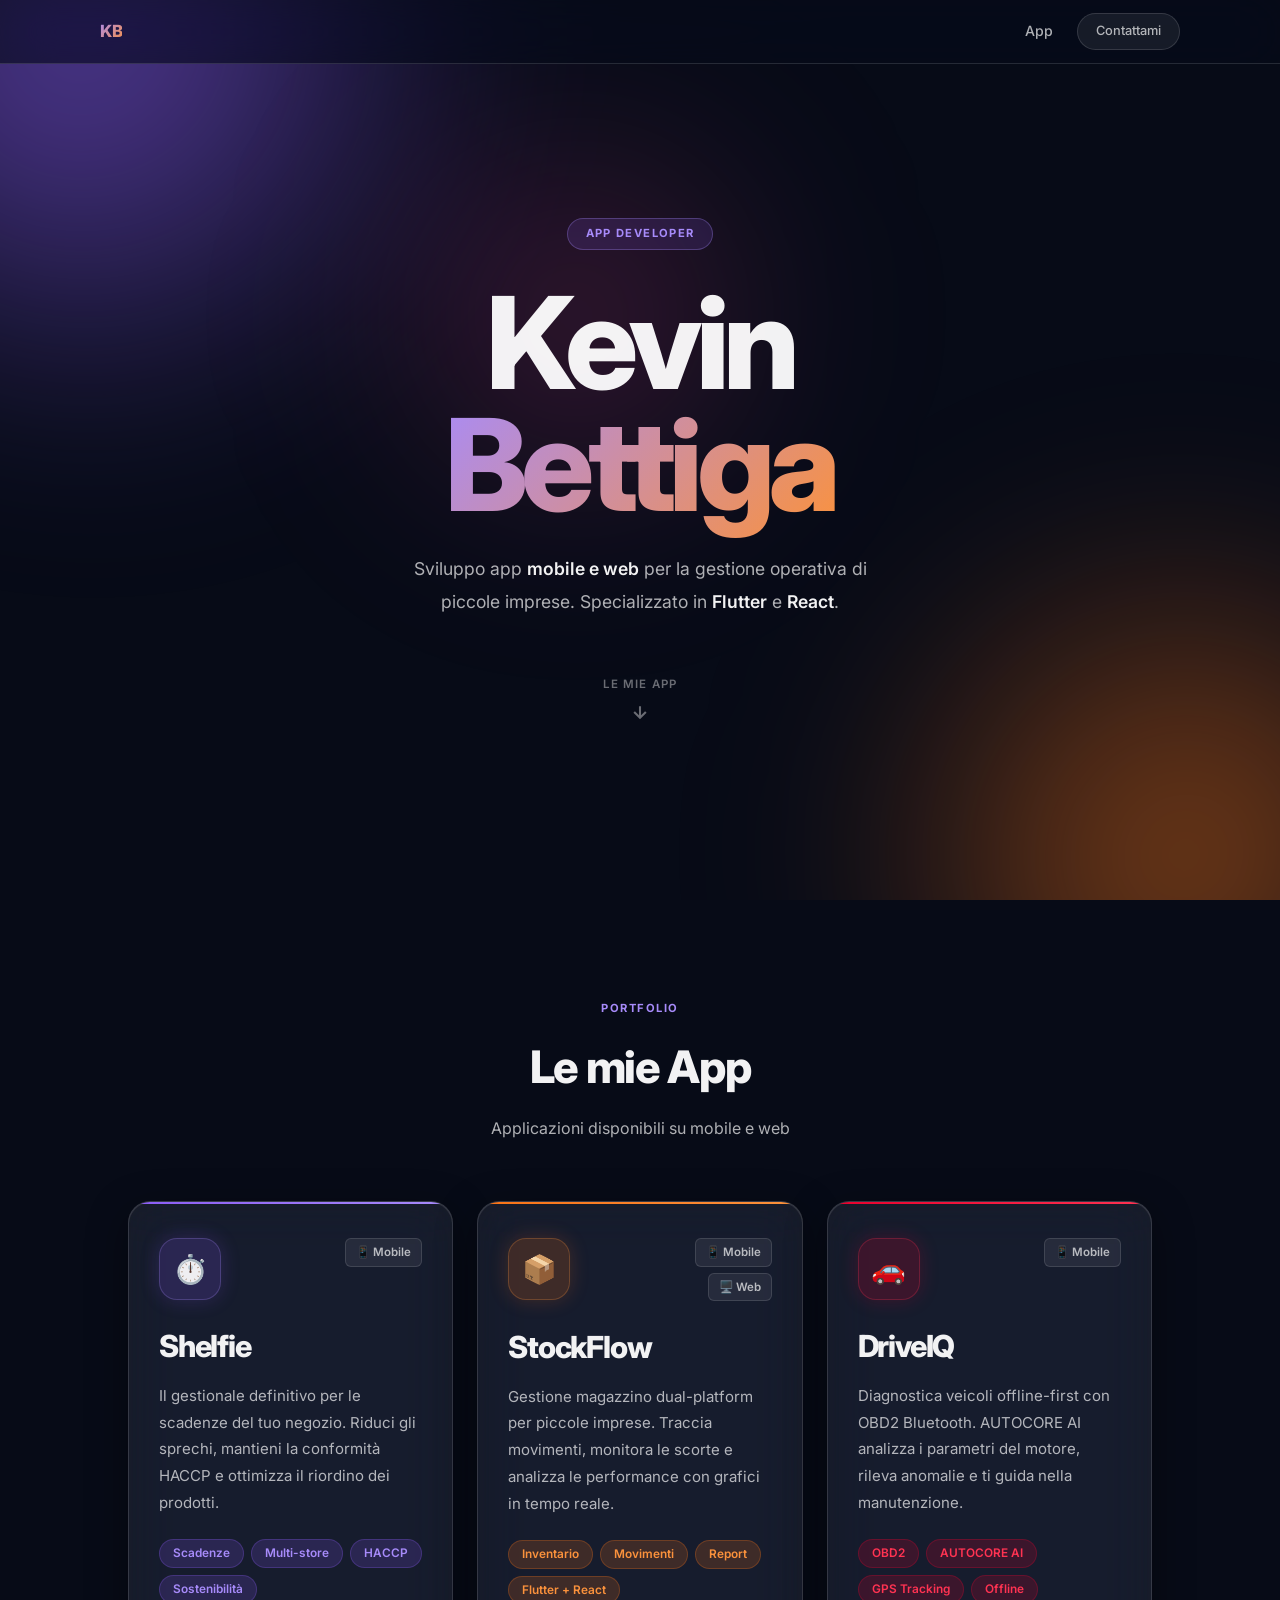
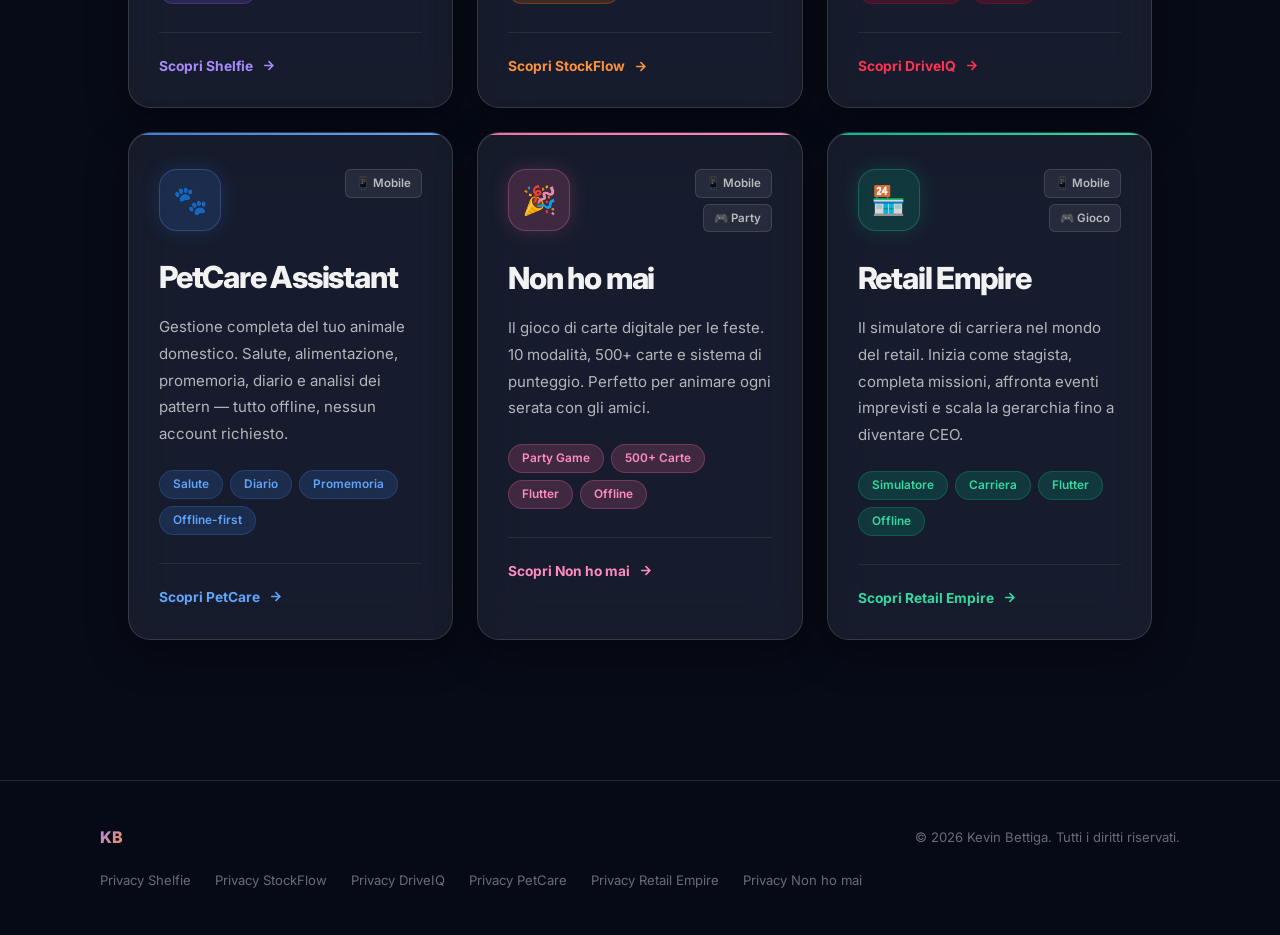
<file: index.html>
<!DOCTYPE html>
<html lang="it">
<head>
    <meta charset="UTF-8">
    <meta name="viewport" content="width=device-width, initial-scale=1.0">
    <title>Kevin Bettiga — App Developer</title>
    <meta name="description" content="Portfolio di Kevin Bettiga, sviluppatore di app mobile e web. Shelfie, StockFlow e DriveIQ.">
    <link rel="preconnect" href="https://fonts.googleapis.com">
    <link rel="stylesheet" href="style.css">
    <link href="https://fonts.googleapis.com/css2?family=Inter:wght@300;400;500;600;700;800&display=swap" rel="stylesheet">
</head>
<body>

    <!-- Fixed background canvas -->
    <div class="bg-canvas" aria-hidden="true">
        <div class="blob blob-1"></div>
        <div class="blob blob-2"></div>
        <div class="blob blob-3"></div>
    </div>

    <!-- Nav -->
    <nav class="nav">
        <div class="nav__inner">
            <span class="nav__logo grad-duo">KB</span>
            <div class="nav__links">
                <a href="#apps">App</a>
                <a href="mailto:kevinbettiga99x@gmail.com" class="nav__pill">Contattami</a>
            </div>
        </div>
    </nav>

    <!-- Hero -->
    <section class="hero">
        <div class="hero__content">
            <div class="hero__badge">App Developer</div>
            <h1 class="hero__title">Kevin<br><span class="grad-duo">Bettiga</span></h1>
            <p class="hero__sub">Sviluppo app <strong>mobile e web</strong> per la gestione operativa di piccole imprese. Specializzato in <strong>Flutter</strong> e <strong>React</strong>.</p>
            <a href="#apps" class="hero__arrow">
                Le mie app
                <svg width="20" height="20" viewBox="0 0 24 24" fill="none" stroke="currentColor" stroke-width="2.5"><path d="M12 5v14M5 12l7 7 7-7"/></svg>
            </a>
        </div>
    </section>

    <!-- Apps -->
    <section id="apps" class="apps-section">
        <div class="container">
            <p class="eyebrow">Portfolio</p>
            <h2 class="section-title">Le mie App</h2>
            <p class="section-sub">Applicazioni disponibili su mobile e web</p>

            <div class="apps-grid">

                <a href="shelfie.html" class="app-card app-card--shelfie fade-up d1">
                    <div class="app-card__bar"></div>
                    <div class="app-card__body">
                        <div class="app-card__head">
                            <div class="app-icon app-icon--purple">⏱️</div>
                            <div class="app-platforms">
                                <span class="platform-pill">📱 Mobile</span>
                            </div>
                        </div>
                        <h3 class="app-card__name">Shelfie</h3>
                        <p class="app-card__desc">Il gestionale definitivo per le scadenze del tuo negozio. Riduci gli sprechi, mantieni la conformità HACCP e ottimizza il riordino dei prodotti.</p>
                        <div class="app-tags">
                            <span class="tag tag--purple">Scadenze</span>
                            <span class="tag tag--purple">Multi-store</span>
                            <span class="tag tag--purple">HACCP</span>
                            <span class="tag tag--purple">Sostenibilità</span>
                        </div>
                        <div class="app-card__cta">
                            Scopri Shelfie
                            <svg width="15" height="15" viewBox="0 0 24 24" fill="none" stroke="currentColor" stroke-width="2.5"><path d="M5 12h14M12 5l7 7-7 7"/></svg>
                        </div>
                    </div>
                </a>

                <a href="stockflow.html" class="app-card app-card--stockflow fade-up d2">
                    <div class="app-card__bar"></div>
                    <div class="app-card__body">
                        <div class="app-card__head">
                            <div class="app-icon app-icon--orange">📦</div>
                            <div class="app-platforms">
                                <span class="platform-pill">📱 Mobile</span>
                                <span class="platform-pill">🖥️ Web</span>
                            </div>
                        </div>
                        <h3 class="app-card__name">StockFlow</h3>
                        <p class="app-card__desc">Gestione magazzino dual-platform per piccole imprese. Traccia movimenti, monitora le scorte e analizza le performance con grafici in tempo reale.</p>
                        <div class="app-tags">
                            <span class="tag tag--orange">Inventario</span>
                            <span class="tag tag--orange">Movimenti</span>
                            <span class="tag tag--orange">Report</span>
                            <span class="tag tag--orange">Flutter + React</span>
                        </div>
                        <div class="app-card__cta">
                            Scopri StockFlow
                            <svg width="15" height="15" viewBox="0 0 24 24" fill="none" stroke="currentColor" stroke-width="2.5"><path d="M5 12h14M12 5l7 7-7 7"/></svg>
                        </div>
                    </div>
                </a>

                <a href="driveiq.html" class="app-card app-card--driveiq fade-up d3">
                    <div class="app-card__bar"></div>
                    <div class="app-card__body">
                        <div class="app-card__head">
                            <div class="app-icon app-icon--red">🚗</div>
                            <div class="app-platforms">
                                <span class="platform-pill">📱 Mobile</span>
                            </div>
                        </div>
                        <h3 class="app-card__name">DriveIQ</h3>
                        <p class="app-card__desc">Diagnostica veicoli offline-first con OBD2 Bluetooth. AUTOCORE AI analizza i parametri del motore, rileva anomalie e ti guida nella manutenzione.</p>
                        <div class="app-tags">
                            <span class="tag tag--red">OBD2</span>
                            <span class="tag tag--red">AUTOCORE AI</span>
                            <span class="tag tag--red">GPS Tracking</span>
                            <span class="tag tag--red">Offline</span>
                        </div>
                        <div class="app-card__cta">
                            Scopri DriveIQ
                            <svg width="15" height="15" viewBox="0 0 24 24" fill="none" stroke="currentColor" stroke-width="2.5"><path d="M5 12h14M12 5l7 7-7 7"/></svg>
                        </div>
                    </div>
                </a>

                <a href="petcare.html" class="app-card app-card--petcare fade-up d4">
                    <div class="app-card__bar"></div>
                    <div class="app-card__body">
                        <div class="app-card__head">
                            <div class="app-icon app-icon--blue">🐾</div>
                            <div class="app-platforms">
                                <span class="platform-pill">📱 Mobile</span>
                            </div>
                        </div>
                        <h3 class="app-card__name">PetCare Assistant</h3>
                        <p class="app-card__desc">Gestione completa del tuo animale domestico. Salute, alimentazione, promemoria, diario e analisi dei pattern — tutto offline, nessun account richiesto.</p>
                        <div class="app-tags">
                            <span class="tag tag--blue">Salute</span>
                            <span class="tag tag--blue">Diario</span>
                            <span class="tag tag--blue">Promemoria</span>
                            <span class="tag tag--blue">Offline-first</span>
                        </div>
                        <div class="app-card__cta">
                            Scopri PetCare
                            <svg width="15" height="15" viewBox="0 0 24 24" fill="none" stroke="currentColor" stroke-width="2.5"><path d="M5 12h14M12 5l7 7-7 7"/></svg>
                        </div>
                    </div>
                </a>

                <a href="nonhomai.html" class="app-card app-card--nonhomai fade-up d5">
                    <div class="app-card__bar"></div>
                    <div class="app-card__body">
                        <div class="app-card__head">
                            <div class="app-icon app-icon--pink">🎉</div>
                            <div class="app-platforms">
                                <span class="platform-pill">📱 Mobile</span>
                                <span class="platform-pill">🎮 Party</span>
                            </div>
                        </div>
                        <h3 class="app-card__name">Non ho mai</h3>
                        <p class="app-card__desc">Il gioco di carte digitale per le feste. 10 modalità, 500+ carte e sistema di punteggio. Perfetto per animare ogni serata con gli amici.</p>
                        <div class="app-tags">
                            <span class="tag tag--pink">Party Game</span>
                            <span class="tag tag--pink">500+ Carte</span>
                            <span class="tag tag--pink">Flutter</span>
                            <span class="tag tag--pink">Offline</span>
                        </div>
                        <div class="app-card__cta">
                            Scopri Non ho mai
                            <svg width="15" height="15" viewBox="0 0 24 24" fill="none" stroke="currentColor" stroke-width="2.5"><path d="M5 12h14M12 5l7 7-7 7"/></svg>
                        </div>
                    </div>
                </a>

                <a href="retail-empire.html" class="app-card app-card--retail fade-up d6">
                    <div class="app-card__bar"></div>
                    <div class="app-card__body">
                        <div class="app-card__head">
                            <div class="app-icon app-icon--green">🏪</div>
                            <div class="app-platforms">
                                <span class="platform-pill">📱 Mobile</span>
                                <span class="platform-pill">🎮 Gioco</span>
                            </div>
                        </div>
                        <h3 class="app-card__name">Retail Empire</h3>
                        <p class="app-card__desc">Il simulatore di carriera nel mondo del retail. Inizia come stagista, completa missioni, affronta eventi imprevisti e scala la gerarchia fino a diventare CEO.</p>
                        <div class="app-tags">
                            <span class="tag tag--green">Simulatore</span>
                            <span class="tag tag--green">Carriera</span>
                            <span class="tag tag--green">Flutter</span>
                            <span class="tag tag--green">Offline</span>
                        </div>
                        <div class="app-card__cta">
                            Scopri Retail Empire
                            <svg width="15" height="15" viewBox="0 0 24 24" fill="none" stroke="currentColor" stroke-width="2.5"><path d="M5 12h14M12 5l7 7-7 7"/></svg>
                        </div>
                    </div>
                </a>

            </div>
        </div>
    </section>

    <!-- Footer -->
    <footer class="footer">
        <div class="footer__inner">
            <span class="footer__logo grad-duo">KB</span>
            <p class="footer__copy">&copy; 2026 Kevin Bettiga. Tutti i diritti riservati.</p>
            <div class="footer__links">
                <a href="privacy-shelfie.html">Privacy Shelfie</a>
                <a href="privacy-stockflow.html">Privacy StockFlow</a>
                <a href="privacy-driveiq.html">Privacy DriveIQ</a>
                <a href="privacy-petcare.html">Privacy PetCare</a>
                <a href="privacy-retail-empire.html">Privacy Retail Empire</a>
                <a href="privacy-nonhomai.html">Privacy Non ho mai</a>

            </div>
        </div>
    </footer>

    <script>
        const io = new IntersectionObserver(entries => {
            entries.forEach(e => { if (e.isIntersecting) { e.target.classList.add('visible'); io.unobserve(e.target); } });
        }, { threshold: 0.12 });
        document.querySelectorAll('.fade-up').forEach(el => io.observe(el));
    </script>
</body>
</html>
</file>
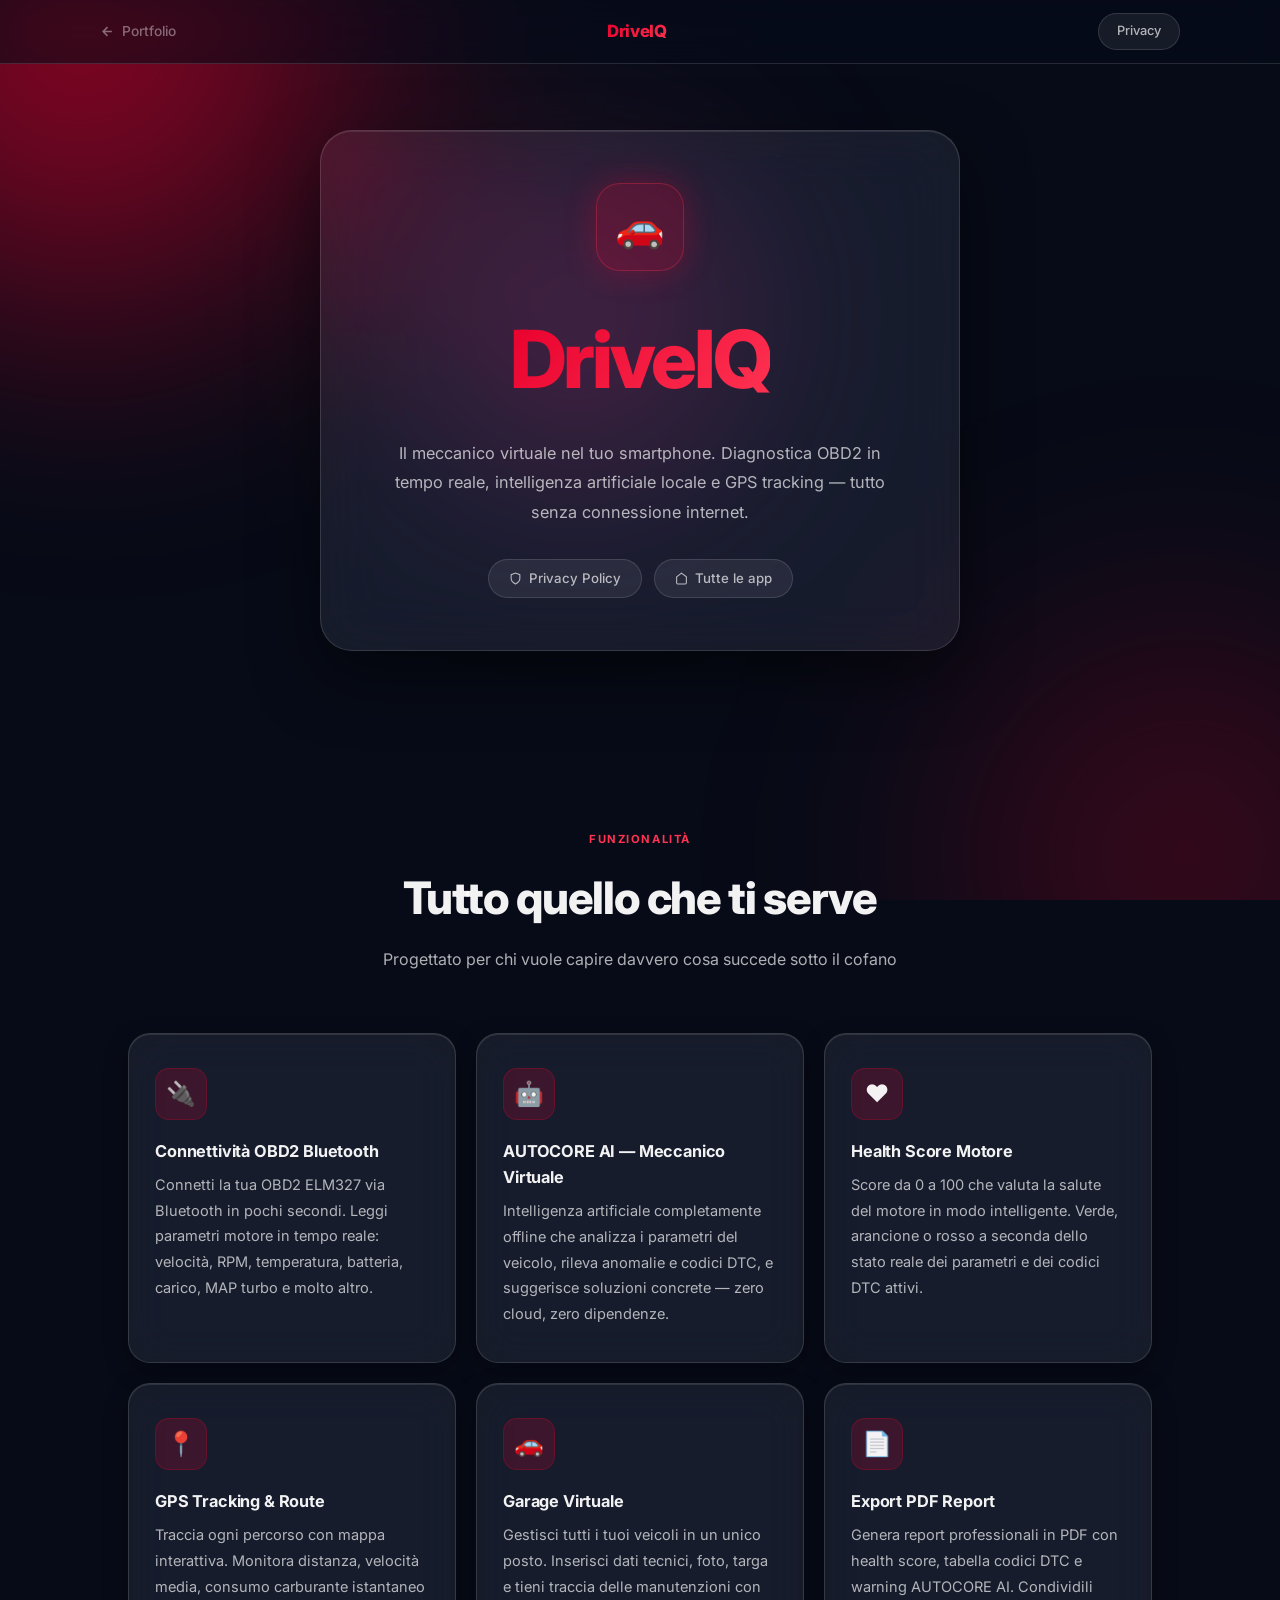
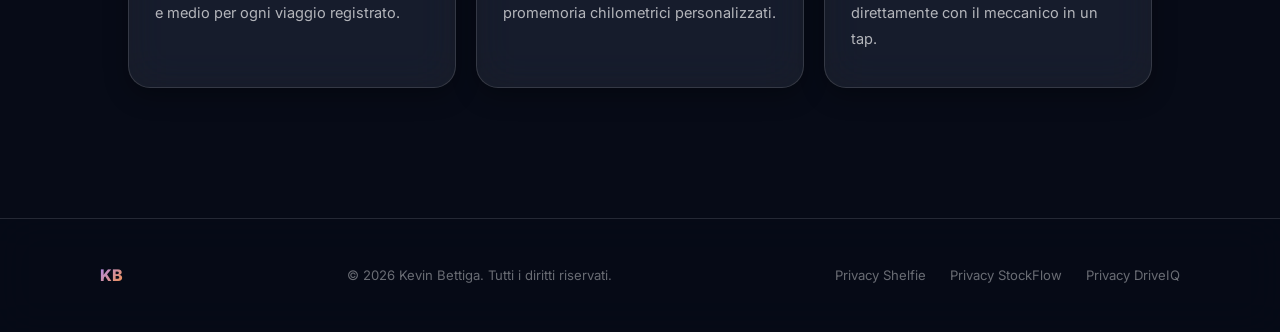
<file: driveiq.html>
<!DOCTYPE html>
<html lang="it">
<head>
    <meta charset="UTF-8">
    <meta name="viewport" content="width=device-width, initial-scale=1.0">
    <title>DriveIQ — Diagnostica veicoli offline-first con OBD2</title>
    <meta name="description" content="DriveIQ è l'app per la diagnostica del tuo veicolo. OBD2 Bluetooth, AUTOCORE AI, GPS tracking e gestione garage, tutto offline.">
    <link rel="preconnect" href="https://fonts.googleapis.com">
    <link rel="stylesheet" href="style.css">
    <link href="https://fonts.googleapis.com/css2?family=Inter:wght@300;400;500;600;700;800&display=swap" rel="stylesheet">
</head>
<body>

    <div class="bg-canvas" aria-hidden="true">
        <div class="blob blob-1 r-strong"></div>
        <div class="blob blob-2 r-soft"></div>
        <div class="blob blob-3"></div>
    </div>

    <nav class="nav">
        <div class="nav__inner">
            <a href="index.html" class="nav__back">
                <svg width="15" height="15" viewBox="0 0 24 24" fill="none" stroke="currentColor" stroke-width="2.5"><path d="M19 12H5M12 5l-7 7 7 7"/></svg>
                Portfolio
            </a>
            <span class="nav__logo grad-red">DriveIQ</span>
            <div class="nav__links">
                <a href="privacy-driveiq.html" class="nav__pill">Privacy</a>
            </div>
        </div>
    </nav>

    <header class="app-hero">
        <div class="app-hero__panel">
            <div class="app-hero__icon app-hero__icon--red">🚗</div>
            <h1 class="app-hero__title"><span class="grad-red">DriveIQ</span></h1>
            <p class="app-hero__sub">Il meccanico virtuale nel tuo smartphone. Diagnostica OBD2 in tempo reale, intelligenza artificiale locale e GPS tracking — tutto senza connessione internet.</p>
            <div class="app-hero__actions">
                <a href="privacy-driveiq.html" class="app-hero__pill">
                    <svg width="13" height="13" viewBox="0 0 24 24" fill="none" stroke="currentColor" stroke-width="2"><path d="M12 22s8-4 8-10V5l-8-3-8 3v7c0 6 8 10 8 10z"/></svg>
                    Privacy Policy
                </a>
                <a href="index.html" class="app-hero__pill">
                    <svg width="13" height="13" viewBox="0 0 24 24" fill="none" stroke="currentColor" stroke-width="2"><path d="M3 9l9-7 9 7v11a2 2 0 0 1-2 2H5a2 2 0 0 1-2-2z"/></svg>
                    Tutte le app
                </a>
            </div>
        </div>
    </header>

    <section class="features-section">
        <div class="container">
            <p class="eyebrow eyebrow--red">Funzionalità</p>
            <h2 class="section-title">Tutto quello che ti serve</h2>
            <p class="section-sub">Progettato per chi vuole capire davvero cosa succede sotto il cofano</p>

            <div class="features-grid">
                <div class="feature-card feature-card--red fade-up d1">
                    <div class="feature-icon">🔌</div>
                    <h3>Connettività OBD2 Bluetooth</h3>
                    <p>Connetti la tua OBD2 ELM327 via Bluetooth in pochi secondi. Leggi parametri motore in tempo reale: velocità, RPM, temperatura, batteria, carico, MAP turbo e molto altro.</p>
                </div>
                <div class="feature-card feature-card--red fade-up d2">
                    <div class="feature-icon">🤖</div>
                    <h3>AUTOCORE AI — Meccanico Virtuale</h3>
                    <p>Intelligenza artificiale completamente offline che analizza i parametri del veicolo, rileva anomalie e codici DTC, e suggerisce soluzioni concrete — zero cloud, zero dipendenze.</p>
                </div>
                <div class="feature-card feature-card--red fade-up d3">
                    <div class="feature-icon">❤️</div>
                    <h3>Health Score Motore</h3>
                    <p>Score da 0 a 100 che valuta la salute del motore in modo intelligente. Verde, arancione o rosso a seconda dello stato reale dei parametri e dei codici DTC attivi.</p>
                </div>
                <div class="feature-card feature-card--red fade-up d4">
                    <div class="feature-icon">📍</div>
                    <h3>GPS Tracking & Route</h3>
                    <p>Traccia ogni percorso con mappa interattiva. Monitora distanza, velocità media, consumo carburante istantaneo e medio per ogni viaggio registrato.</p>
                </div>
                <div class="feature-card feature-card--red fade-up d5">
                    <div class="feature-icon">🚗</div>
                    <h3>Garage Virtuale</h3>
                    <p>Gestisci tutti i tuoi veicoli in un unico posto. Inserisci dati tecnici, foto, targa e tieni traccia delle manutenzioni con promemoria chilometrici personalizzati.</p>
                </div>
                <div class="feature-card feature-card--red fade-up d6">
                    <div class="feature-icon">📄</div>
                    <h3>Export PDF Report</h3>
                    <p>Genera report professionali in PDF con health score, tabella codici DTC e warning AUTOCORE AI. Condividili direttamente con il meccanico in un tap.</p>
                </div>
            </div>
        </div>
    </section>

    <footer class="footer">
        <div class="footer__inner">
            <span class="footer__logo grad-duo">KB</span>
            <p class="footer__copy">&copy; 2026 Kevin Bettiga. Tutti i diritti riservati.</p>
            <div class="footer__links">
                <a href="privacy-shelfie.html">Privacy Shelfie</a>
                <a href="privacy-stockflow.html">Privacy StockFlow</a>
                <a href="privacy-driveiq.html">Privacy DriveIQ</a>
            </div>
        </div>
    </footer>

    <script>
        const io = new IntersectionObserver(entries => {
            entries.forEach(e => { if (e.isIntersecting) { e.target.classList.add('visible'); io.unobserve(e.target); } });
        }, { threshold: 0.12 });
        document.querySelectorAll('.fade-up').forEach(el => io.observe(el));
    </script>
</body>
</html>
</file>
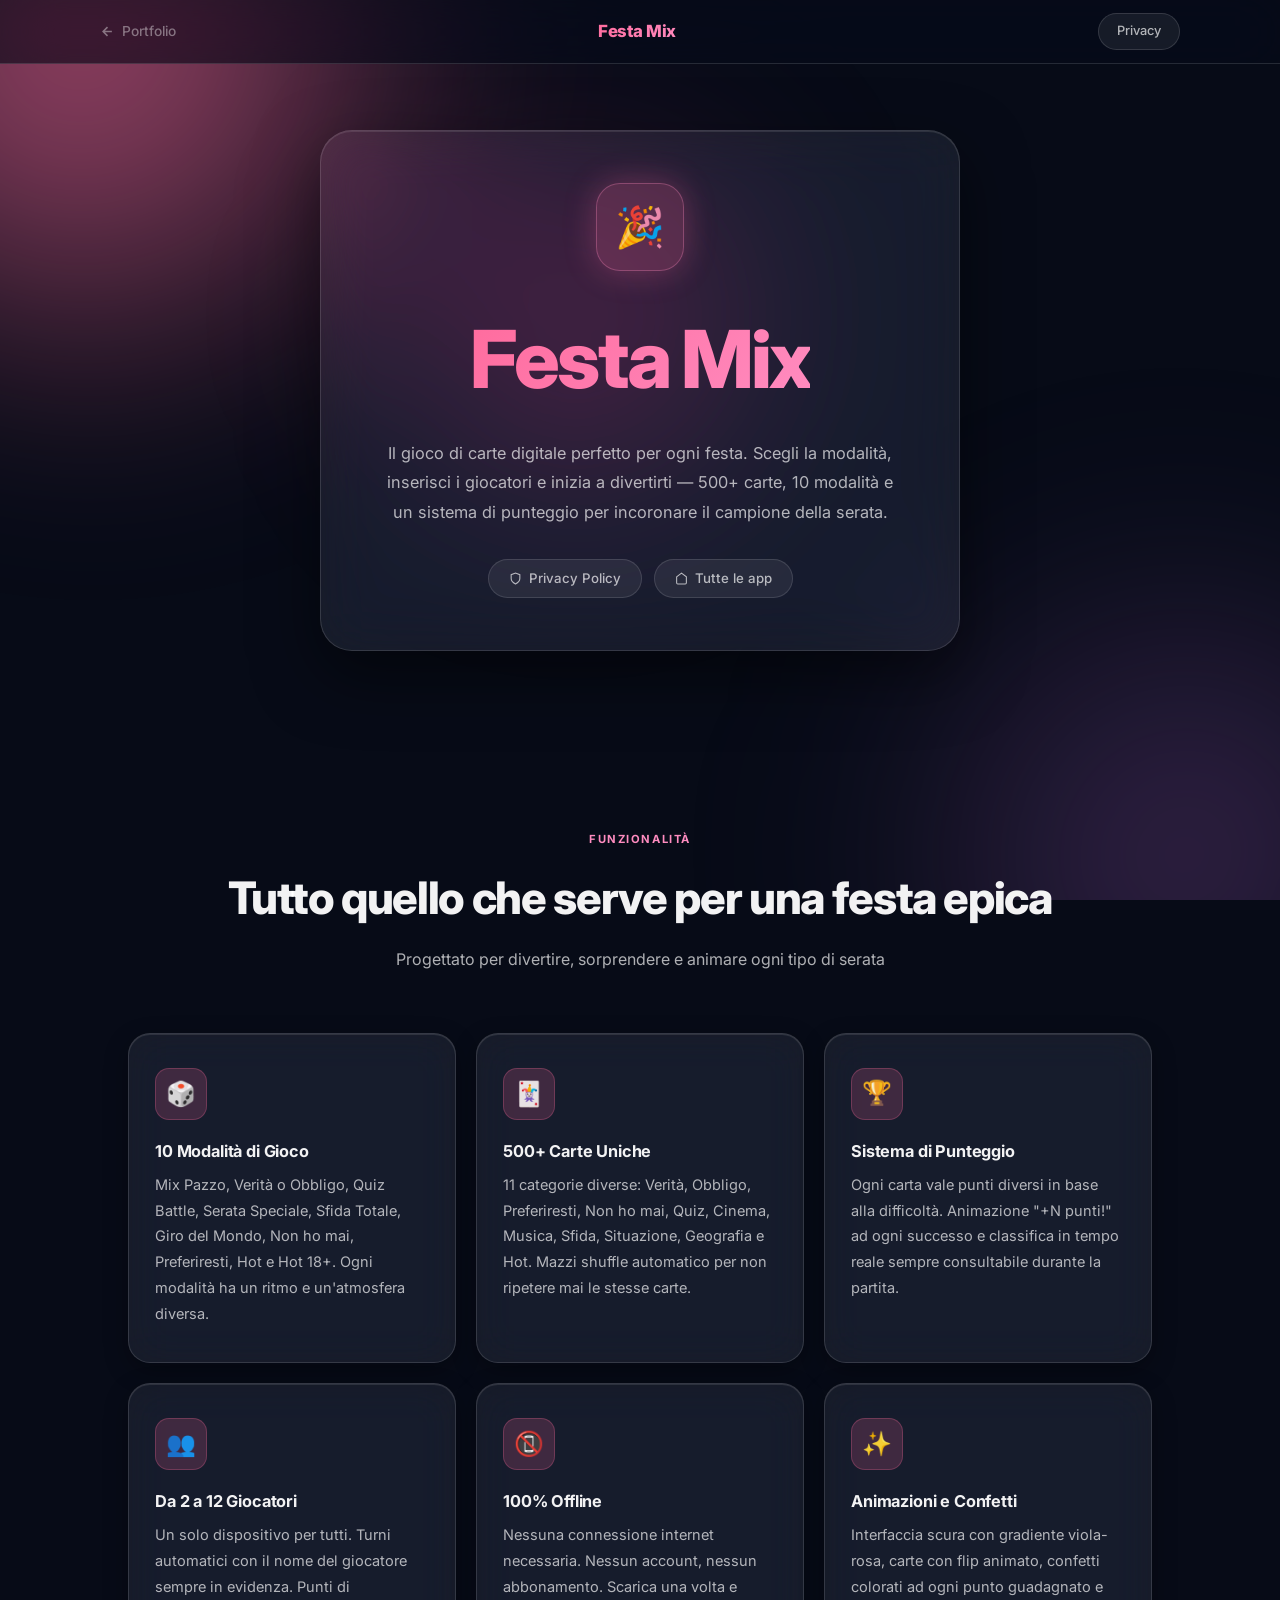
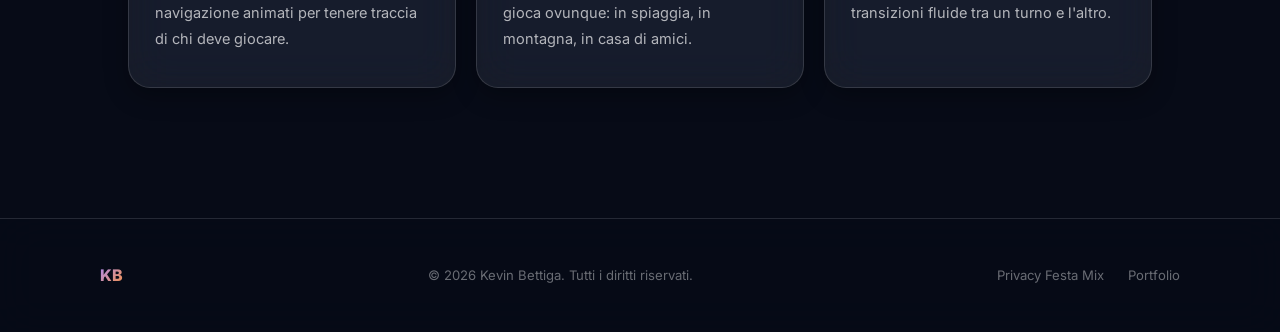
<file: festamix.html>
<!DOCTYPE html>
<html lang="it">
<head>
    <meta charset="UTF-8">
    <meta name="viewport" content="width=device-width, initial-scale=1.0">
    <title>Festa Mix — Il gioco di carte per le feste</title>
    <meta name="description" content="Festa Mix è il gioco di carte digitale per le feste. 10 modalità di gioco, 500+ carte, sistema di punteggio. Verità, obbligo, quiz e molto altro.">
    <link rel="preconnect" href="https://fonts.googleapis.com">
    <link rel="stylesheet" href="style.css">
    <link href="https://fonts.googleapis.com/css2?family=Inter:wght@300;400;500;600;700;800&display=swap" rel="stylesheet">
</head>
<body>

    <div class="bg-canvas" aria-hidden="true">
        <div class="blob blob-1 pk-strong"></div>
        <div class="blob blob-2 pk-soft"></div>
        <div class="blob blob-3"></div>
    </div>

    <nav class="nav">
        <div class="nav__inner">
            <a href="index.html" class="nav__back">
                <svg width="15" height="15" viewBox="0 0 24 24" fill="none" stroke="currentColor" stroke-width="2.5"><path d="M19 12H5M12 5l-7 7 7 7"/></svg>
                Portfolio
            </a>
            <span class="nav__logo grad-pink">Festa Mix</span>
            <div class="nav__links">
                <a href="privacy-festamix.html" class="nav__pill">Privacy</a>
            </div>
        </div>
    </nav>

    <header class="app-hero">
        <div class="app-hero__panel">
            <div class="app-hero__icon app-hero__icon--pink">🎉</div>
            <h1 class="app-hero__title"><span class="grad-pink">Festa Mix</span></h1>
            <p class="app-hero__sub">Il gioco di carte digitale perfetto per ogni festa. Scegli la modalità, inserisci i giocatori e inizia a divertirti — 500+ carte, 10 modalità e un sistema di punteggio per incoronare il campione della serata.</p>
            <div class="app-hero__actions">
                <a href="privacy-festamix.html" class="app-hero__pill">
                    <svg width="13" height="13" viewBox="0 0 24 24" fill="none" stroke="currentColor" stroke-width="2"><path d="M12 22s8-4 8-10V5l-8-3-8 3v7c0 6 8 10 8 10z"/></svg>
                    Privacy Policy
                </a>
                <a href="index.html" class="app-hero__pill">
                    <svg width="13" height="13" viewBox="0 0 24 24" fill="none" stroke="currentColor" stroke-width="2"><path d="M3 9l9-7 9 7v11a2 2 0 0 1-2 2H5a2 2 0 0 1-2-2z"/></svg>
                    Tutte le app
                </a>
            </div>
        </div>
    </header>

    <section class="features-section">
        <div class="container">
            <p class="eyebrow eyebrow--pink">Funzionalità</p>
            <h2 class="section-title">Tutto quello che serve per una festa epica</h2>
            <p class="section-sub">Progettato per divertire, sorprendere e animare ogni tipo di serata</p>

            <div class="features-grid">
                <div class="feature-card feature-card--pink fade-up d1">
                    <div class="feature-icon">🎲</div>
                    <h3>10 Modalità di Gioco</h3>
                    <p>Mix Pazzo, Verità o Obbligo, Quiz Battle, Serata Speciale, Sfida Totale, Giro del Mondo, Non ho mai, Preferiresti, Hot e Hot 18+. Ogni modalità ha un ritmo e un'atmosfera diversa.</p>
                </div>
                <div class="feature-card feature-card--pink fade-up d2">
                    <div class="feature-icon">🃏</div>
                    <h3>500+ Carte Uniche</h3>
                    <p>11 categorie diverse: Verità, Obbligo, Preferiresti, Non ho mai, Quiz, Cinema, Musica, Sfida, Situazione, Geografia e Hot. Mazzi shuffle automatico per non ripetere mai le stesse carte.</p>
                </div>
                <div class="feature-card feature-card--pink fade-up d3">
                    <div class="feature-icon">🏆</div>
                    <h3>Sistema di Punteggio</h3>
                    <p>Ogni carta vale punti diversi in base alla difficoltà. Animazione "+N punti!" ad ogni successo e classifica in tempo reale sempre consultabile durante la partita.</p>
                </div>
                <div class="feature-card feature-card--pink fade-up d4">
                    <div class="feature-icon">👥</div>
                    <h3>Da 2 a 12 Giocatori</h3>
                    <p>Un solo dispositivo per tutti. Turni automatici con il nome del giocatore sempre in evidenza. Punti di navigazione animati per tenere traccia di chi deve giocare.</p>
                </div>
                <div class="feature-card feature-card--pink fade-up d5">
                    <div class="feature-icon">📵</div>
                    <h3>100% Offline</h3>
                    <p>Nessuna connessione internet necessaria. Nessun account, nessun abbonamento. Scarica una volta e gioca ovunque: in spiaggia, in montagna, in casa di amici.</p>
                </div>
                <div class="feature-card feature-card--pink fade-up d6">
                    <div class="feature-icon">✨</div>
                    <h3>Animazioni e Confetti</h3>
                    <p>Interfaccia scura con gradiente viola-rosa, carte con flip animato, confetti colorati ad ogni punto guadagnato e transizioni fluide tra un turno e l'altro.</p>
                </div>
            </div>
        </div>
    </section>

    <footer class="footer">
        <div class="footer__inner">
            <span class="footer__logo grad-duo">KB</span>
            <p class="footer__copy">&copy; 2026 Kevin Bettiga. Tutti i diritti riservati.</p>
            <div class="footer__links">
                <a href="privacy-festamix.html">Privacy Festa Mix</a>
                <a href="index.html">Portfolio</a>
            </div>
        </div>
    </footer>

    <script>
        const io = new IntersectionObserver(entries => {
            entries.forEach(e => { if (e.isIntersecting) { e.target.classList.add('visible'); io.unobserve(e.target); } });
        }, { threshold: 0.12 });
        document.querySelectorAll('.fade-up').forEach(el => io.observe(el));
    </script>
</body>
</html>
</file>
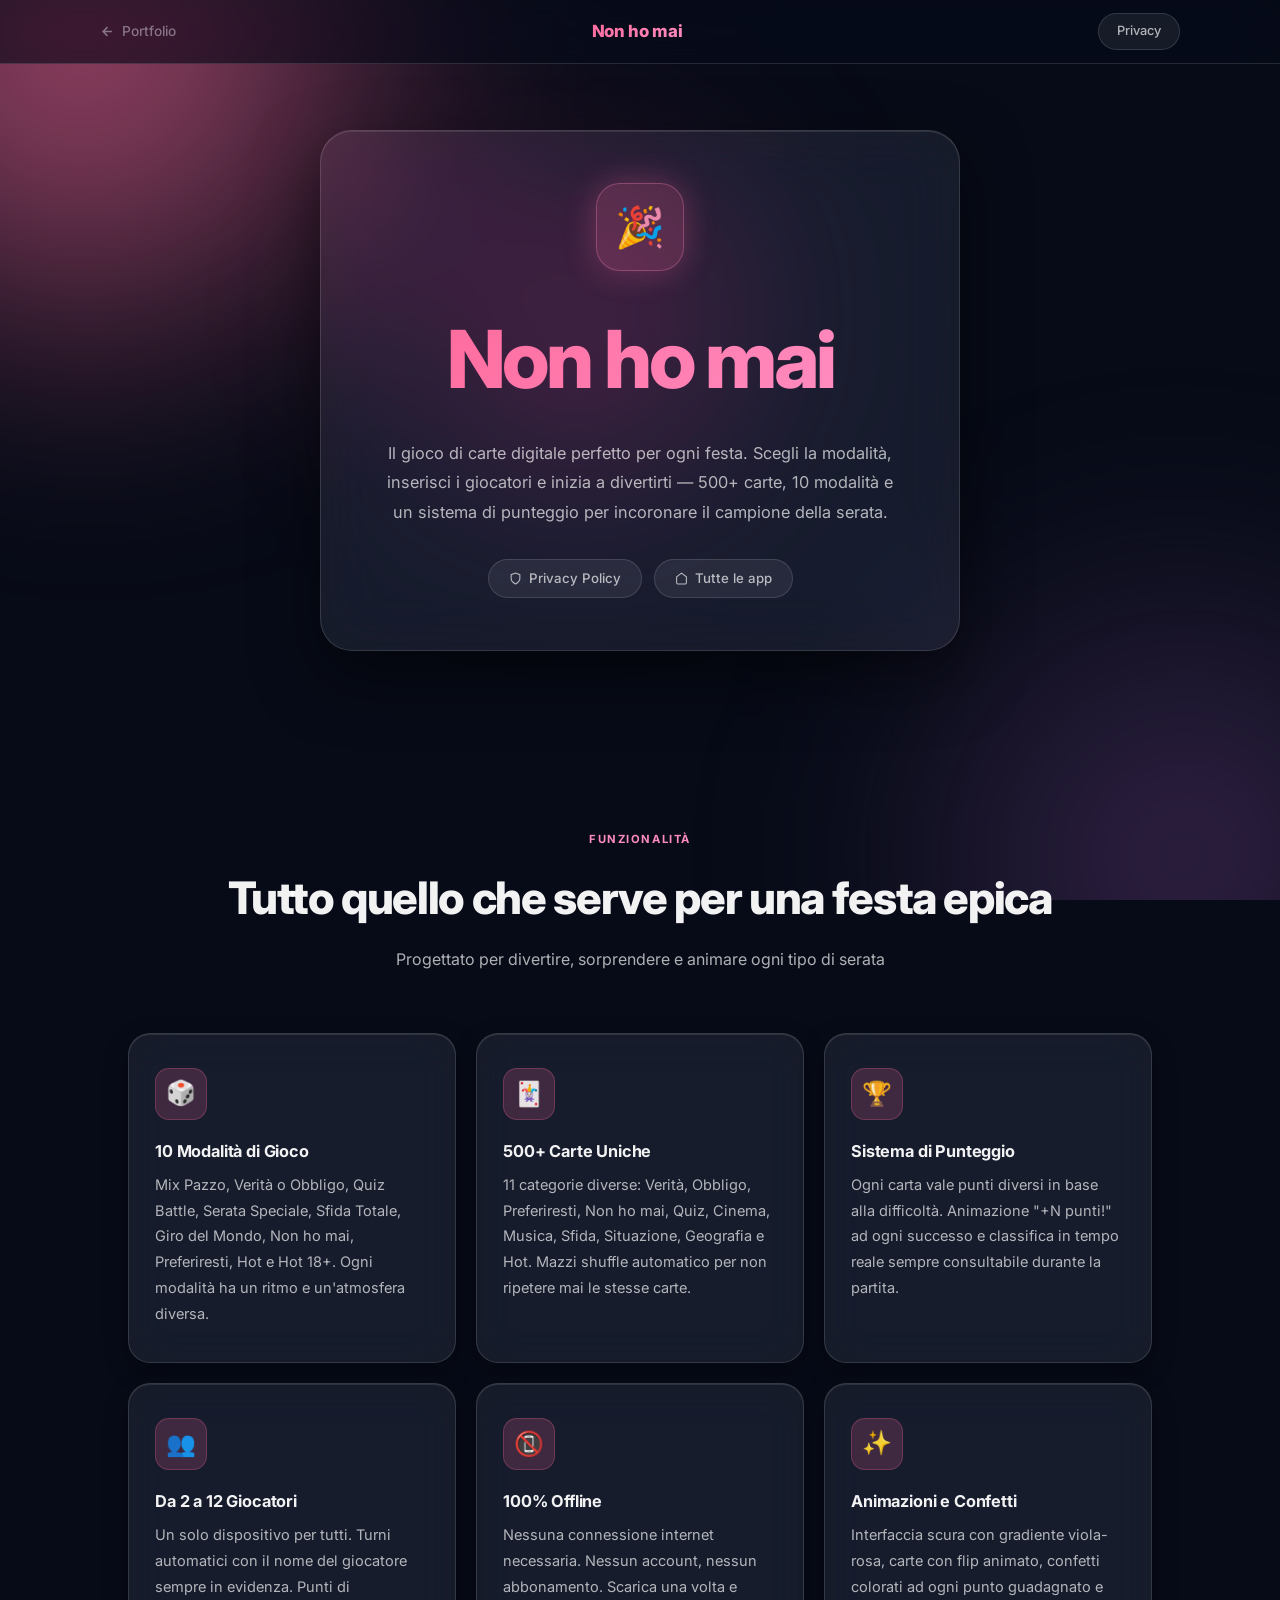
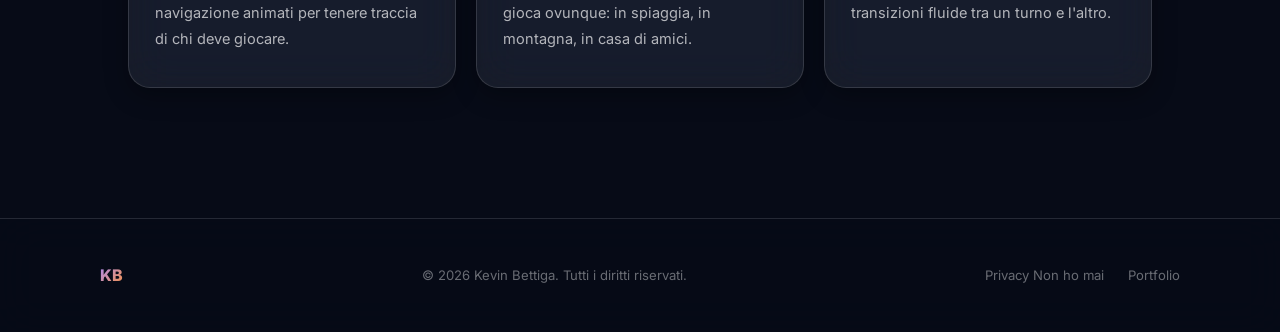
<file: nonhomai.html>
<!DOCTYPE html>
<html lang="it">
<head>
    <meta charset="UTF-8">
    <meta name="viewport" content="width=device-width, initial-scale=1.0">
    <title>Non ho mai — Il gioco di carte per le feste</title>
    <meta name="description" content="Non ho mai è il gioco di carte digitale per le feste. 10 modalità di gioco, 500+ carte, sistema di punteggio. Verità, obbligo, quiz e molto altro.">
    <link rel="preconnect" href="https://fonts.googleapis.com">
    <link rel="stylesheet" href="style.css">
    <link href="https://fonts.googleapis.com/css2?family=Inter:wght@300;400;500;600;700;800&display=swap" rel="stylesheet">
</head>
<body>

    <div class="bg-canvas" aria-hidden="true">
        <div class="blob blob-1 pk-strong"></div>
        <div class="blob blob-2 pk-soft"></div>
        <div class="blob blob-3"></div>
    </div>

    <nav class="nav">
        <div class="nav__inner">
            <a href="index.html" class="nav__back">
                <svg width="15" height="15" viewBox="0 0 24 24" fill="none" stroke="currentColor" stroke-width="2.5"><path d="M19 12H5M12 5l-7 7 7 7"/></svg>
                Portfolio
            </a>
            <span class="nav__logo grad-pink">Non ho mai</span>
            <div class="nav__links">
                <a href="privacy-nonhomai.html" class="nav__pill">Privacy</a>
            </div>
        </div>
    </nav>

    <header class="app-hero">
        <div class="app-hero__panel">
            <div class="app-hero__icon app-hero__icon--pink">🎉</div>
            <h1 class="app-hero__title"><span class="grad-pink">Non ho mai</span></h1>
            <p class="app-hero__sub">Il gioco di carte digitale perfetto per ogni festa. Scegli la modalità, inserisci i giocatori e inizia a divertirti — 500+ carte, 10 modalità e un sistema di punteggio per incoronare il campione della serata.</p>
            <div class="app-hero__actions">
                <a href="privacy-nonhomai.html" class="app-hero__pill">
                    <svg width="13" height="13" viewBox="0 0 24 24" fill="none" stroke="currentColor" stroke-width="2"><path d="M12 22s8-4 8-10V5l-8-3-8 3v7c0 6 8 10 8 10z"/></svg>
                    Privacy Policy
                </a>
                <a href="index.html" class="app-hero__pill">
                    <svg width="13" height="13" viewBox="0 0 24 24" fill="none" stroke="currentColor" stroke-width="2"><path d="M3 9l9-7 9 7v11a2 2 0 0 1-2 2H5a2 2 0 0 1-2-2z"/></svg>
                    Tutte le app
                </a>
            </div>
        </div>
    </header>

    <section class="features-section">
        <div class="container">
            <p class="eyebrow eyebrow--pink">Funzionalità</p>
            <h2 class="section-title">Tutto quello che serve per una festa epica</h2>
            <p class="section-sub">Progettato per divertire, sorprendere e animare ogni tipo di serata</p>

            <div class="features-grid">
                <div class="feature-card feature-card--pink fade-up d1">
                    <div class="feature-icon">🎲</div>
                    <h3>10 Modalità di Gioco</h3>
                    <p>Mix Pazzo, Verità o Obbligo, Quiz Battle, Serata Speciale, Sfida Totale, Giro del Mondo, Non ho mai, Preferiresti, Hot e Hot 18+. Ogni modalità ha un ritmo e un'atmosfera diversa.</p>
                </div>
                <div class="feature-card feature-card--pink fade-up d2">
                    <div class="feature-icon">🃏</div>
                    <h3>500+ Carte Uniche</h3>
                    <p>11 categorie diverse: Verità, Obbligo, Preferiresti, Non ho mai, Quiz, Cinema, Musica, Sfida, Situazione, Geografia e Hot. Mazzi shuffle automatico per non ripetere mai le stesse carte.</p>
                </div>
                <div class="feature-card feature-card--pink fade-up d3">
                    <div class="feature-icon">🏆</div>
                    <h3>Sistema di Punteggio</h3>
                    <p>Ogni carta vale punti diversi in base alla difficoltà. Animazione "+N punti!" ad ogni successo e classifica in tempo reale sempre consultabile durante la partita.</p>
                </div>
                <div class="feature-card feature-card--pink fade-up d4">
                    <div class="feature-icon">👥</div>
                    <h3>Da 2 a 12 Giocatori</h3>
                    <p>Un solo dispositivo per tutti. Turni automatici con il nome del giocatore sempre in evidenza. Punti di navigazione animati per tenere traccia di chi deve giocare.</p>
                </div>
                <div class="feature-card feature-card--pink fade-up d5">
                    <div class="feature-icon">📵</div>
                    <h3>100% Offline</h3>
                    <p>Nessuna connessione internet necessaria. Nessun account, nessun abbonamento. Scarica una volta e gioca ovunque: in spiaggia, in montagna, in casa di amici.</p>
                </div>
                <div class="feature-card feature-card--pink fade-up d6">
                    <div class="feature-icon">✨</div>
                    <h3>Animazioni e Confetti</h3>
                    <p>Interfaccia scura con gradiente viola-rosa, carte con flip animato, confetti colorati ad ogni punto guadagnato e transizioni fluide tra un turno e l'altro.</p>
                </div>
            </div>
        </div>
    </section>

    <footer class="footer">
        <div class="footer__inner">
            <span class="footer__logo grad-duo">KB</span>
            <p class="footer__copy">&copy; 2026 Kevin Bettiga. Tutti i diritti riservati.</p>
            <div class="footer__links">
                <a href="privacy-nonhomai.html">Privacy Non ho mai</a>
                <a href="index.html">Portfolio</a>
            </div>
        </div>
    </footer>

    <script>
        const io = new IntersectionObserver(entries => {
            entries.forEach(e => { if (e.isIntersecting) { e.target.classList.add('visible'); io.unobserve(e.target); } });
        }, { threshold: 0.12 });
        document.querySelectorAll('.fade-up').forEach(el => io.observe(el));
    </script>
</body>
</html>
</file>
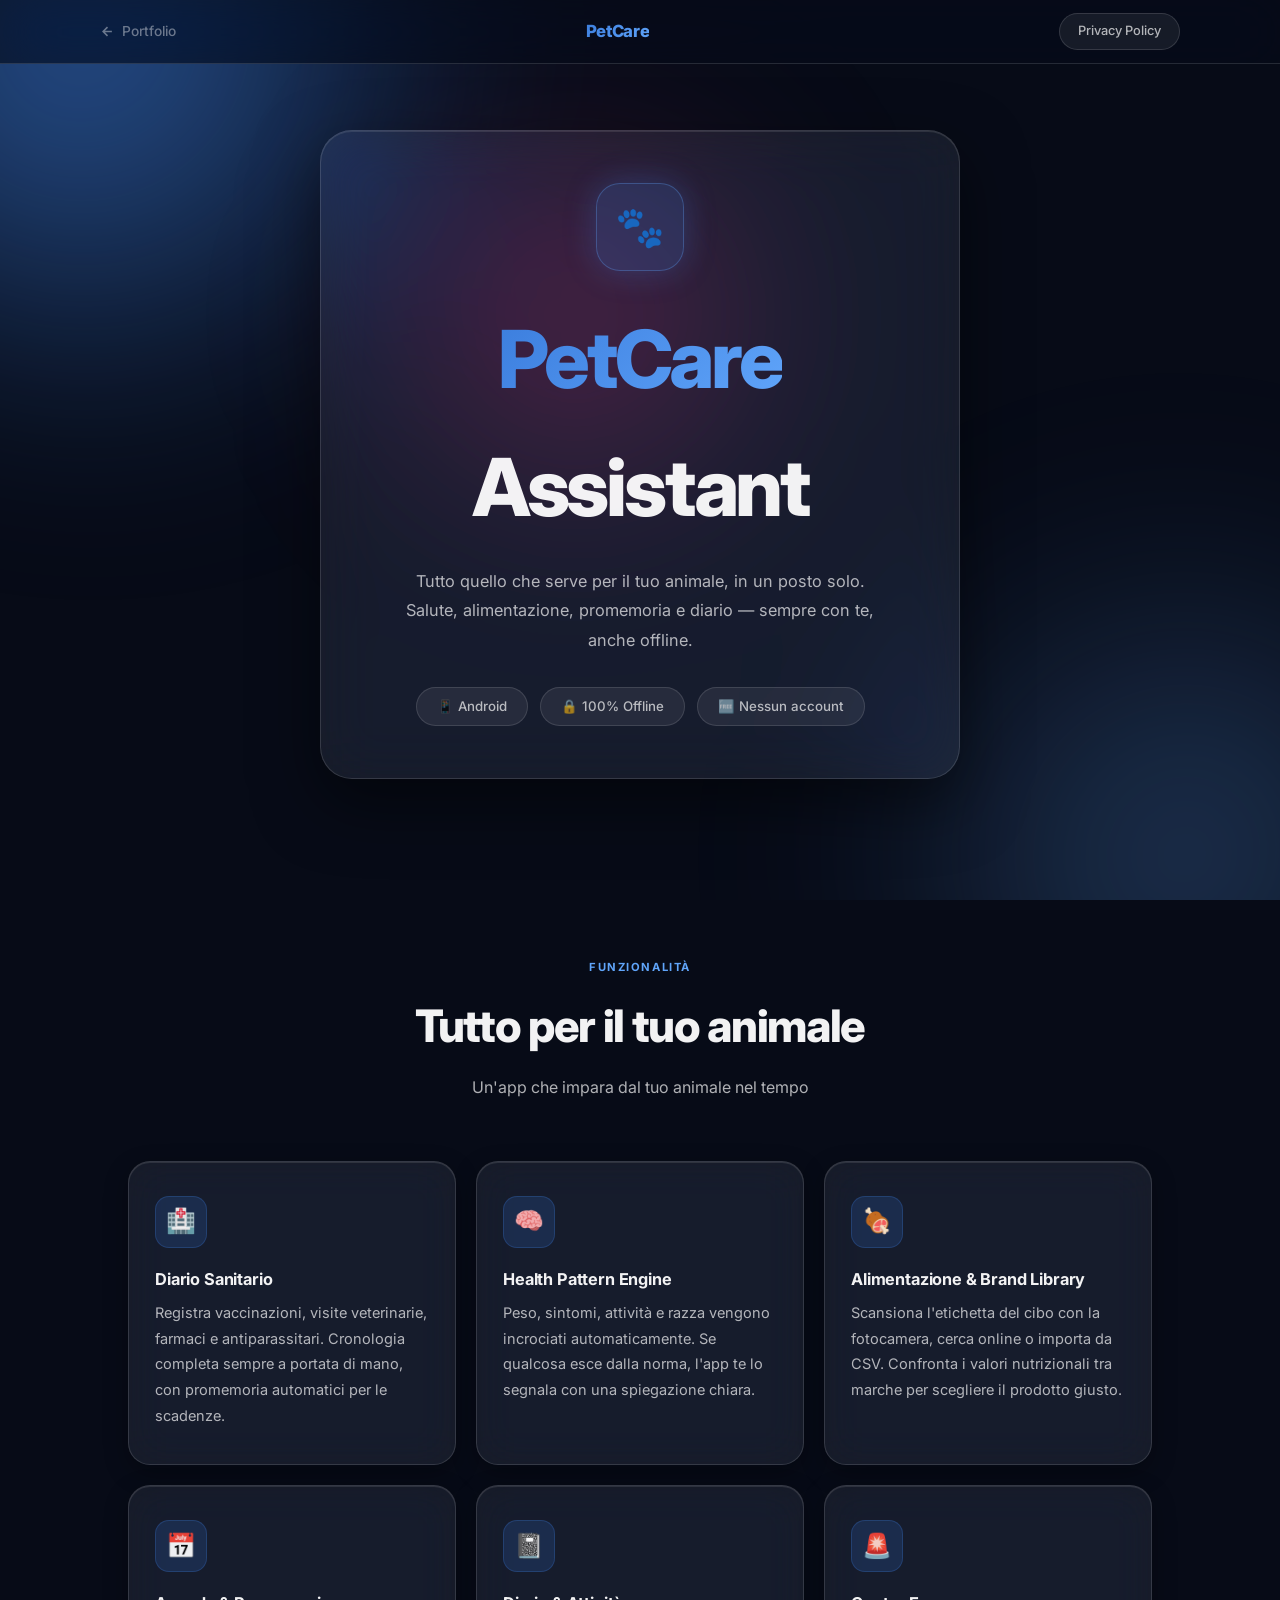
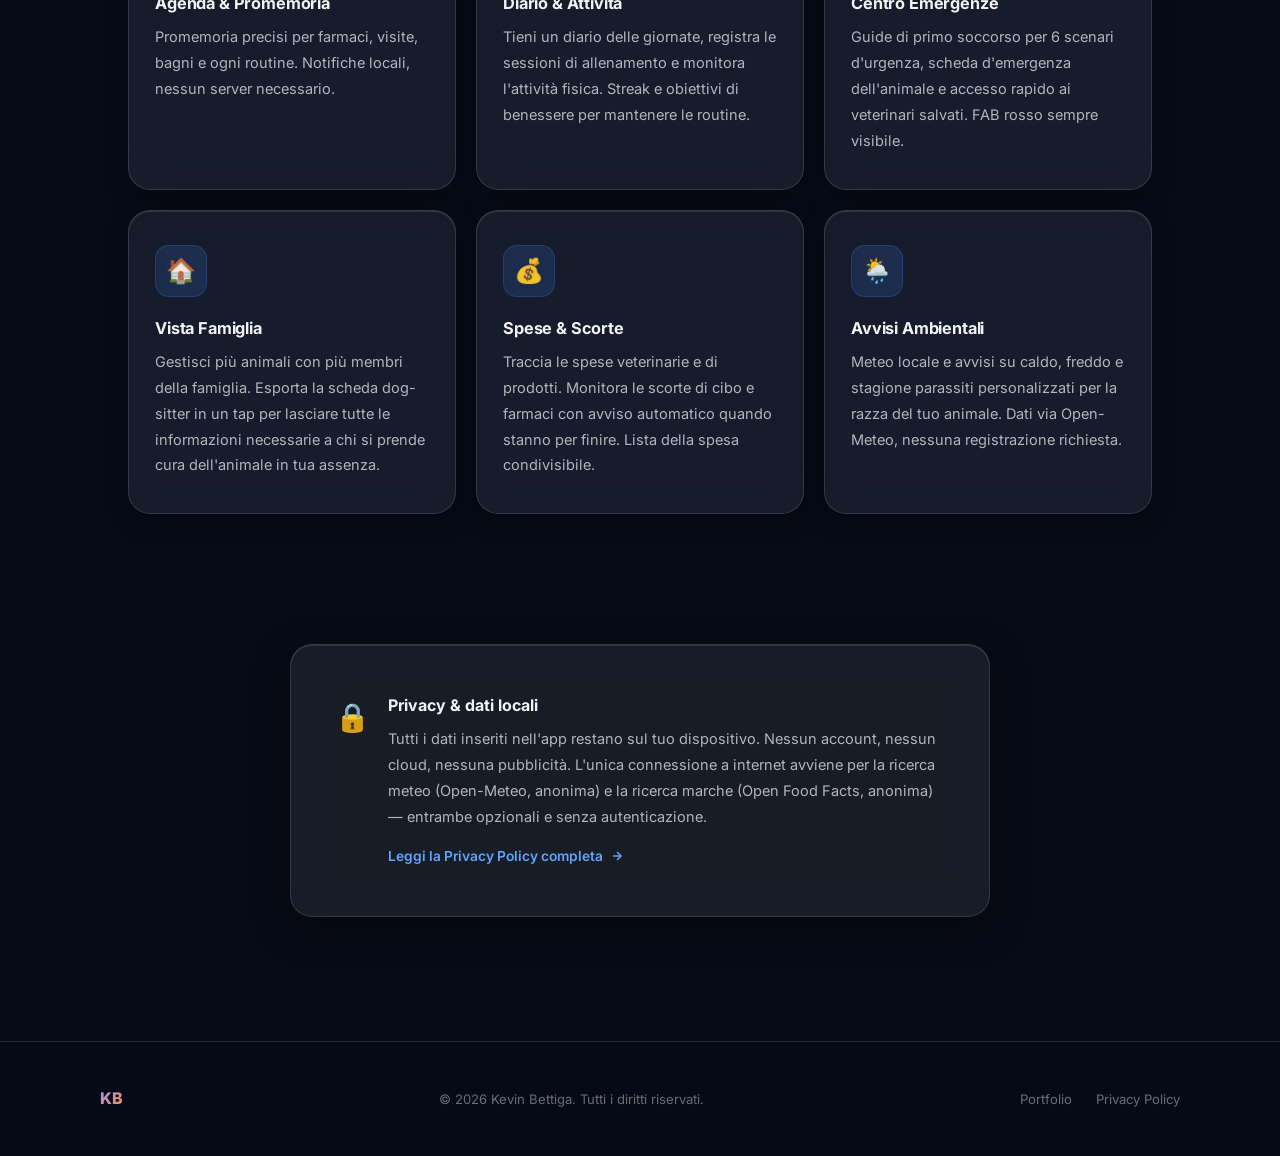
<file: petcare.html>
<!DOCTYPE html>
<html lang="it">
<head>
    <meta charset="UTF-8">
    <meta name="viewport" content="width=device-width, initial-scale=1.0">
    <title>PetCare Assistant — App per la cura del tuo animale</title>
    <meta name="description" content="PetCare Assistant: gestione completa di salute, alimentazione, promemoria e diario del tuo animale domestico. Offline-first, nessun account.">
    <link rel="preconnect" href="https://fonts.googleapis.com">
    <link rel="stylesheet" href="style.css">
    <link href="https://fonts.googleapis.com/css2?family=Inter:wght@300;400;500;600;700;800&display=swap" rel="stylesheet">
</head>
<body>

    <div class="bg-canvas" aria-hidden="true">
        <div class="blob blob-1 b-strong"></div>
        <div class="blob blob-2 b-soft"></div>
        <div class="blob blob-3"></div>
    </div>

    <nav class="nav">
        <div class="nav__inner">
            <a href="index.html" class="nav__back">
                <svg width="15" height="15" viewBox="0 0 24 24" fill="none" stroke="currentColor" stroke-width="2.5"><path d="M19 12H5M12 5l-7 7 7 7"/></svg>
                Portfolio
            </a>
            <span class="nav__logo grad-blue">PetCare</span>
            <div class="nav__links">
                <a href="privacy-petcare.html" class="nav__pill">Privacy Policy</a>
            </div>
        </div>
    </nav>

    <!-- Hero -->
    <section class="app-hero">
        <div class="app-hero__panel">
            <div class="app-hero__icon app-hero__icon--blue">🐾</div>
            <h1 class="app-hero__title"><span class="grad-blue">PetCare</span><br>Assistant</h1>
            <p class="app-hero__sub">Tutto quello che serve per il tuo animale, in un posto solo.<br>Salute, alimentazione, promemoria e diario — sempre con te, anche offline.</p>
            <div class="app-hero__actions">
                <span class="app-hero__pill">📱 Android</span>
                <span class="app-hero__pill">🔒 100% Offline</span>
                <span class="app-hero__pill">🆓 Nessun account</span>
            </div>
        </div>
    </section>

    <!-- Features -->
    <section class="features-section">
        <div class="container">
            <p class="eyebrow eyebrow--blue">Funzionalità</p>
            <h2 class="section-title">Tutto per il tuo animale</h2>
            <p class="section-sub">Un'app che impara dal tuo animale nel tempo</p>

            <div class="features-grid">

                <div class="feature-card feature-card--blue fade-up d1">
                    <div class="feature-icon">🏥</div>
                    <h3>Diario Sanitario</h3>
                    <p>Registra vaccinazioni, visite veterinarie, farmaci e antiparassitari. Cronologia completa sempre a portata di mano, con promemoria automatici per le scadenze.</p>
                </div>

                <div class="feature-card feature-card--blue fade-up d2">
                    <div class="feature-icon">🧠</div>
                    <h3>Health Pattern Engine</h3>
                    <p>Peso, sintomi, attività e razza vengono incrociati automaticamente. Se qualcosa esce dalla norma, l'app te lo segnala con una spiegazione chiara.</p>
                </div>

                <div class="feature-card feature-card--blue fade-up d3">
                    <div class="feature-icon">🍖</div>
                    <h3>Alimentazione & Brand Library</h3>
                    <p>Scansiona l'etichetta del cibo con la fotocamera, cerca online o importa da CSV. Confronta i valori nutrizionali tra marche per scegliere il prodotto giusto.</p>
                </div>

                <div class="feature-card feature-card--blue fade-up d4">
                    <div class="feature-icon">📅</div>
                    <h3>Agenda & Promemoria</h3>
                    <p>Promemoria precisi per farmaci, visite, bagni e ogni routine. Notifiche locali, nessun server necessario.</p>
                </div>

                <div class="feature-card feature-card--blue fade-up d5">
                    <div class="feature-icon">📓</div>
                    <h3>Diario & Attività</h3>
                    <p>Tieni un diario delle giornate, registra le sessioni di allenamento e monitora l'attività fisica. Streak e obiettivi di benessere per mantenere le routine.</p>
                </div>

                <div class="feature-card feature-card--blue fade-up d6">
                    <div class="feature-icon">🚨</div>
                    <h3>Centro Emergenze</h3>
                    <p>Guide di primo soccorso per 6 scenari d'urgenza, scheda d'emergenza dell'animale e accesso rapido ai veterinari salvati. FAB rosso sempre visibile.</p>
                </div>

                <div class="feature-card feature-card--blue fade-up d1">
                    <div class="feature-icon">🏠</div>
                    <h3>Vista Famiglia</h3>
                    <p>Gestisci più animali con più membri della famiglia. Esporta la scheda dog-sitter in un tap per lasciare tutte le informazioni necessarie a chi si prende cura dell'animale in tua assenza.</p>
                </div>

                <div class="feature-card feature-card--blue fade-up d2">
                    <div class="feature-icon">💰</div>
                    <h3>Spese & Scorte</h3>
                    <p>Traccia le spese veterinarie e di prodotti. Monitora le scorte di cibo e farmaci con avviso automatico quando stanno per finire. Lista della spesa condivisibile.</p>
                </div>

                <div class="feature-card feature-card--blue fade-up d3">
                    <div class="feature-icon">🌦️</div>
                    <h3>Avvisi Ambientali</h3>
                    <p>Meteo locale e avvisi su caldo, freddo e stagione parassiti personalizzati per la razza del tuo animale. Dati via Open-Meteo, nessuna registrazione richiesta.</p>
                </div>

            </div>
        </div>
    </section>

    <!-- Privacy strip -->
    <section style="position:relative;z-index:1;padding:0 28px 100px;">
        <div style="max-width:700px;margin:0 auto;">
            <div class="privacy-glass" style="display:flex;align-items:flex-start;gap:18px;">
                <div style="font-size:28px;flex-shrink:0;margin-top:2px;">🔒</div>
                <div>
                    <h3 style="font-size:1rem;font-weight:700;color:var(--t1);margin-bottom:8px;">Privacy & dati locali</h3>
                    <p style="color:var(--t2);font-size:.91rem;line-height:1.78;">
                        Tutti i dati inseriti nell'app restano sul tuo dispositivo. Nessun account, nessun cloud, nessuna pubblicità.
                        L'unica connessione a internet avviene per la ricerca meteo (Open-Meteo, anonima) e la ricerca marche (Open Food Facts, anonima) — entrambe opzionali e senza autenticazione.
                    </p>
                    <a href="privacy-petcare.html" style="display:inline-flex;align-items:center;gap:7px;margin-top:14px;color:var(--blue-2);font-size:.86rem;font-weight:600;transition:opacity .2s;" onmouseover="this.style.opacity='.7'" onmouseout="this.style.opacity='1'">
                        Leggi la Privacy Policy completa
                        <svg width="14" height="14" viewBox="0 0 24 24" fill="none" stroke="currentColor" stroke-width="2.5"><path d="M5 12h14M12 5l7 7-7 7"/></svg>
                    </a>
                </div>
            </div>
        </div>
    </section>

    <footer class="footer">
        <div class="footer__inner">
            <span class="footer__logo grad-duo">KB</span>
            <p class="footer__copy">&copy; 2026 Kevin Bettiga. Tutti i diritti riservati.</p>
            <div class="footer__links">
                <a href="index.html">Portfolio</a>
                <a href="privacy-petcare.html">Privacy Policy</a>
            </div>
        </div>
    </footer>

    <script>
        const io = new IntersectionObserver(entries => {
            entries.forEach(e => { if (e.isIntersecting) { e.target.classList.add('visible'); io.unobserve(e.target); } });
        }, { threshold: 0.10 });
        document.querySelectorAll('.fade-up').forEach(el => io.observe(el));
    </script>
</body>
</html>
</file>
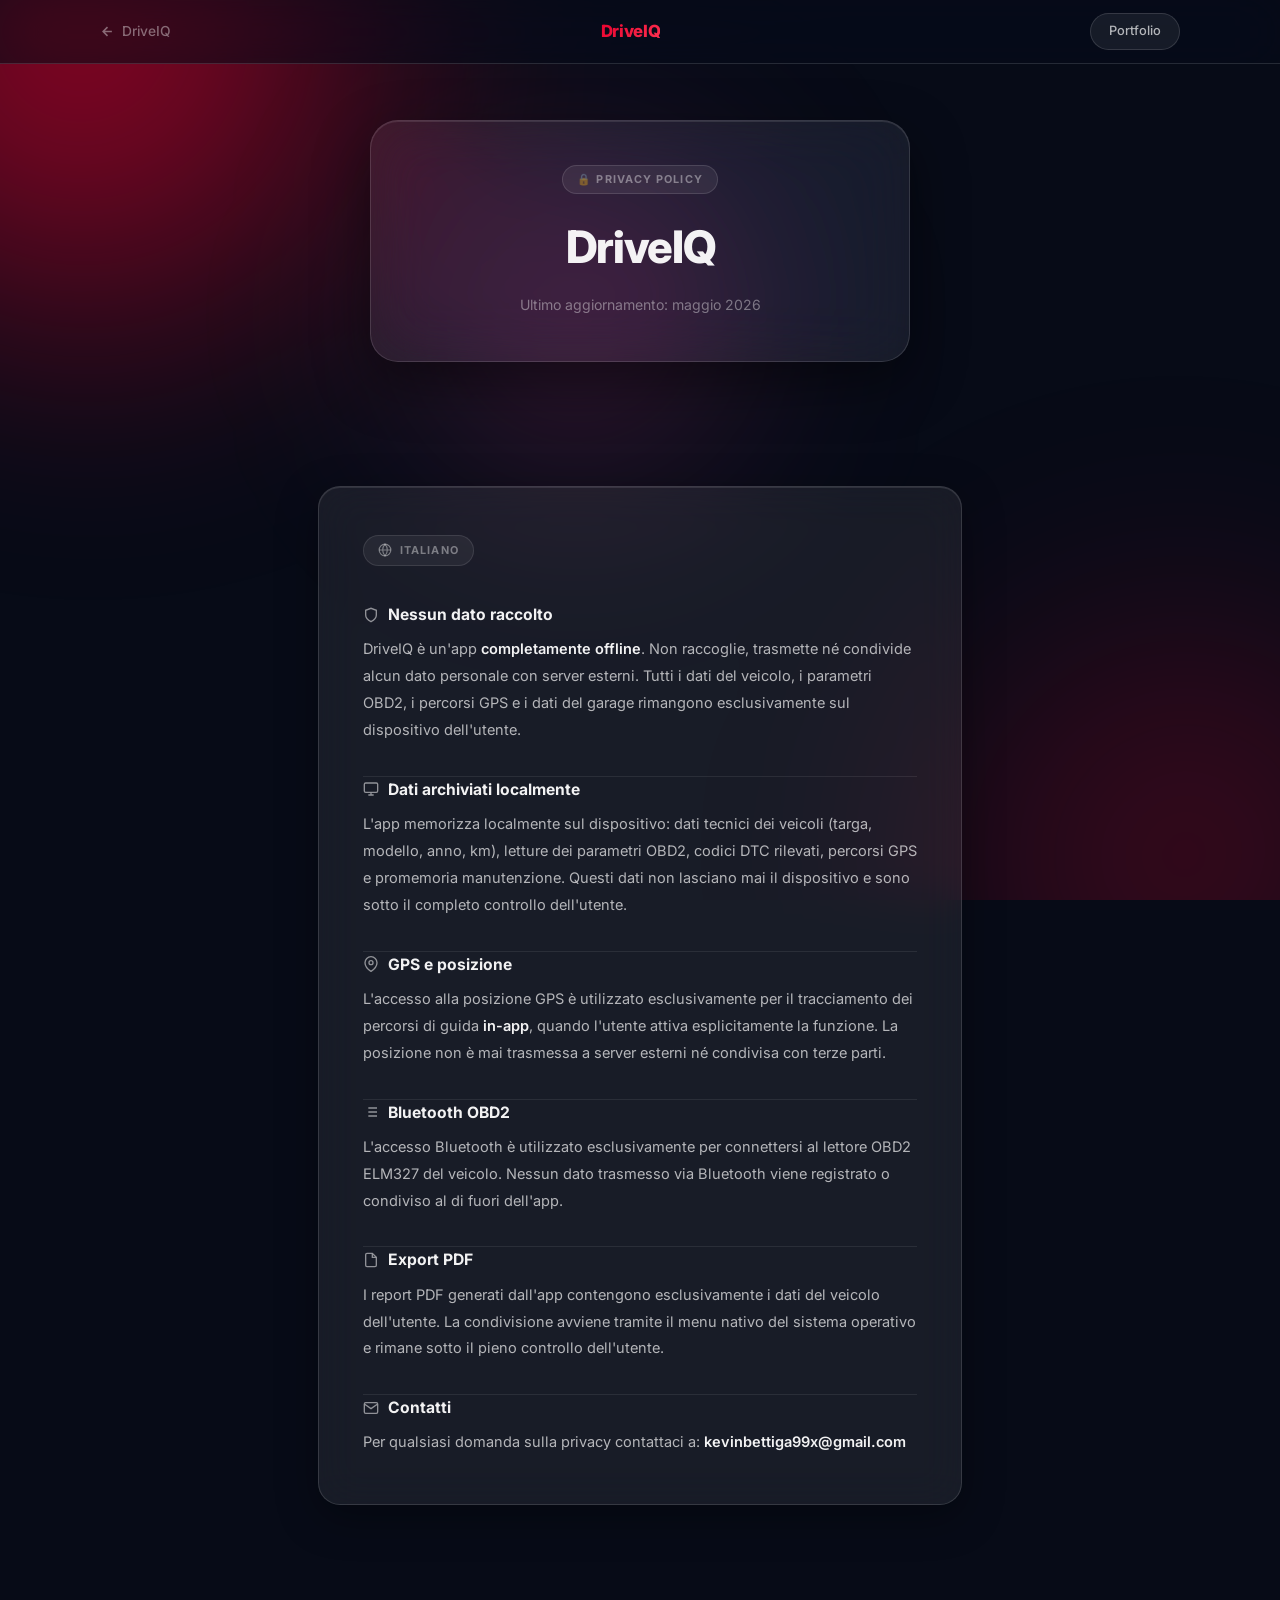
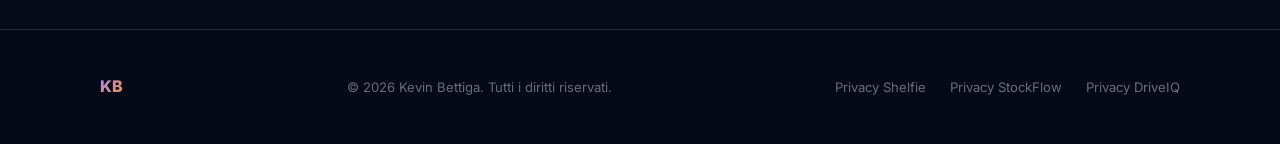
<file: privacy-driveiq.html>
<!DOCTYPE html>
<html lang="it">
<head>
    <meta charset="UTF-8">
    <meta name="viewport" content="width=device-width, initial-scale=1.0">
    <title>Privacy Policy — DriveIQ</title>
    <meta name="description" content="Privacy Policy di DriveIQ. L'app non raccoglie dati personali e funziona completamente offline.">
    <link rel="preconnect" href="https://fonts.googleapis.com">
    <link rel="stylesheet" href="style.css">
    <link href="https://fonts.googleapis.com/css2?family=Inter:wght@300;400;500;600;700;800&display=swap" rel="stylesheet">
</head>
<body>

    <div class="bg-canvas" aria-hidden="true">
        <div class="blob blob-1 r-strong"></div>
        <div class="blob blob-2 r-soft"></div>
        <div class="blob blob-3"></div>
    </div>

    <nav class="nav">
        <div class="nav__inner">
            <a href="driveiq.html" class="nav__back">
                <svg width="15" height="15" viewBox="0 0 24 24" fill="none" stroke="currentColor" stroke-width="2.5"><path d="M19 12H5M12 5l-7 7 7 7"/></svg>
                DriveIQ
            </a>
            <span class="nav__logo grad-red">DriveIQ</span>
            <div class="nav__links">
                <a href="index.html" class="nav__pill">Portfolio</a>
            </div>
        </div>
    </nav>

    <header class="privacy-hero">
        <div class="privacy-hero__panel">
            <span class="privacy-hero__label">🔒 Privacy Policy</span>
            <h1 class="privacy-hero__title">DriveIQ</h1>
            <p class="privacy-hero__sub">Ultimo aggiornamento: maggio 2026</p>
        </div>
    </header>

    <div class="privacy-body">
        <div class="privacy-glass">
            <span class="lang-heading">
                <svg width="14" height="14" viewBox="0 0 24 24" fill="none" stroke="currentColor" stroke-width="2"><circle cx="12" cy="12" r="10"/><path d="M2 12h20M12 2a15.3 15.3 0 0 1 4 10 15.3 15.3 0 0 1-4 10 15.3 15.3 0 0 1-4-10 15.3 15.3 0 0 1 4-10z"/></svg>
                Italiano
            </span>

            <div class="privacy-section">
                <h2>
                    <svg width="16" height="16" viewBox="0 0 24 24" fill="none" stroke="currentColor" stroke-width="2"><path d="M12 22s8-4 8-10V5l-8-3-8 3v7c0 6 8 10 8 10z"/></svg>
                    Nessun dato raccolto
                </h2>
                <p>DriveIQ è un'app <strong>completamente offline</strong>. Non raccoglie, trasmette né condivide alcun dato personale con server esterni. Tutti i dati del veicolo, i parametri OBD2, i percorsi GPS e i dati del garage rimangono esclusivamente sul dispositivo dell'utente.</p>
            </div>

            <hr class="divider">

            <div class="privacy-section">
                <h2>
                    <svg width="16" height="16" viewBox="0 0 24 24" fill="none" stroke="currentColor" stroke-width="2"><rect x="2" y="3" width="20" height="14" rx="2"/><path d="M8 21h8M12 17v4"/></svg>
                    Dati archiviati localmente
                </h2>
                <p>L'app memorizza localmente sul dispositivo: dati tecnici dei veicoli (targa, modello, anno, km), letture dei parametri OBD2, codici DTC rilevati, percorsi GPS e promemoria manutenzione. Questi dati non lasciano mai il dispositivo e sono sotto il completo controllo dell'utente.</p>
            </div>

            <hr class="divider">

            <div class="privacy-section">
                <h2>
                    <svg width="16" height="16" viewBox="0 0 24 24" fill="none" stroke="currentColor" stroke-width="2"><path d="M21 10c0 7-9 13-9 13s-9-6-9-13a9 9 0 0 1 18 0z"/><circle cx="12" cy="10" r="3"/></svg>
                    GPS e posizione
                </h2>
                <p>L'accesso alla posizione GPS è utilizzato esclusivamente per il tracciamento dei percorsi di guida <strong>in-app</strong>, quando l'utente attiva esplicitamente la funzione. La posizione non è mai trasmessa a server esterni né condivisa con terze parti.</p>
            </div>

            <hr class="divider">

            <div class="privacy-section">
                <h2>
                    <svg width="16" height="16" viewBox="0 0 24 24" fill="none" stroke="currentColor" stroke-width="2"><path d="M8 6h13M8 12h13M8 18h13M3 6h.01M3 12h.01M3 18h.01"/></svg>
                    Bluetooth OBD2
                </h2>
                <p>L'accesso Bluetooth è utilizzato esclusivamente per connettersi al lettore OBD2 ELM327 del veicolo. Nessun dato trasmesso via Bluetooth viene registrato o condiviso al di fuori dell'app.</p>
            </div>

            <hr class="divider">

            <div class="privacy-section">
                <h2>
                    <svg width="16" height="16" viewBox="0 0 24 24" fill="none" stroke="currentColor" stroke-width="2"><path d="M14 2H6a2 2 0 0 0-2 2v16a2 2 0 0 0 2 2h12a2 2 0 0 0 2-2V8z"/><polyline points="14 2 14 8 20 8"/></svg>
                    Export PDF
                </h2>
                <p>I report PDF generati dall'app contengono esclusivamente i dati del veicolo dell'utente. La condivisione avviene tramite il menu nativo del sistema operativo e rimane sotto il pieno controllo dell'utente.</p>
            </div>

            <hr class="divider">

            <div class="privacy-section">
                <h2>
                    <svg width="16" height="16" viewBox="0 0 24 24" fill="none" stroke="currentColor" stroke-width="2"><path d="M4 4h16c1.1 0 2 .9 2 2v12c0 1.1-.9 2-2 2H4c-1.1 0-2-.9-2-2V6c0-1.1.9-2 2-2z"/><polyline points="22,6 12,13 2,6"/></svg>
                    Contatti
                </h2>
                <p>Per qualsiasi domanda sulla privacy contattaci a: <strong>kevinbettiga99x@gmail.com</strong></p>
            </div>
        </div>
    </div>

    <footer class="footer">
        <div class="footer__inner">
            <span class="footer__logo grad-duo">KB</span>
            <p class="footer__copy">&copy; 2026 Kevin Bettiga. Tutti i diritti riservati.</p>
            <div class="footer__links">
                <a href="privacy-shelfie.html">Privacy Shelfie</a>
                <a href="privacy-stockflow.html">Privacy StockFlow</a>
                <a href="privacy-driveiq.html">Privacy DriveIQ</a>
            </div>
        </div>
    </footer>

</body>
</html>
</file>
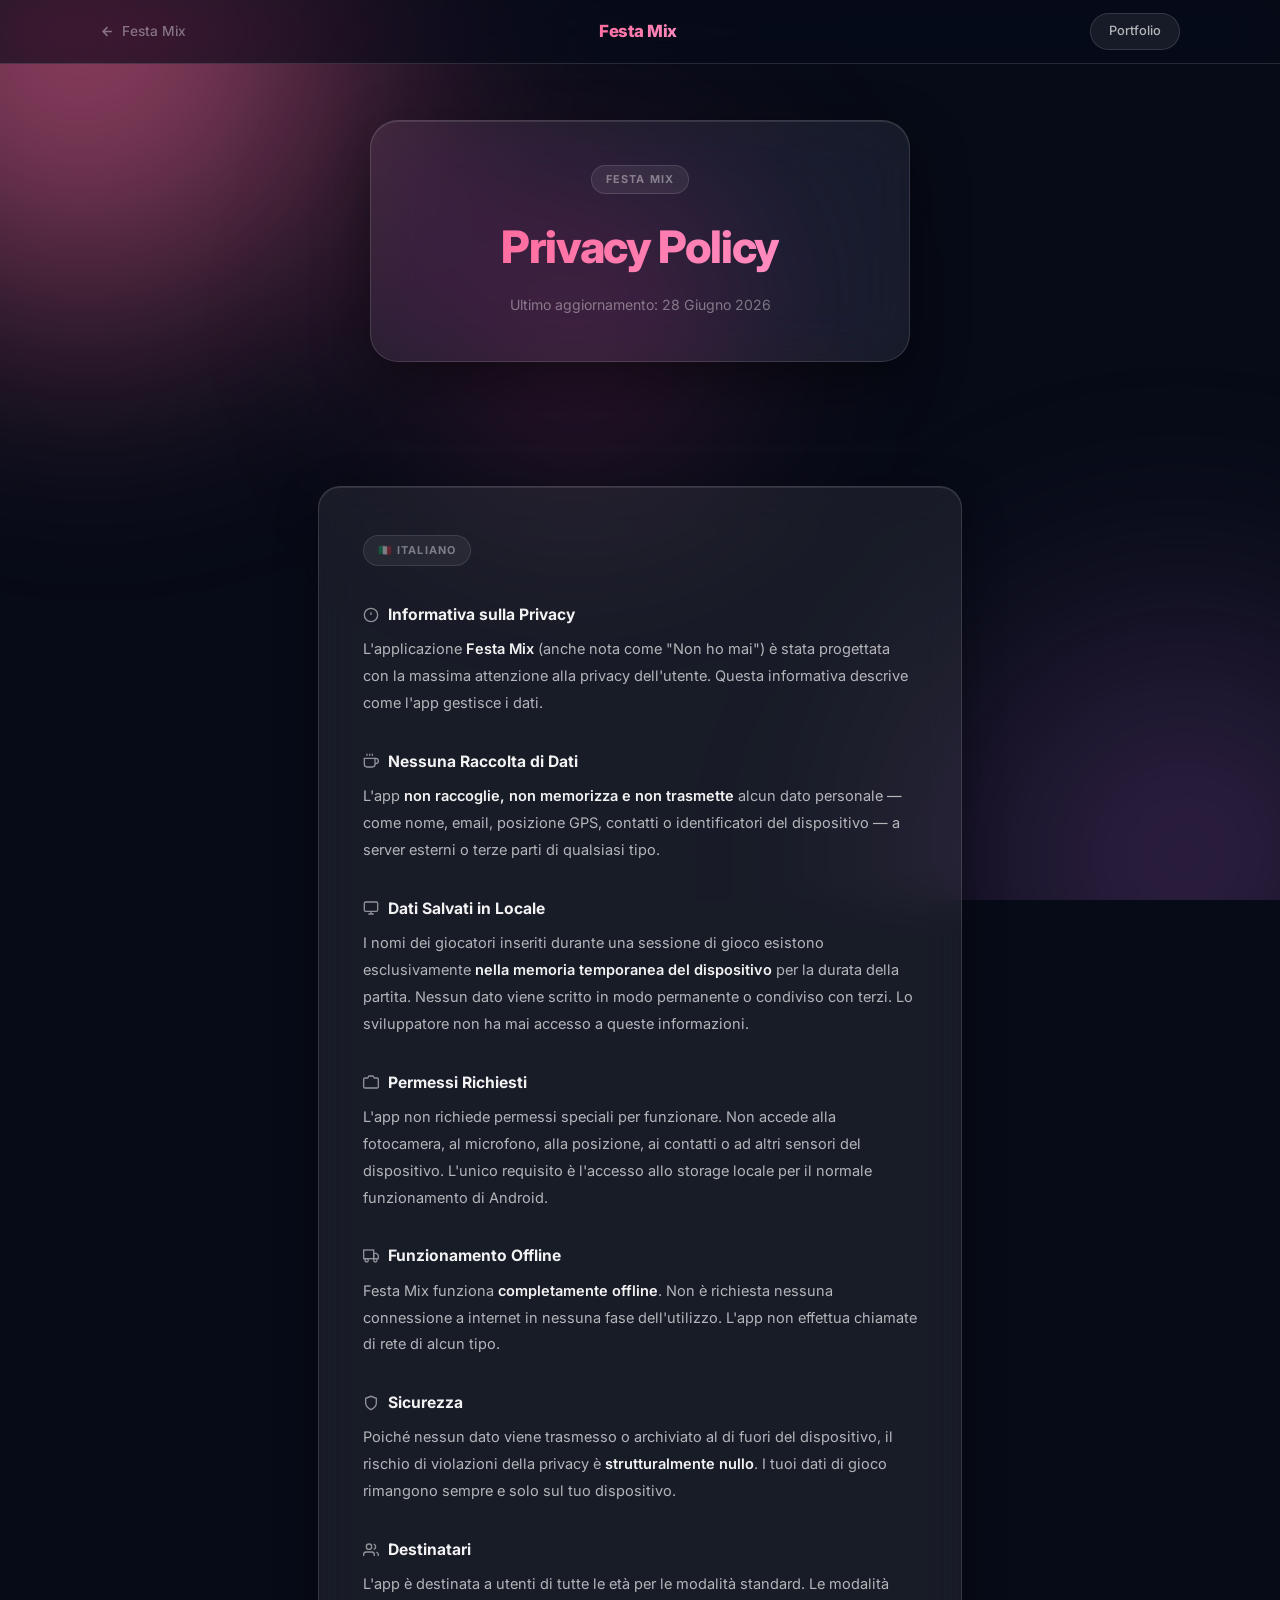
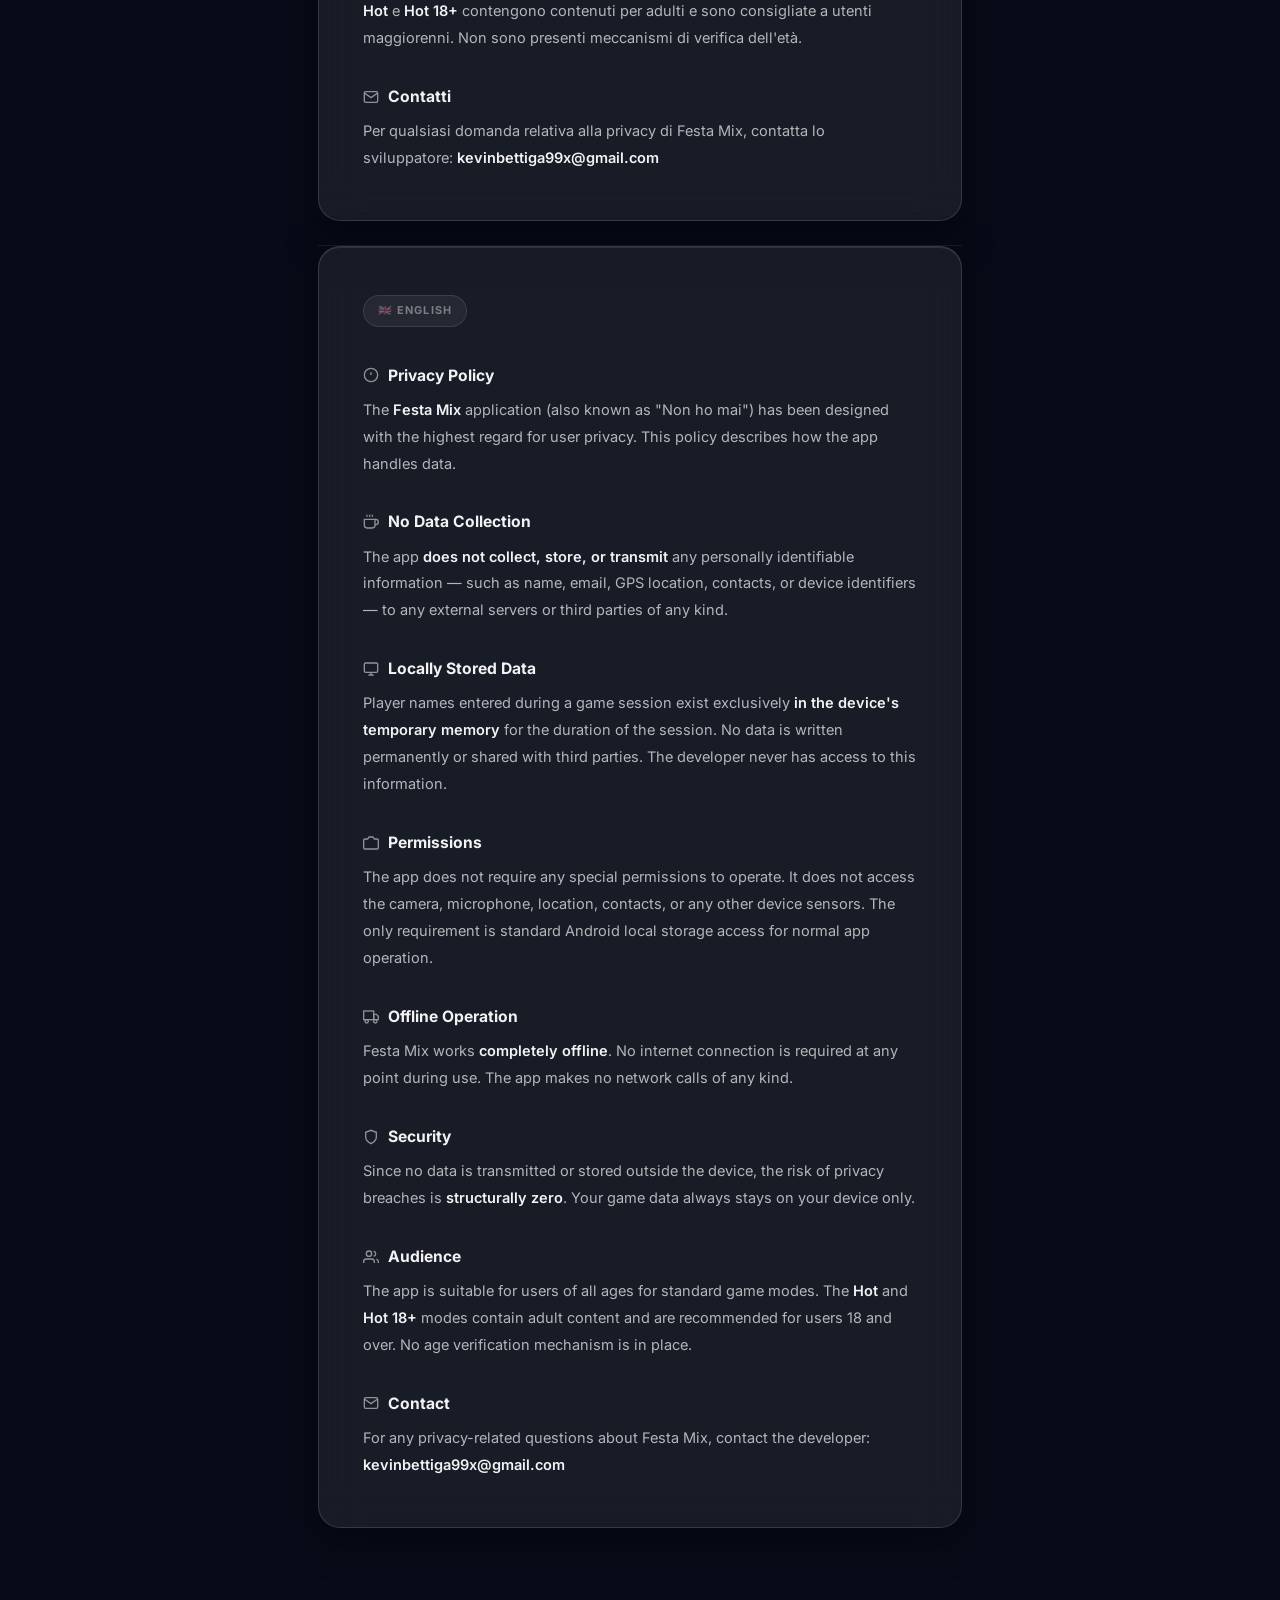
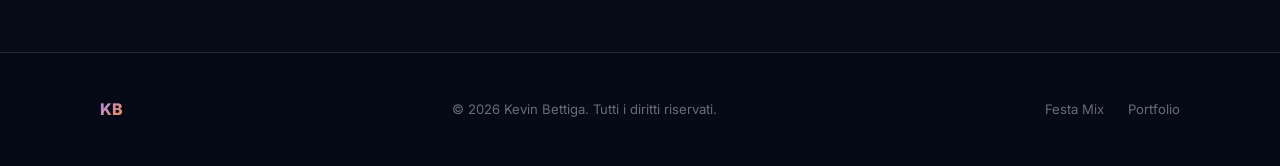
<file: privacy-festamix.html>
<!DOCTYPE html>
<html lang="it">
<head>
    <meta charset="UTF-8">
    <meta name="viewport" content="width=device-width, initial-scale=1.0">
    <title>Privacy Policy — Festa Mix</title>
    <meta name="description" content="Privacy Policy dell'app Festa Mix. Nessun dato raccolto, nessun server esterno, tutto offline.">
    <link rel="preconnect" href="https://fonts.googleapis.com">
    <link rel="stylesheet" href="style.css">
    <link href="https://fonts.googleapis.com/css2?family=Inter:wght@300;400;500;600;700;800&display=swap" rel="stylesheet">
</head>
<body>

    <div class="bg-canvas" aria-hidden="true">
        <div class="blob blob-1 pk-strong"></div>
        <div class="blob blob-2 pk-soft"></div>
        <div class="blob blob-3"></div>
    </div>

    <nav class="nav">
        <div class="nav__inner">
            <a href="festamix.html" class="nav__back">
                <svg width="15" height="15" viewBox="0 0 24 24" fill="none" stroke="currentColor" stroke-width="2.5"><path d="M19 12H5M12 5l-7 7 7 7"/></svg>
                Festa Mix
            </a>
            <span class="nav__logo grad-pink">Festa Mix</span>
            <div class="nav__links">
                <a href="index.html" class="nav__pill">Portfolio</a>
            </div>
        </div>
    </nav>

    <header class="privacy-hero">
        <div class="privacy-hero__panel">
            <div class="privacy-hero__label">Festa Mix</div>
            <h1 class="privacy-hero__title"><span class="grad-pink">Privacy Policy</span></h1>
            <p class="privacy-hero__sub">Ultimo aggiornamento: 28 Giugno 2026</p>
        </div>
    </header>

    <div class="privacy-body">

        <!-- ITALIANO -->
        <div class="privacy-glass">
            <div class="lang-heading">&#127470;&#127481; Italiano</div>

            <div class="privacy-section">
                <h2>
                    <svg width="16" height="16" viewBox="0 0 24 24" fill="none" stroke="currentColor" stroke-width="2"><circle cx="12" cy="12" r="10"/><line x1="12" y1="8" x2="12" y2="12"/><line x1="12" y1="16" x2="12.01" y2="16"/></svg>
                    Informativa sulla Privacy
                </h2>
                <p>L'applicazione <strong>Festa Mix</strong> (anche nota come "Non ho mai") è stata progettata con la massima attenzione alla privacy dell'utente. Questa informativa descrive come l'app gestisce i dati.</p>
            </div>

            <div class="privacy-section">
                <h2>
                    <svg width="16" height="16" viewBox="0 0 24 24" fill="none" stroke="currentColor" stroke-width="2"><path d="M18 8h1a4 4 0 0 1 0 8h-1"/><path d="M2 8h16v9a4 4 0 0 1-4 4H6a4 4 0 0 1-4-4V8z"/><line x1="6" y1="1" x2="6" y2="4"/><line x1="10" y1="1" x2="10" y2="4"/><line x1="14" y1="1" x2="14" y2="4"/></svg>
                    Nessuna Raccolta di Dati
                </h2>
                <p>L'app <strong>non raccoglie, non memorizza e non trasmette</strong> alcun dato personale — come nome, email, posizione GPS, contatti o identificatori del dispositivo — a server esterni o terze parti di qualsiasi tipo.</p>
            </div>

            <div class="privacy-section">
                <h2>
                    <svg width="16" height="16" viewBox="0 0 24 24" fill="none" stroke="currentColor" stroke-width="2"><rect x="2" y="3" width="20" height="14" rx="2"/><path d="M8 21h8M12 17v4"/></svg>
                    Dati Salvati in Locale
                </h2>
                <p>I nomi dei giocatori inseriti durante una sessione di gioco esistono esclusivamente <strong>nella memoria temporanea del dispositivo</strong> per la durata della partita. Nessun dato viene scritto in modo permanente o condiviso con terzi. Lo sviluppatore non ha mai accesso a queste informazioni.</p>
            </div>

            <div class="privacy-section">
                <h2>
                    <svg width="16" height="16" viewBox="0 0 24 24" fill="none" stroke="currentColor" stroke-width="2"><path d="M23 19a2 2 0 0 1-2 2H3a2 2 0 0 1-2-2V8a2 2 0 0 1 2-2h4l2-3h6l2 3h4a2 2 0 0 1 2 2z"/></svg>
                    Permessi Richiesti
                </h2>
                <p>L'app non richiede permessi speciali per funzionare. Non accede alla fotocamera, al microfono, alla posizione, ai contatti o ad altri sensori del dispositivo. L'unico requisito è l'accesso allo storage locale per il normale funzionamento di Android.</p>
            </div>

            <div class="privacy-section">
                <h2>
                    <svg width="16" height="16" viewBox="0 0 24 24" fill="none" stroke="currentColor" stroke-width="2"><rect x="1" y="3" width="15" height="13"/><polygon points="16 8 20 8 23 11 23 16 16 16 16 8"/><circle cx="5.5" cy="18.5" r="2.5"/><circle cx="18.5" cy="18.5" r="2.5"/></svg>
                    Funzionamento Offline
                </h2>
                <p>Festa Mix funziona <strong>completamente offline</strong>. Non è richiesta nessuna connessione a internet in nessuna fase dell'utilizzo. L'app non effettua chiamate di rete di alcun tipo.</p>
            </div>

            <div class="privacy-section">
                <h2>
                    <svg width="16" height="16" viewBox="0 0 24 24" fill="none" stroke="currentColor" stroke-width="2"><path d="M12 22s8-4 8-10V5l-8-3-8 3v7c0 6 8 10 8 10z"/></svg>
                    Sicurezza
                </h2>
                <p>Poiché nessun dato viene trasmesso o archiviato al di fuori del dispositivo, il rischio di violazioni della privacy è <strong>strutturalmente nullo</strong>. I tuoi dati di gioco rimangono sempre e solo sul tuo dispositivo.</p>
            </div>

            <div class="privacy-section">
                <h2>
                    <svg width="16" height="16" viewBox="0 0 24 24" fill="none" stroke="currentColor" stroke-width="2"><path d="M17 21v-2a4 4 0 0 0-4-4H5a4 4 0 0 0-4 4v2"/><circle cx="9" cy="7" r="4"/><path d="M23 21v-2a4 4 0 0 0-3-3.87"/><path d="M16 3.13a4 4 0 0 1 0 7.75"/></svg>
                    Destinatari
                </h2>
                <p>L'app è destinata a utenti di tutte le età per le modalità standard. Le modalità <strong>Hot</strong> e <strong>Hot 18+</strong> contengono contenuti per adulti e sono consigliate a utenti maggiorenni. Non sono presenti meccanismi di verifica dell'età.</p>
            </div>

            <div class="privacy-section">
                <h2>
                    <svg width="16" height="16" viewBox="0 0 24 24" fill="none" stroke="currentColor" stroke-width="2"><path d="M4 4h16c1.1 0 2 .9 2 2v12c0 1.1-.9 2-2 2H4c-1.1 0-2-.9-2-2V6c0-1.1.9-2 2-2z"/><polyline points="22,6 12,13 2,6"/></svg>
                    Contatti
                </h2>
                <p>Per qualsiasi domanda relativa alla privacy di Festa Mix, contatta lo sviluppatore: <strong>kevinbettiga99x@gmail.com</strong></p>
            </div>
        </div>

        <hr class="divider">

        <!-- ENGLISH -->
        <div class="privacy-glass">
            <div class="lang-heading">&#127468;&#127463; English</div>

            <div class="privacy-section">
                <h2>
                    <svg width="16" height="16" viewBox="0 0 24 24" fill="none" stroke="currentColor" stroke-width="2"><circle cx="12" cy="12" r="10"/><line x1="12" y1="8" x2="12" y2="12"/><line x1="12" y1="16" x2="12.01" y2="16"/></svg>
                    Privacy Policy
                </h2>
                <p>The <strong>Festa Mix</strong> application (also known as "Non ho mai") has been designed with the highest regard for user privacy. This policy describes how the app handles data.</p>
            </div>

            <div class="privacy-section">
                <h2>
                    <svg width="16" height="16" viewBox="0 0 24 24" fill="none" stroke="currentColor" stroke-width="2"><path d="M18 8h1a4 4 0 0 1 0 8h-1"/><path d="M2 8h16v9a4 4 0 0 1-4 4H6a4 4 0 0 1-4-4V8z"/><line x1="6" y1="1" x2="6" y2="4"/><line x1="10" y1="1" x2="10" y2="4"/><line x1="14" y1="1" x2="14" y2="4"/></svg>
                    No Data Collection
                </h2>
                <p>The app <strong>does not collect, store, or transmit</strong> any personally identifiable information — such as name, email, GPS location, contacts, or device identifiers — to any external servers or third parties of any kind.</p>
            </div>

            <div class="privacy-section">
                <h2>
                    <svg width="16" height="16" viewBox="0 0 24 24" fill="none" stroke="currentColor" stroke-width="2"><rect x="2" y="3" width="20" height="14" rx="2"/><path d="M8 21h8M12 17v4"/></svg>
                    Locally Stored Data
                </h2>
                <p>Player names entered during a game session exist exclusively <strong>in the device's temporary memory</strong> for the duration of the session. No data is written permanently or shared with third parties. The developer never has access to this information.</p>
            </div>

            <div class="privacy-section">
                <h2>
                    <svg width="16" height="16" viewBox="0 0 24 24" fill="none" stroke="currentColor" stroke-width="2"><path d="M23 19a2 2 0 0 1-2 2H3a2 2 0 0 1-2-2V8a2 2 0 0 1 2-2h4l2-3h6l2 3h4a2 2 0 0 1 2 2z"/></svg>
                    Permissions
                </h2>
                <p>The app does not require any special permissions to operate. It does not access the camera, microphone, location, contacts, or any other device sensors. The only requirement is standard Android local storage access for normal app operation.</p>
            </div>

            <div class="privacy-section">
                <h2>
                    <svg width="16" height="16" viewBox="0 0 24 24" fill="none" stroke="currentColor" stroke-width="2"><rect x="1" y="3" width="15" height="13"/><polygon points="16 8 20 8 23 11 23 16 16 16 16 8"/><circle cx="5.5" cy="18.5" r="2.5"/><circle cx="18.5" cy="18.5" r="2.5"/></svg>
                    Offline Operation
                </h2>
                <p>Festa Mix works <strong>completely offline</strong>. No internet connection is required at any point during use. The app makes no network calls of any kind.</p>
            </div>

            <div class="privacy-section">
                <h2>
                    <svg width="16" height="16" viewBox="0 0 24 24" fill="none" stroke="currentColor" stroke-width="2"><path d="M12 22s8-4 8-10V5l-8-3-8 3v7c0 6 8 10 8 10z"/></svg>
                    Security
                </h2>
                <p>Since no data is transmitted or stored outside the device, the risk of privacy breaches is <strong>structurally zero</strong>. Your game data always stays on your device only.</p>
            </div>

            <div class="privacy-section">
                <h2>
                    <svg width="16" height="16" viewBox="0 0 24 24" fill="none" stroke="currentColor" stroke-width="2"><path d="M17 21v-2a4 4 0 0 0-4-4H5a4 4 0 0 0-4 4v2"/><circle cx="9" cy="7" r="4"/><path d="M23 21v-2a4 4 0 0 0-3-3.87"/><path d="M16 3.13a4 4 0 0 1 0 7.75"/></svg>
                    Audience
                </h2>
                <p>The app is suitable for users of all ages for standard game modes. The <strong>Hot</strong> and <strong>Hot 18+</strong> modes contain adult content and are recommended for users 18 and over. No age verification mechanism is in place.</p>
            </div>

            <div class="privacy-section">
                <h2>
                    <svg width="16" height="16" viewBox="0 0 24 24" fill="none" stroke="currentColor" stroke-width="2"><path d="M4 4h16c1.1 0 2 .9 2 2v12c0 1.1-.9 2-2 2H4c-1.1 0-2-.9-2-2V6c0-1.1.9-2 2-2z"/><polyline points="22,6 12,13 2,6"/></svg>
                    Contact
                </h2>
                <p>For any privacy-related questions about Festa Mix, contact the developer: <strong>kevinbettiga99x@gmail.com</strong></p>
            </div>
        </div>

    </div>

    <footer class="footer">
        <div class="footer__inner">
            <span class="footer__logo grad-duo">KB</span>
            <p class="footer__copy">&copy; 2026 Kevin Bettiga. Tutti i diritti riservati.</p>
            <div class="footer__links">
                <a href="festamix.html">Festa Mix</a>
                <a href="index.html">Portfolio</a>
            </div>
        </div>
    </footer>

</body>
</html>
</file>
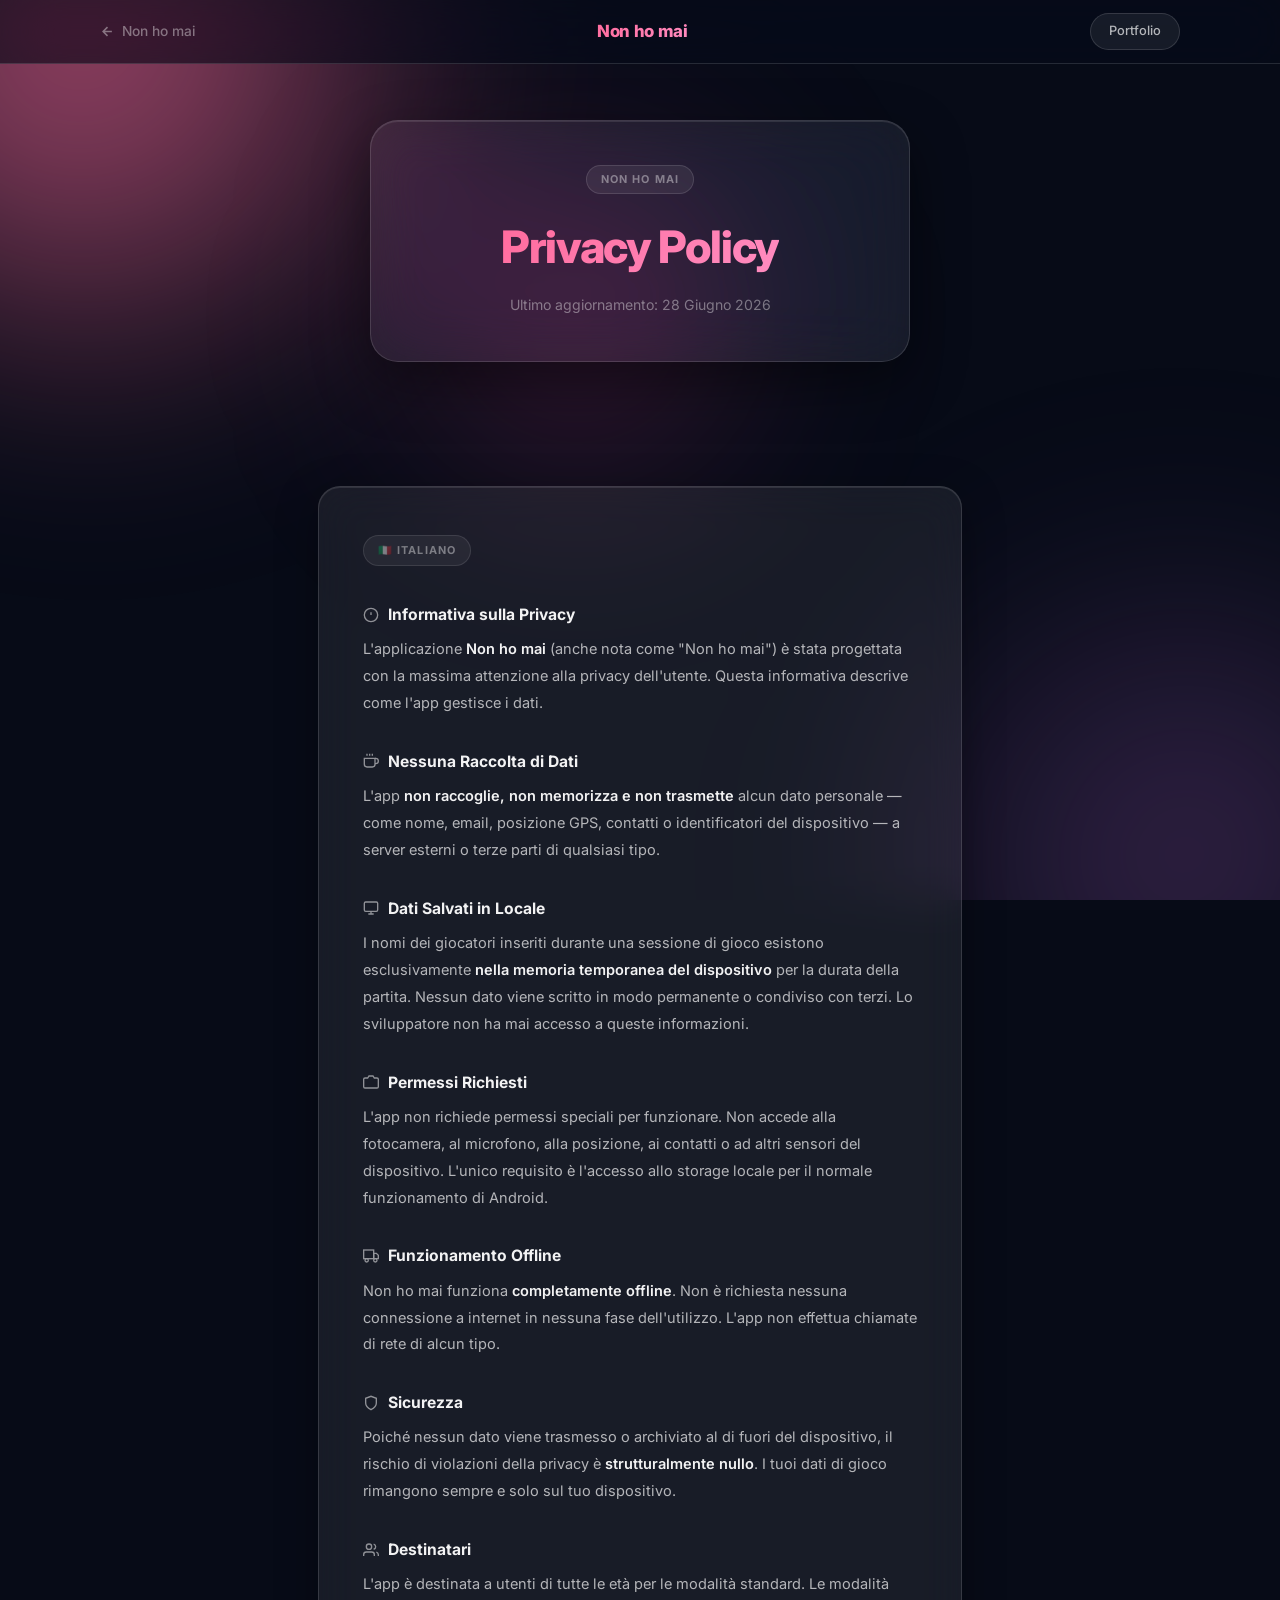
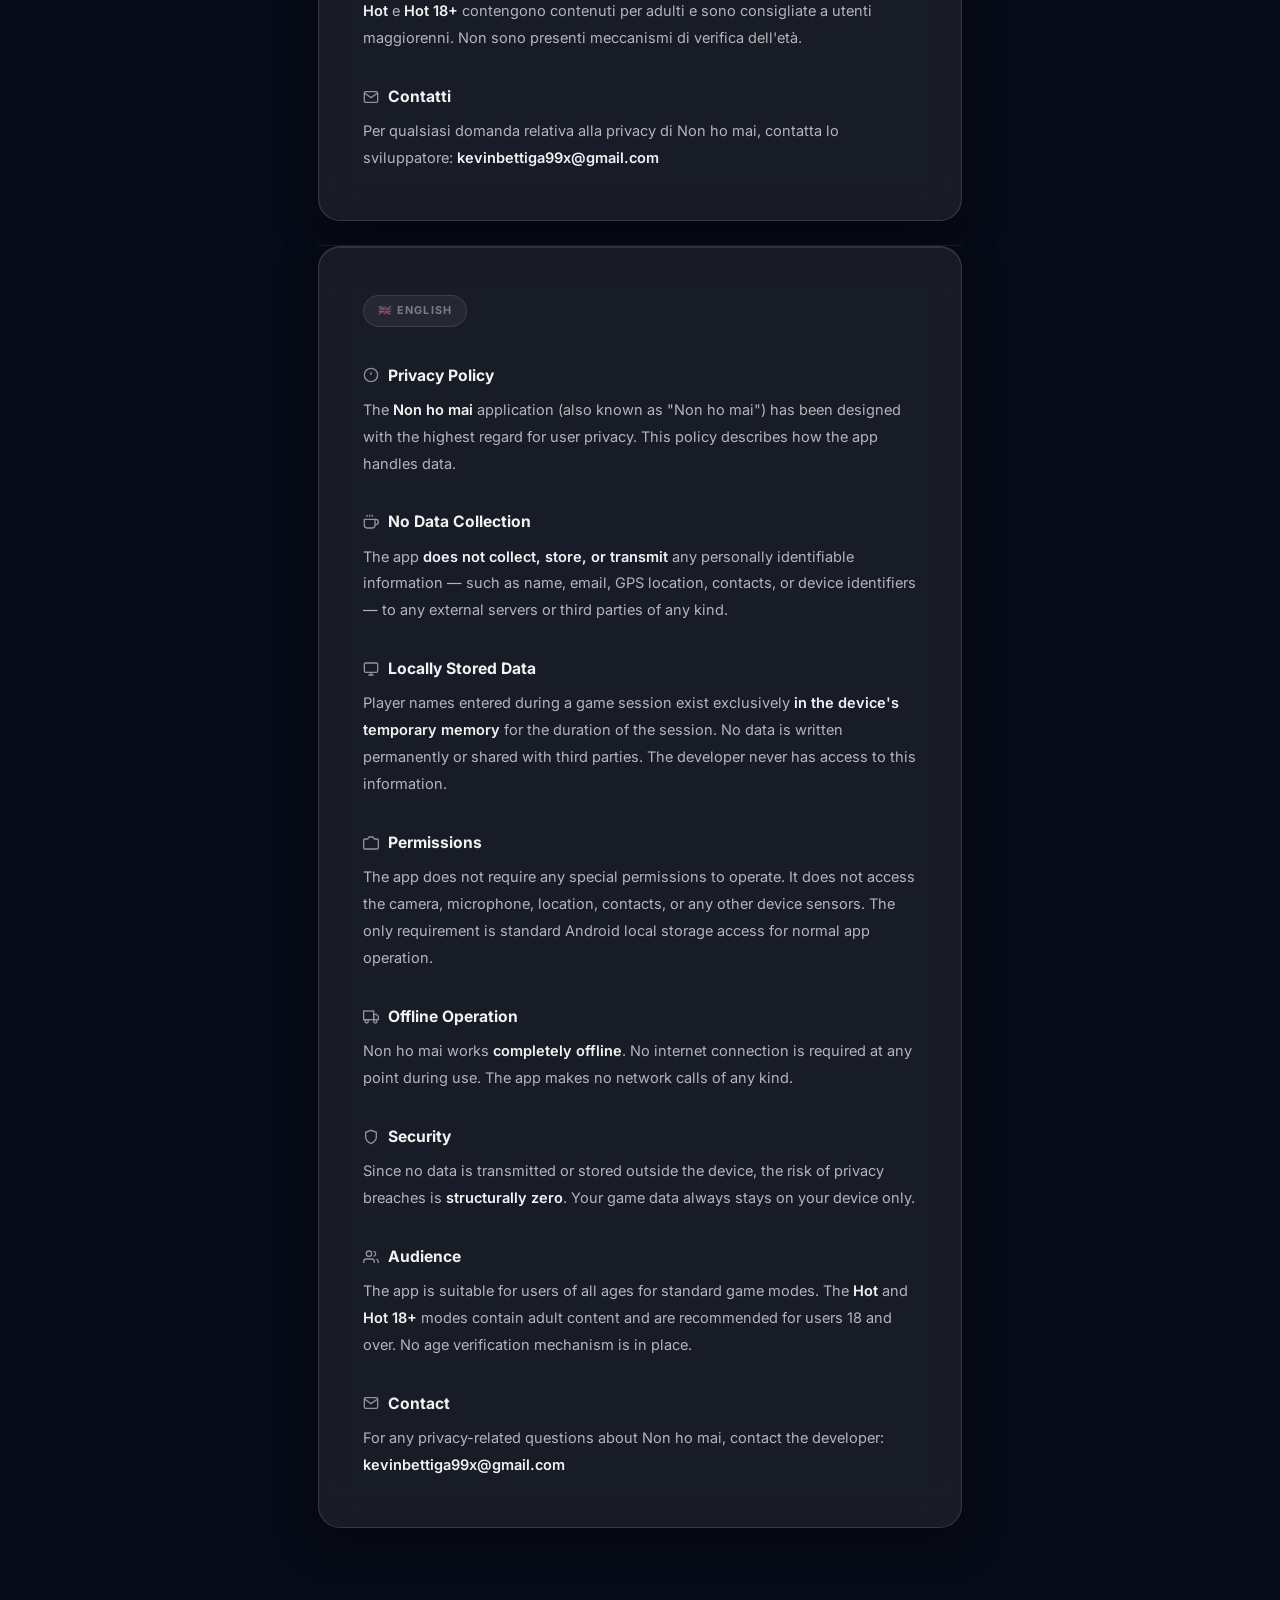
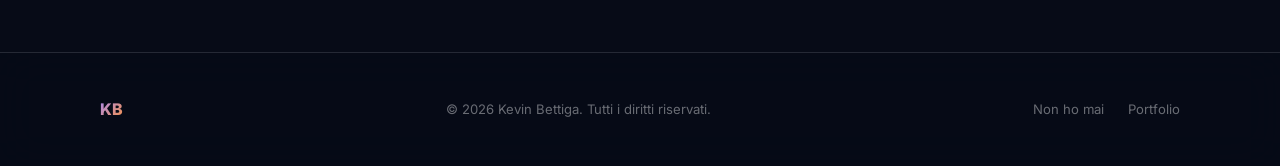
<file: privacy-nonhomai.html>
<!DOCTYPE html>
<html lang="it">
<head>
    <meta charset="UTF-8">
    <meta name="viewport" content="width=device-width, initial-scale=1.0">
    <title>Privacy Policy — Non ho mai</title>
    <meta name="description" content="Privacy Policy dell'app Non ho mai. Nessun dato raccolto, nessun server esterno, tutto offline.">
    <link rel="preconnect" href="https://fonts.googleapis.com">
    <link rel="stylesheet" href="style.css">
    <link href="https://fonts.googleapis.com/css2?family=Inter:wght@300;400;500;600;700;800&display=swap" rel="stylesheet">
</head>
<body>

    <div class="bg-canvas" aria-hidden="true">
        <div class="blob blob-1 pk-strong"></div>
        <div class="blob blob-2 pk-soft"></div>
        <div class="blob blob-3"></div>
    </div>

    <nav class="nav">
        <div class="nav__inner">
            <a href="nonhomai.html" class="nav__back">
                <svg width="15" height="15" viewBox="0 0 24 24" fill="none" stroke="currentColor" stroke-width="2.5"><path d="M19 12H5M12 5l-7 7 7 7"/></svg>
                Non ho mai
            </a>
            <span class="nav__logo grad-pink">Non ho mai</span>
            <div class="nav__links">
                <a href="index.html" class="nav__pill">Portfolio</a>
            </div>
        </div>
    </nav>

    <header class="privacy-hero">
        <div class="privacy-hero__panel">
            <div class="privacy-hero__label">Non ho mai</div>
            <h1 class="privacy-hero__title"><span class="grad-pink">Privacy Policy</span></h1>
            <p class="privacy-hero__sub">Ultimo aggiornamento: 28 Giugno 2026</p>
        </div>
    </header>

    <div class="privacy-body">

        <!-- ITALIANO -->
        <div class="privacy-glass">
            <div class="lang-heading">&#127470;&#127481; Italiano</div>

            <div class="privacy-section">
                <h2>
                    <svg width="16" height="16" viewBox="0 0 24 24" fill="none" stroke="currentColor" stroke-width="2"><circle cx="12" cy="12" r="10"/><line x1="12" y1="8" x2="12" y2="12"/><line x1="12" y1="16" x2="12.01" y2="16"/></svg>
                    Informativa sulla Privacy
                </h2>
                <p>L'applicazione <strong>Non ho mai</strong> (anche nota come "Non ho mai") è stata progettata con la massima attenzione alla privacy dell'utente. Questa informativa descrive come l'app gestisce i dati.</p>
            </div>

            <div class="privacy-section">
                <h2>
                    <svg width="16" height="16" viewBox="0 0 24 24" fill="none" stroke="currentColor" stroke-width="2"><path d="M18 8h1a4 4 0 0 1 0 8h-1"/><path d="M2 8h16v9a4 4 0 0 1-4 4H6a4 4 0 0 1-4-4V8z"/><line x1="6" y1="1" x2="6" y2="4"/><line x1="10" y1="1" x2="10" y2="4"/><line x1="14" y1="1" x2="14" y2="4"/></svg>
                    Nessuna Raccolta di Dati
                </h2>
                <p>L'app <strong>non raccoglie, non memorizza e non trasmette</strong> alcun dato personale — come nome, email, posizione GPS, contatti o identificatori del dispositivo — a server esterni o terze parti di qualsiasi tipo.</p>
            </div>

            <div class="privacy-section">
                <h2>
                    <svg width="16" height="16" viewBox="0 0 24 24" fill="none" stroke="currentColor" stroke-width="2"><rect x="2" y="3" width="20" height="14" rx="2"/><path d="M8 21h8M12 17v4"/></svg>
                    Dati Salvati in Locale
                </h2>
                <p>I nomi dei giocatori inseriti durante una sessione di gioco esistono esclusivamente <strong>nella memoria temporanea del dispositivo</strong> per la durata della partita. Nessun dato viene scritto in modo permanente o condiviso con terzi. Lo sviluppatore non ha mai accesso a queste informazioni.</p>
            </div>

            <div class="privacy-section">
                <h2>
                    <svg width="16" height="16" viewBox="0 0 24 24" fill="none" stroke="currentColor" stroke-width="2"><path d="M23 19a2 2 0 0 1-2 2H3a2 2 0 0 1-2-2V8a2 2 0 0 1 2-2h4l2-3h6l2 3h4a2 2 0 0 1 2 2z"/></svg>
                    Permessi Richiesti
                </h2>
                <p>L'app non richiede permessi speciali per funzionare. Non accede alla fotocamera, al microfono, alla posizione, ai contatti o ad altri sensori del dispositivo. L'unico requisito è l'accesso allo storage locale per il normale funzionamento di Android.</p>
            </div>

            <div class="privacy-section">
                <h2>
                    <svg width="16" height="16" viewBox="0 0 24 24" fill="none" stroke="currentColor" stroke-width="2"><rect x="1" y="3" width="15" height="13"/><polygon points="16 8 20 8 23 11 23 16 16 16 16 8"/><circle cx="5.5" cy="18.5" r="2.5"/><circle cx="18.5" cy="18.5" r="2.5"/></svg>
                    Funzionamento Offline
                </h2>
                <p>Non ho mai funziona <strong>completamente offline</strong>. Non è richiesta nessuna connessione a internet in nessuna fase dell'utilizzo. L'app non effettua chiamate di rete di alcun tipo.</p>
            </div>

            <div class="privacy-section">
                <h2>
                    <svg width="16" height="16" viewBox="0 0 24 24" fill="none" stroke="currentColor" stroke-width="2"><path d="M12 22s8-4 8-10V5l-8-3-8 3v7c0 6 8 10 8 10z"/></svg>
                    Sicurezza
                </h2>
                <p>Poiché nessun dato viene trasmesso o archiviato al di fuori del dispositivo, il rischio di violazioni della privacy è <strong>strutturalmente nullo</strong>. I tuoi dati di gioco rimangono sempre e solo sul tuo dispositivo.</p>
            </div>

            <div class="privacy-section">
                <h2>
                    <svg width="16" height="16" viewBox="0 0 24 24" fill="none" stroke="currentColor" stroke-width="2"><path d="M17 21v-2a4 4 0 0 0-4-4H5a4 4 0 0 0-4 4v2"/><circle cx="9" cy="7" r="4"/><path d="M23 21v-2a4 4 0 0 0-3-3.87"/><path d="M16 3.13a4 4 0 0 1 0 7.75"/></svg>
                    Destinatari
                </h2>
                <p>L'app è destinata a utenti di tutte le età per le modalità standard. Le modalità <strong>Hot</strong> e <strong>Hot 18+</strong> contengono contenuti per adulti e sono consigliate a utenti maggiorenni. Non sono presenti meccanismi di verifica dell'età.</p>
            </div>

            <div class="privacy-section">
                <h2>
                    <svg width="16" height="16" viewBox="0 0 24 24" fill="none" stroke="currentColor" stroke-width="2"><path d="M4 4h16c1.1 0 2 .9 2 2v12c0 1.1-.9 2-2 2H4c-1.1 0-2-.9-2-2V6c0-1.1.9-2 2-2z"/><polyline points="22,6 12,13 2,6"/></svg>
                    Contatti
                </h2>
                <p>Per qualsiasi domanda relativa alla privacy di Non ho mai, contatta lo sviluppatore: <strong>kevinbettiga99x@gmail.com</strong></p>
            </div>
        </div>

        <hr class="divider">

        <!-- ENGLISH -->
        <div class="privacy-glass">
            <div class="lang-heading">&#127468;&#127463; English</div>

            <div class="privacy-section">
                <h2>
                    <svg width="16" height="16" viewBox="0 0 24 24" fill="none" stroke="currentColor" stroke-width="2"><circle cx="12" cy="12" r="10"/><line x1="12" y1="8" x2="12" y2="12"/><line x1="12" y1="16" x2="12.01" y2="16"/></svg>
                    Privacy Policy
                </h2>
                <p>The <strong>Non ho mai</strong> application (also known as "Non ho mai") has been designed with the highest regard for user privacy. This policy describes how the app handles data.</p>
            </div>

            <div class="privacy-section">
                <h2>
                    <svg width="16" height="16" viewBox="0 0 24 24" fill="none" stroke="currentColor" stroke-width="2"><path d="M18 8h1a4 4 0 0 1 0 8h-1"/><path d="M2 8h16v9a4 4 0 0 1-4 4H6a4 4 0 0 1-4-4V8z"/><line x1="6" y1="1" x2="6" y2="4"/><line x1="10" y1="1" x2="10" y2="4"/><line x1="14" y1="1" x2="14" y2="4"/></svg>
                    No Data Collection
                </h2>
                <p>The app <strong>does not collect, store, or transmit</strong> any personally identifiable information — such as name, email, GPS location, contacts, or device identifiers — to any external servers or third parties of any kind.</p>
            </div>

            <div class="privacy-section">
                <h2>
                    <svg width="16" height="16" viewBox="0 0 24 24" fill="none" stroke="currentColor" stroke-width="2"><rect x="2" y="3" width="20" height="14" rx="2"/><path d="M8 21h8M12 17v4"/></svg>
                    Locally Stored Data
                </h2>
                <p>Player names entered during a game session exist exclusively <strong>in the device's temporary memory</strong> for the duration of the session. No data is written permanently or shared with third parties. The developer never has access to this information.</p>
            </div>

            <div class="privacy-section">
                <h2>
                    <svg width="16" height="16" viewBox="0 0 24 24" fill="none" stroke="currentColor" stroke-width="2"><path d="M23 19a2 2 0 0 1-2 2H3a2 2 0 0 1-2-2V8a2 2 0 0 1 2-2h4l2-3h6l2 3h4a2 2 0 0 1 2 2z"/></svg>
                    Permissions
                </h2>
                <p>The app does not require any special permissions to operate. It does not access the camera, microphone, location, contacts, or any other device sensors. The only requirement is standard Android local storage access for normal app operation.</p>
            </div>

            <div class="privacy-section">
                <h2>
                    <svg width="16" height="16" viewBox="0 0 24 24" fill="none" stroke="currentColor" stroke-width="2"><rect x="1" y="3" width="15" height="13"/><polygon points="16 8 20 8 23 11 23 16 16 16 16 8"/><circle cx="5.5" cy="18.5" r="2.5"/><circle cx="18.5" cy="18.5" r="2.5"/></svg>
                    Offline Operation
                </h2>
                <p>Non ho mai works <strong>completely offline</strong>. No internet connection is required at any point during use. The app makes no network calls of any kind.</p>
            </div>

            <div class="privacy-section">
                <h2>
                    <svg width="16" height="16" viewBox="0 0 24 24" fill="none" stroke="currentColor" stroke-width="2"><path d="M12 22s8-4 8-10V5l-8-3-8 3v7c0 6 8 10 8 10z"/></svg>
                    Security
                </h2>
                <p>Since no data is transmitted or stored outside the device, the risk of privacy breaches is <strong>structurally zero</strong>. Your game data always stays on your device only.</p>
            </div>

            <div class="privacy-section">
                <h2>
                    <svg width="16" height="16" viewBox="0 0 24 24" fill="none" stroke="currentColor" stroke-width="2"><path d="M17 21v-2a4 4 0 0 0-4-4H5a4 4 0 0 0-4 4v2"/><circle cx="9" cy="7" r="4"/><path d="M23 21v-2a4 4 0 0 0-3-3.87"/><path d="M16 3.13a4 4 0 0 1 0 7.75"/></svg>
                    Audience
                </h2>
                <p>The app is suitable for users of all ages for standard game modes. The <strong>Hot</strong> and <strong>Hot 18+</strong> modes contain adult content and are recommended for users 18 and over. No age verification mechanism is in place.</p>
            </div>

            <div class="privacy-section">
                <h2>
                    <svg width="16" height="16" viewBox="0 0 24 24" fill="none" stroke="currentColor" stroke-width="2"><path d="M4 4h16c1.1 0 2 .9 2 2v12c0 1.1-.9 2-2 2H4c-1.1 0-2-.9-2-2V6c0-1.1.9-2 2-2z"/><polyline points="22,6 12,13 2,6"/></svg>
                    Contact
                </h2>
                <p>For any privacy-related questions about Non ho mai, contact the developer: <strong>kevinbettiga99x@gmail.com</strong></p>
            </div>
        </div>

    </div>

    <footer class="footer">
        <div class="footer__inner">
            <span class="footer__logo grad-duo">KB</span>
            <p class="footer__copy">&copy; 2026 Kevin Bettiga. Tutti i diritti riservati.</p>
            <div class="footer__links">
                <a href="nonhomai.html">Non ho mai</a>
                <a href="index.html">Portfolio</a>
            </div>
        </div>
    </footer>

</body>
</html>
</file>
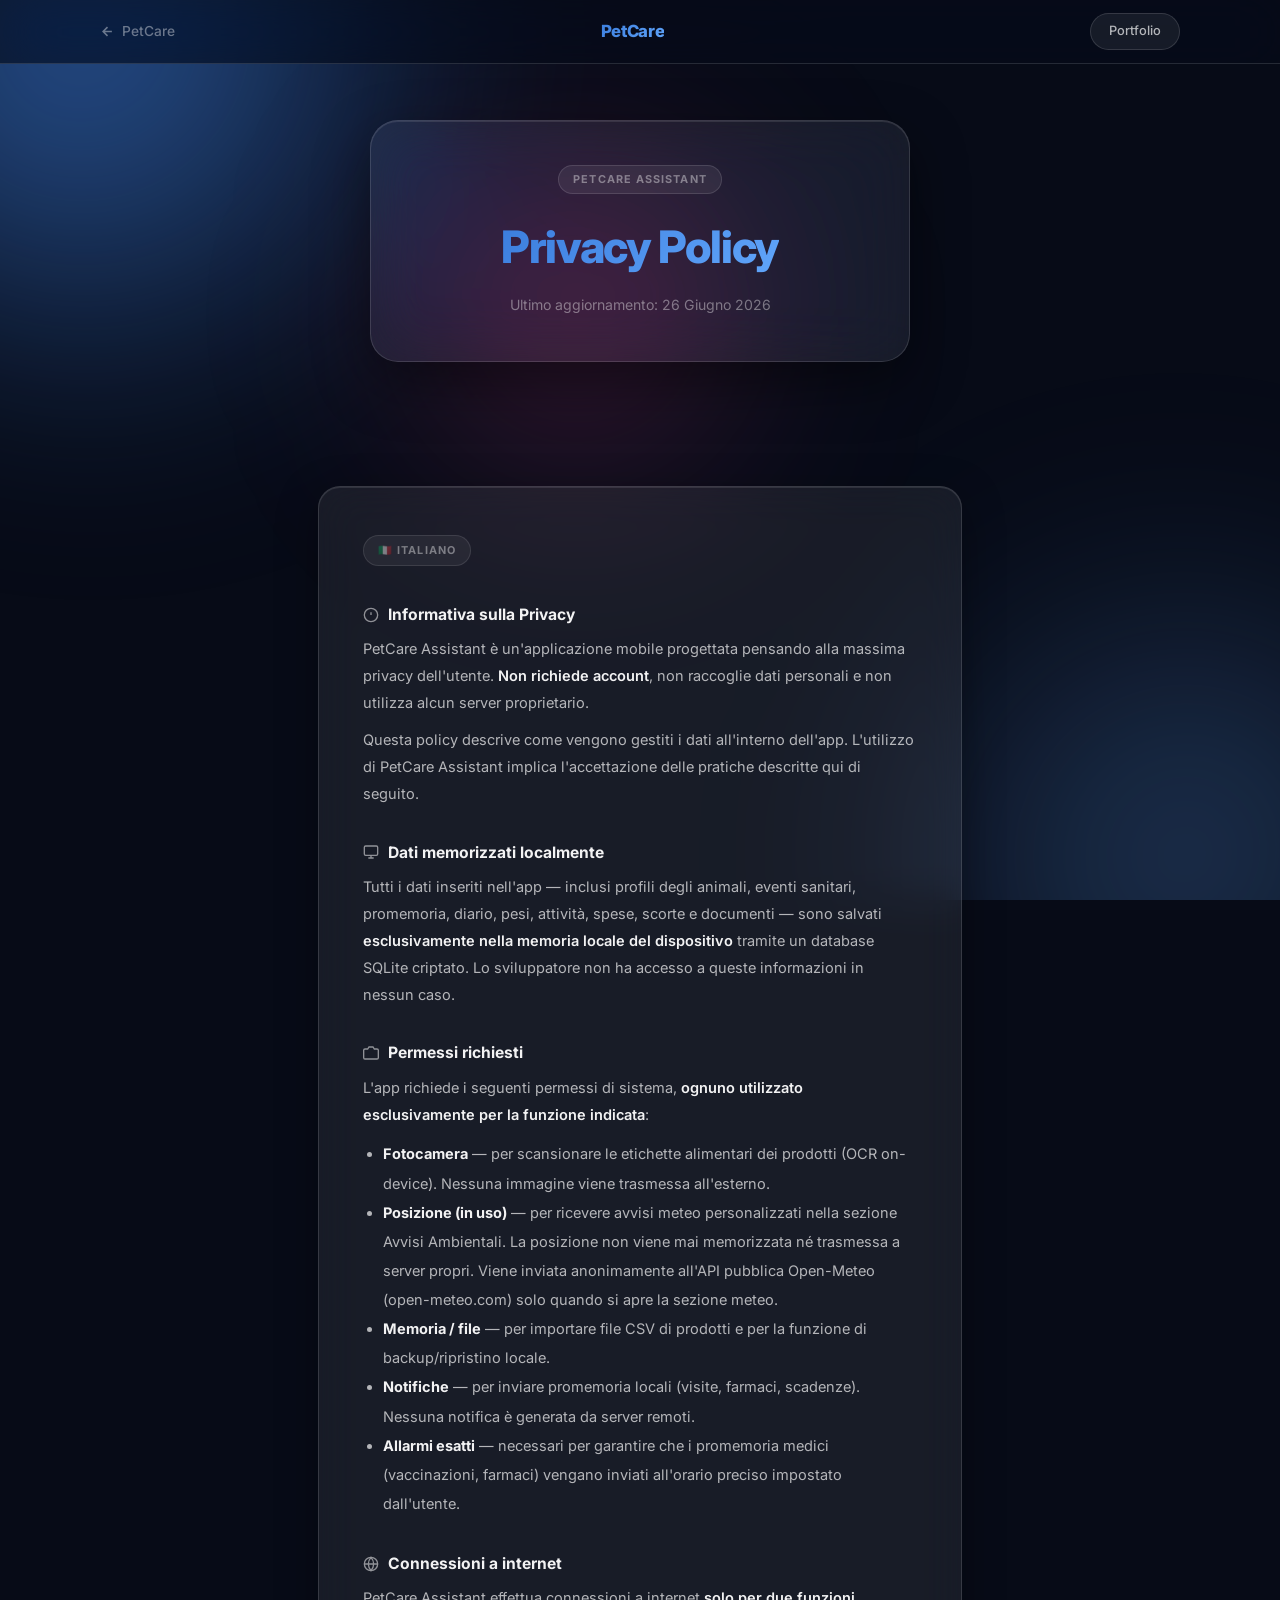
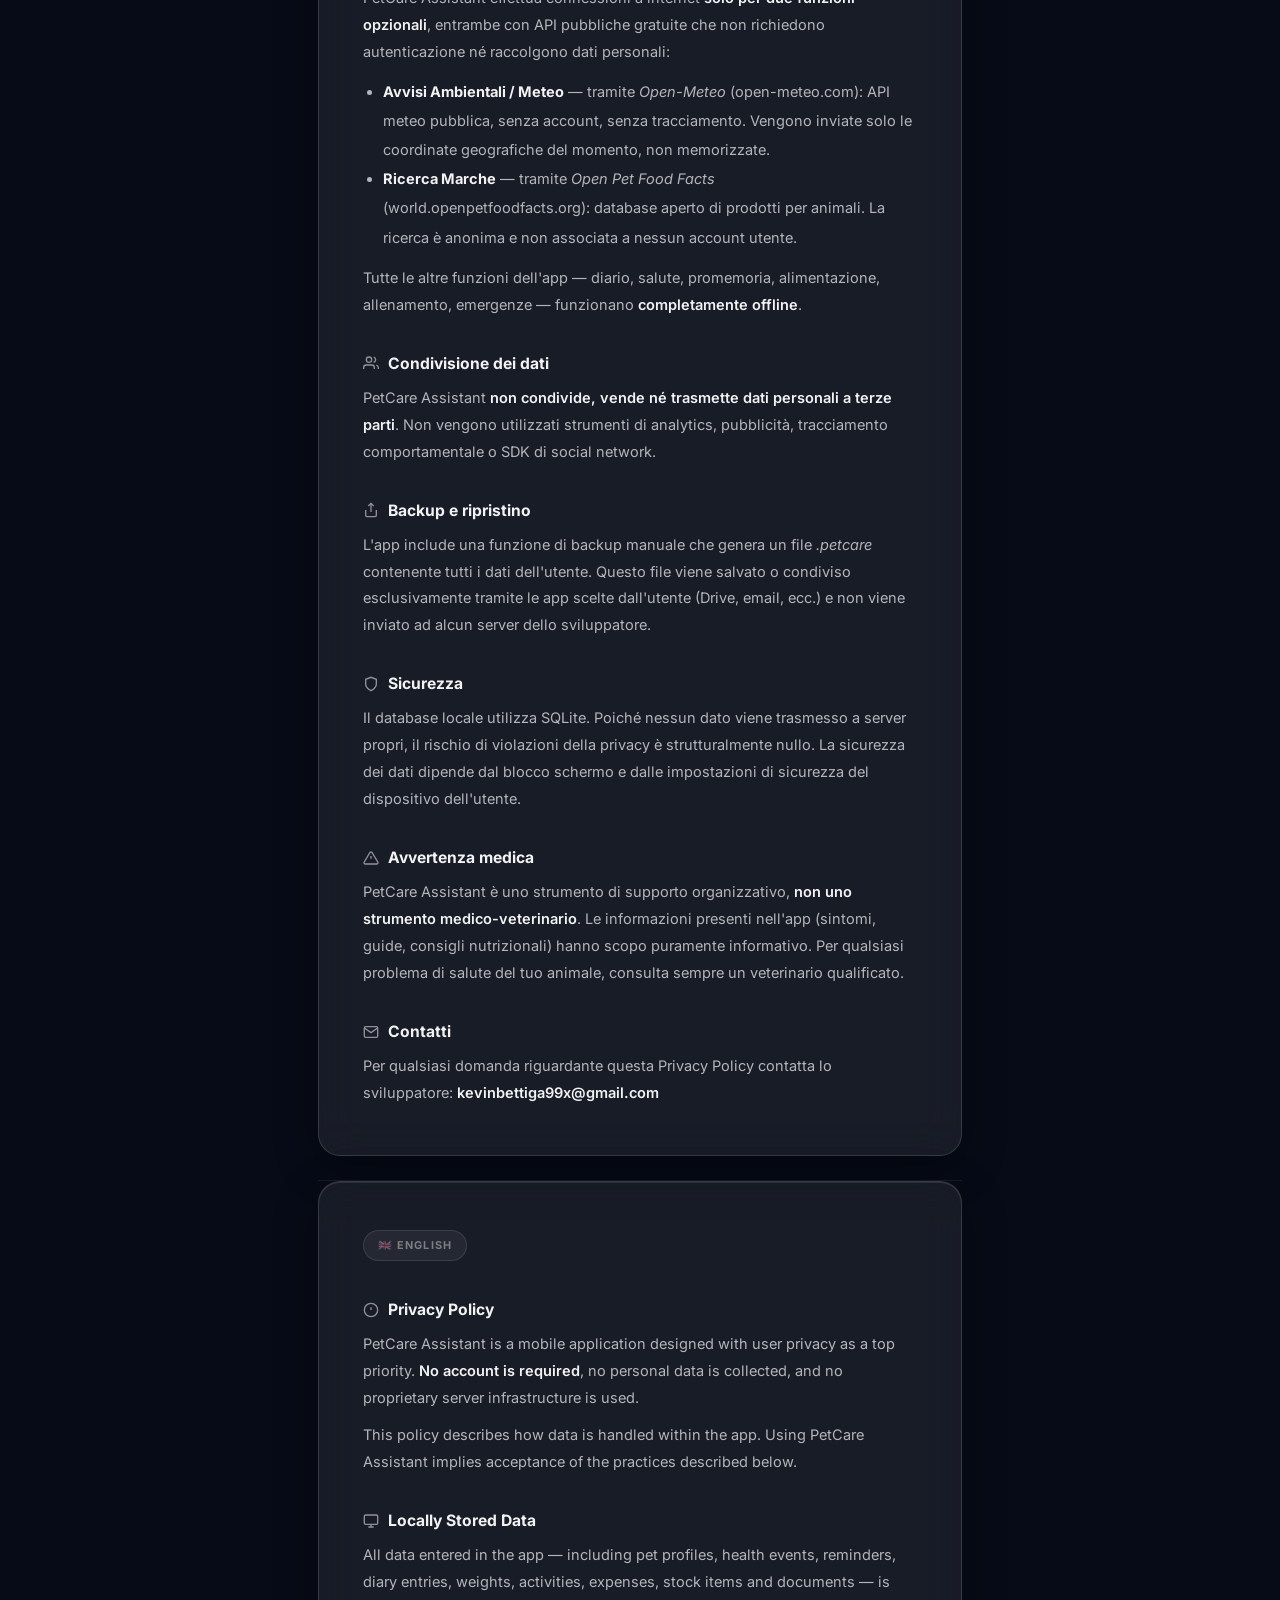
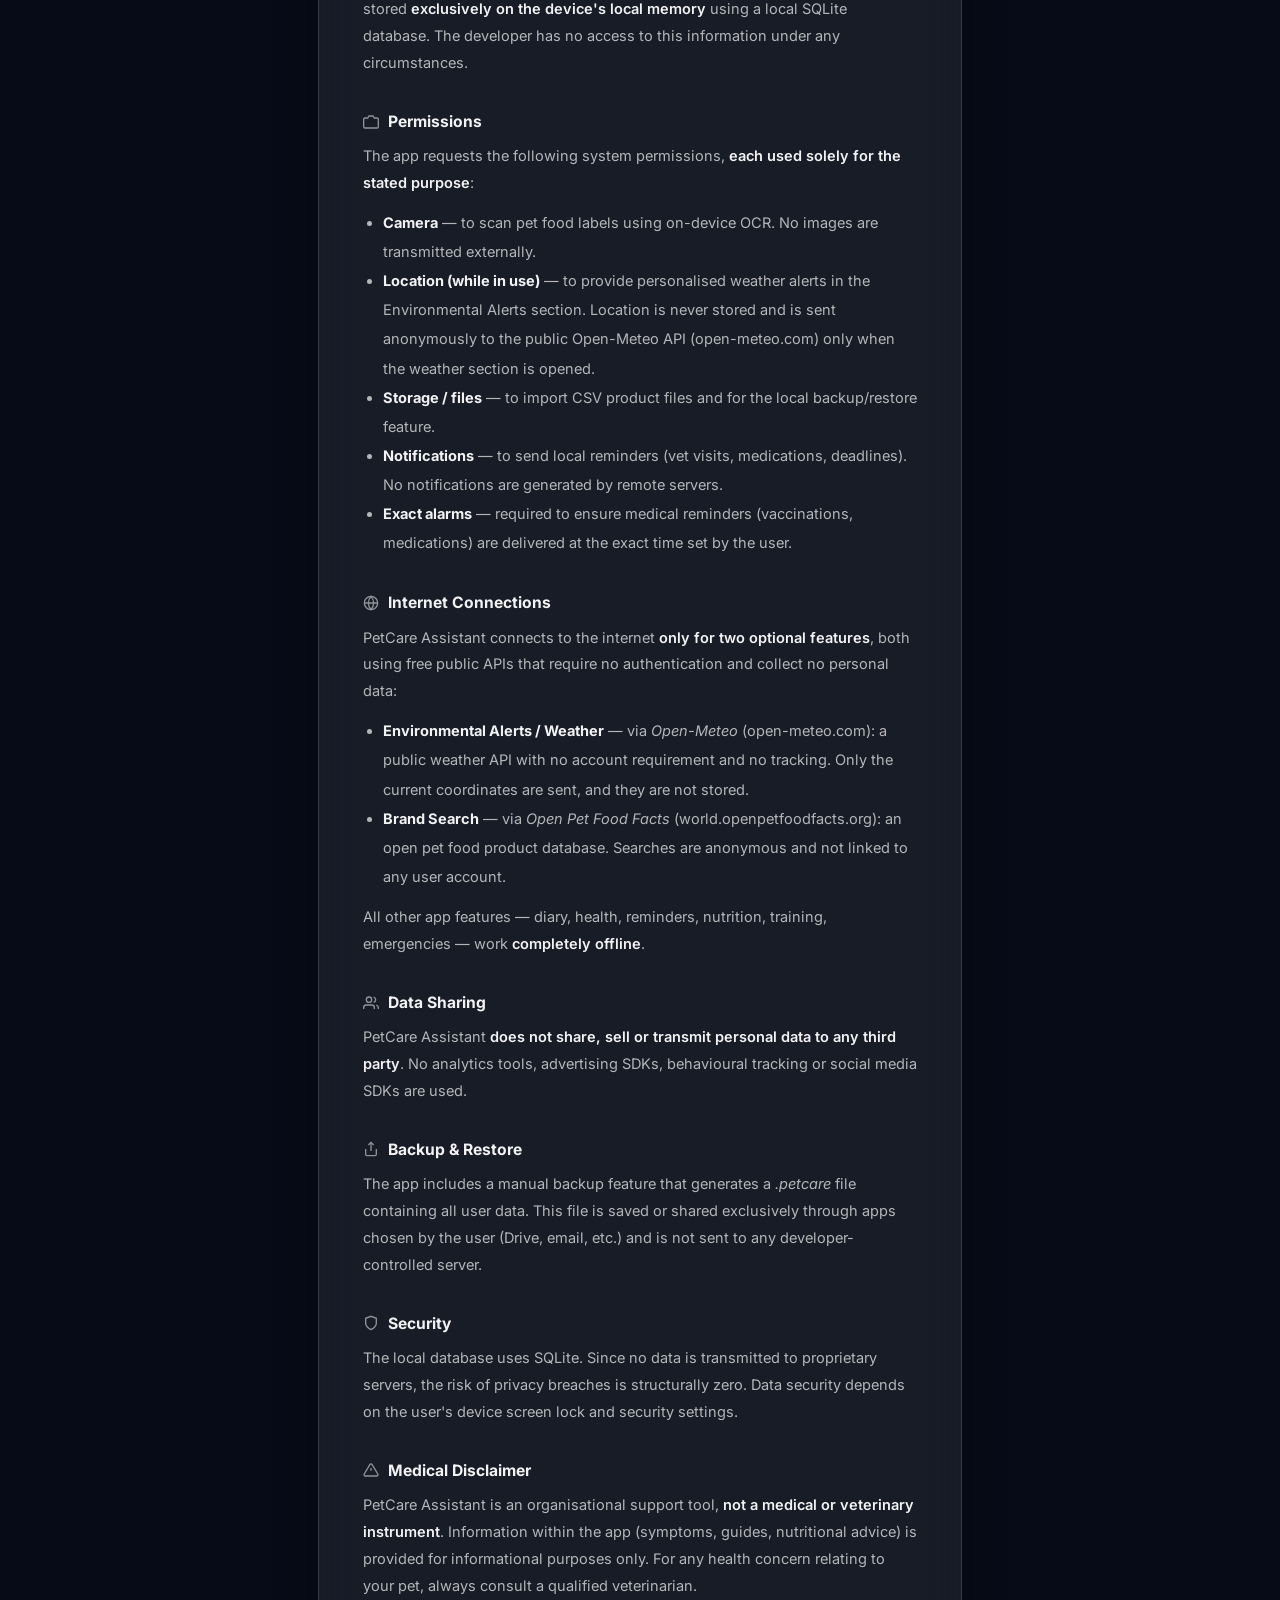
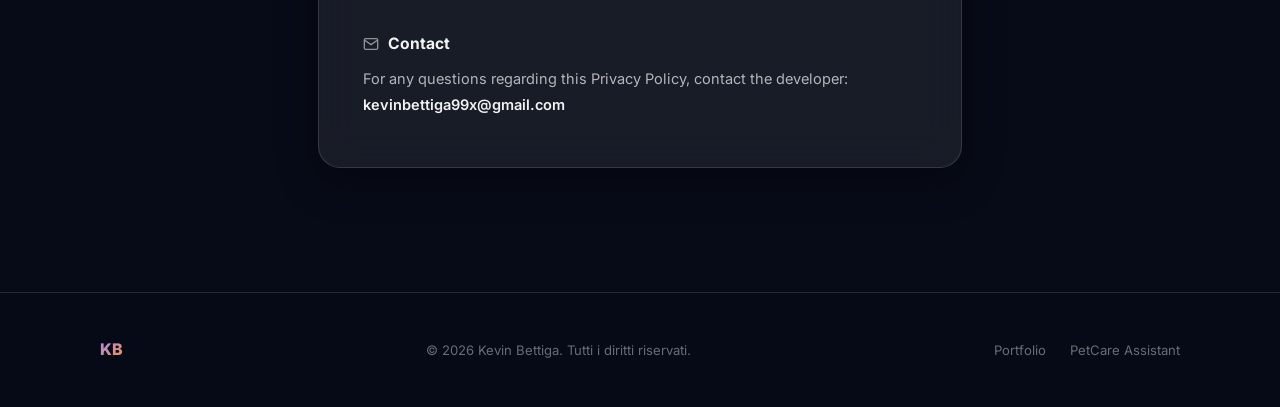
<file: privacy-petcare.html>
<!DOCTYPE html>
<html lang="it">
<head>
    <meta charset="UTF-8">
    <meta name="viewport" content="width=device-width, initial-scale=1.0">
    <title>Privacy Policy — PetCare Assistant</title>
    <meta name="description" content="Privacy Policy di PetCare Assistant. Tutti i dati restano sul dispositivo, nessun account richiesto.">
    <link rel="preconnect" href="https://fonts.googleapis.com">
    <link rel="stylesheet" href="style.css">
    <link href="https://fonts.googleapis.com/css2?family=Inter:wght@300;400;500;600;700;800&display=swap" rel="stylesheet">
</head>
<body>

    <div class="bg-canvas" aria-hidden="true">
        <div class="blob blob-1 b-strong"></div>
        <div class="blob blob-2 b-soft"></div>
        <div class="blob blob-3"></div>
    </div>

    <nav class="nav">
        <div class="nav__inner">
            <a href="petcare.html" class="nav__back">
                <svg width="15" height="15" viewBox="0 0 24 24" fill="none" stroke="currentColor" stroke-width="2.5"><path d="M19 12H5M12 5l-7 7 7 7"/></svg>
                PetCare
            </a>
            <span class="nav__logo grad-blue">PetCare</span>
            <div class="nav__links">
                <a href="index.html" class="nav__pill">Portfolio</a>
            </div>
        </div>
    </nav>

    <header class="privacy-hero">
        <div class="privacy-hero__panel">
            <div class="privacy-hero__label">PetCare Assistant</div>
            <h1 class="privacy-hero__title"><span class="grad-blue">Privacy Policy</span></h1>
            <p class="privacy-hero__sub">Ultimo aggiornamento: 26 Giugno 2026</p>
        </div>
    </header>

    <div class="privacy-body">

        <!-- ITALIANO -->
        <div class="privacy-glass">
            <div class="lang-heading">🇮🇹 Italiano</div>

            <div class="privacy-section">
                <h2>
                    <svg width="16" height="16" viewBox="0 0 24 24" fill="none" stroke="currentColor" stroke-width="2"><circle cx="12" cy="12" r="10"/><line x1="12" y1="8" x2="12" y2="12"/><line x1="12" y1="16" x2="12.01" y2="16"/></svg>
                    Informativa sulla Privacy
                </h2>
                <p>PetCare Assistant è un'applicazione mobile progettata pensando alla massima privacy dell'utente. <strong>Non richiede account</strong>, non raccoglie dati personali e non utilizza alcun server proprietario.</p>
                <p style="margin-top:10px;">Questa policy descrive come vengono gestiti i dati all'interno dell'app. L'utilizzo di PetCare Assistant implica l'accettazione delle pratiche descritte qui di seguito.</p>
            </div>

            <div class="privacy-section">
                <h2>
                    <svg width="16" height="16" viewBox="0 0 24 24" fill="none" stroke="currentColor" stroke-width="2"><rect x="2" y="3" width="20" height="14" rx="2"/><path d="M8 21h8M12 17v4"/></svg>
                    Dati memorizzati localmente
                </h2>
                <p>Tutti i dati inseriti nell'app — inclusi profili degli animali, eventi sanitari, promemoria, diario, pesi, attività, spese, scorte e documenti — sono salvati <strong>esclusivamente nella memoria locale del dispositivo</strong> tramite un database SQLite criptato. Lo sviluppatore non ha accesso a queste informazioni in nessun caso.</p>
            </div>

            <div class="privacy-section">
                <h2>
                    <svg width="16" height="16" viewBox="0 0 24 24" fill="none" stroke="currentColor" stroke-width="2"><path d="M23 19a2 2 0 0 1-2 2H3a2 2 0 0 1-2-2V8a2 2 0 0 1 2-2h4l2-3h6l2 3h4a2 2 0 0 1 2 2z"/></svg>
                    Permessi richiesti
                </h2>
                <p>L'app richiede i seguenti permessi di sistema, <strong>ognuno utilizzato esclusivamente per la funzione indicata</strong>:</p>
                <ul style="margin-top:12px;padding-left:20px;color:var(--t2);font-size:.91rem;line-height:2;">
                    <li><strong style="color:var(--t1);">Fotocamera</strong> — per scansionare le etichette alimentari dei prodotti (OCR on-device). Nessuna immagine viene trasmessa all'esterno.</li>
                    <li><strong style="color:var(--t1);">Posizione (in uso)</strong> — per ricevere avvisi meteo personalizzati nella sezione Avvisi Ambientali. La posizione non viene mai memorizzata né trasmessa a server propri. Viene inviata anonimamente all'API pubblica Open-Meteo (open-meteo.com) solo quando si apre la sezione meteo.</li>
                    <li><strong style="color:var(--t1);">Memoria / file</strong> — per importare file CSV di prodotti e per la funzione di backup/ripristino locale.</li>
                    <li><strong style="color:var(--t1);">Notifiche</strong> — per inviare promemoria locali (visite, farmaci, scadenze). Nessuna notifica è generata da server remoti.</li>
                    <li><strong style="color:var(--t1);">Allarmi esatti</strong> — necessari per garantire che i promemoria medici (vaccinazioni, farmaci) vengano inviati all'orario preciso impostato dall'utente.</li>
                </ul>
            </div>

            <div class="privacy-section">
                <h2>
                    <svg width="16" height="16" viewBox="0 0 24 24" fill="none" stroke="currentColor" stroke-width="2"><path d="M12 2a10 10 0 1 0 0 20 10 10 0 0 0 0-20z"/><path d="M2 12h20M12 2a15.3 15.3 0 0 1 4 10 15.3 15.3 0 0 1-4 10 15.3 15.3 0 0 1-4-10 15.3 15.3 0 0 1 4-10z"/></svg>
                    Connessioni a internet
                </h2>
                <p>PetCare Assistant effettua connessioni a internet <strong>solo per due funzioni opzionali</strong>, entrambe con API pubbliche gratuite che non richiedono autenticazione né raccolgono dati personali:</p>
                <ul style="margin-top:12px;padding-left:20px;color:var(--t2);font-size:.91rem;line-height:2;">
                    <li><strong style="color:var(--t1);">Avvisi Ambientali / Meteo</strong> — tramite <em>Open-Meteo</em> (open-meteo.com): API meteo pubblica, senza account, senza tracciamento. Vengono inviate solo le coordinate geografiche del momento, non memorizzate.</li>
                    <li><strong style="color:var(--t1);">Ricerca Marche</strong> — tramite <em>Open Pet Food Facts</em> (world.openpetfoodfacts.org): database aperto di prodotti per animali. La ricerca è anonima e non associata a nessun account utente.</li>
                </ul>
                <p style="margin-top:12px;">Tutte le altre funzioni dell'app — diario, salute, promemoria, alimentazione, allenamento, emergenze — funzionano <strong>completamente offline</strong>.</p>
            </div>

            <div class="privacy-section">
                <h2>
                    <svg width="16" height="16" viewBox="0 0 24 24" fill="none" stroke="currentColor" stroke-width="2"><path d="M17 21v-2a4 4 0 0 0-4-4H5a4 4 0 0 0-4 4v2"/><circle cx="9" cy="7" r="4"/><path d="M23 21v-2a4 4 0 0 0-3-3.87"/><path d="M16 3.13a4 4 0 0 1 0 7.75"/></svg>
                    Condivisione dei dati
                </h2>
                <p>PetCare Assistant <strong>non condivide, vende né trasmette dati personali a terze parti</strong>. Non vengono utilizzati strumenti di analytics, pubblicità, tracciamento comportamentale o SDK di social network.</p>
            </div>

            <div class="privacy-section">
                <h2>
                    <svg width="16" height="16" viewBox="0 0 24 24" fill="none" stroke="currentColor" stroke-width="2"><path d="M4 12v8a2 2 0 0 0 2 2h12a2 2 0 0 0 2-2v-8"/><polyline points="16 6 12 2 8 6"/><line x1="12" y1="2" x2="12" y2="15"/></svg>
                    Backup e ripristino
                </h2>
                <p>L'app include una funzione di backup manuale che genera un file <em>.petcare</em> contenente tutti i dati dell'utente. Questo file viene salvato o condiviso esclusivamente tramite le app scelte dall'utente (Drive, email, ecc.) e non viene inviato ad alcun server dello sviluppatore.</p>
            </div>

            <div class="privacy-section">
                <h2>
                    <svg width="16" height="16" viewBox="0 0 24 24" fill="none" stroke="currentColor" stroke-width="2"><path d="M12 22s8-4 8-10V5l-8-3-8 3v7c0 6 8 10 8 10z"/></svg>
                    Sicurezza
                </h2>
                <p>Il database locale utilizza SQLite. Poiché nessun dato viene trasmesso a server propri, il rischio di violazioni della privacy è strutturalmente nullo. La sicurezza dei dati dipende dal blocco schermo e dalle impostazioni di sicurezza del dispositivo dell'utente.</p>
            </div>

            <div class="privacy-section">
                <h2>
                    <svg width="16" height="16" viewBox="0 0 24 24" fill="none" stroke="currentColor" stroke-width="2"><path d="M10.29 3.86L1.82 18a2 2 0 0 0 1.71 3h16.94a2 2 0 0 0 1.71-3L13.71 3.86a2 2 0 0 0-3.42 0z"/><line x1="12" y1="9" x2="12" y2="13"/><line x1="12" y1="17" x2="12.01" y2="17"/></svg>
                    Avvertenza medica
                </h2>
                <p>PetCare Assistant è uno strumento di supporto organizzativo, <strong>non uno strumento medico-veterinario</strong>. Le informazioni presenti nell'app (sintomi, guide, consigli nutrizionali) hanno scopo puramente informativo. Per qualsiasi problema di salute del tuo animale, consulta sempre un veterinario qualificato.</p>
            </div>

            <div class="privacy-section">
                <h2>
                    <svg width="16" height="16" viewBox="0 0 24 24" fill="none" stroke="currentColor" stroke-width="2"><path d="M4 4h16c1.1 0 2 .9 2 2v12c0 1.1-.9 2-2 2H4c-1.1 0-2-.9-2-2V6c0-1.1.9-2 2-2z"/><polyline points="22,6 12,13 2,6"/></svg>
                    Contatti
                </h2>
                <p>Per qualsiasi domanda riguardante questa Privacy Policy contatta lo sviluppatore: <strong>kevinbettiga99x@gmail.com</strong></p>
            </div>
        </div>

        <hr class="divider">

        <!-- ENGLISH -->
        <div class="privacy-glass">
            <div class="lang-heading">🇬🇧 English</div>

            <div class="privacy-section">
                <h2>
                    <svg width="16" height="16" viewBox="0 0 24 24" fill="none" stroke="currentColor" stroke-width="2"><circle cx="12" cy="12" r="10"/><line x1="12" y1="8" x2="12" y2="12"/><line x1="12" y1="16" x2="12.01" y2="16"/></svg>
                    Privacy Policy
                </h2>
                <p>PetCare Assistant is a mobile application designed with user privacy as a top priority. <strong>No account is required</strong>, no personal data is collected, and no proprietary server infrastructure is used.</p>
                <p style="margin-top:10px;">This policy describes how data is handled within the app. Using PetCare Assistant implies acceptance of the practices described below.</p>
            </div>

            <div class="privacy-section">
                <h2>
                    <svg width="16" height="16" viewBox="0 0 24 24" fill="none" stroke="currentColor" stroke-width="2"><rect x="2" y="3" width="20" height="14" rx="2"/><path d="M8 21h8M12 17v4"/></svg>
                    Locally Stored Data
                </h2>
                <p>All data entered in the app — including pet profiles, health events, reminders, diary entries, weights, activities, expenses, stock items and documents — is stored <strong>exclusively on the device's local memory</strong> using a local SQLite database. The developer has no access to this information under any circumstances.</p>
            </div>

            <div class="privacy-section">
                <h2>
                    <svg width="16" height="16" viewBox="0 0 24 24" fill="none" stroke="currentColor" stroke-width="2"><path d="M23 19a2 2 0 0 1-2 2H3a2 2 0 0 1-2-2V8a2 2 0 0 1 2-2h4l2-3h6l2 3h4a2 2 0 0 1 2 2z"/></svg>
                    Permissions
                </h2>
                <p>The app requests the following system permissions, <strong>each used solely for the stated purpose</strong>:</p>
                <ul style="margin-top:12px;padding-left:20px;color:var(--t2);font-size:.91rem;line-height:2;">
                    <li><strong style="color:var(--t1);">Camera</strong> — to scan pet food labels using on-device OCR. No images are transmitted externally.</li>
                    <li><strong style="color:var(--t1);">Location (while in use)</strong> — to provide personalised weather alerts in the Environmental Alerts section. Location is never stored and is sent anonymously to the public Open-Meteo API (open-meteo.com) only when the weather section is opened.</li>
                    <li><strong style="color:var(--t1);">Storage / files</strong> — to import CSV product files and for the local backup/restore feature.</li>
                    <li><strong style="color:var(--t1);">Notifications</strong> — to send local reminders (vet visits, medications, deadlines). No notifications are generated by remote servers.</li>
                    <li><strong style="color:var(--t1);">Exact alarms</strong> — required to ensure medical reminders (vaccinations, medications) are delivered at the exact time set by the user.</li>
                </ul>
            </div>

            <div class="privacy-section">
                <h2>
                    <svg width="16" height="16" viewBox="0 0 24 24" fill="none" stroke="currentColor" stroke-width="2"><path d="M12 2a10 10 0 1 0 0 20 10 10 0 0 0 0-20z"/><path d="M2 12h20M12 2a15.3 15.3 0 0 1 4 10 15.3 15.3 0 0 1-4 10 15.3 15.3 0 0 1-4-10 15.3 15.3 0 0 1 4-10z"/></svg>
                    Internet Connections
                </h2>
                <p>PetCare Assistant connects to the internet <strong>only for two optional features</strong>, both using free public APIs that require no authentication and collect no personal data:</p>
                <ul style="margin-top:12px;padding-left:20px;color:var(--t2);font-size:.91rem;line-height:2;">
                    <li><strong style="color:var(--t1);">Environmental Alerts / Weather</strong> — via <em>Open-Meteo</em> (open-meteo.com): a public weather API with no account requirement and no tracking. Only the current coordinates are sent, and they are not stored.</li>
                    <li><strong style="color:var(--t1);">Brand Search</strong> — via <em>Open Pet Food Facts</em> (world.openpetfoodfacts.org): an open pet food product database. Searches are anonymous and not linked to any user account.</li>
                </ul>
                <p style="margin-top:12px;">All other app features — diary, health, reminders, nutrition, training, emergencies — work <strong>completely offline</strong>.</p>
            </div>

            <div class="privacy-section">
                <h2>
                    <svg width="16" height="16" viewBox="0 0 24 24" fill="none" stroke="currentColor" stroke-width="2"><path d="M17 21v-2a4 4 0 0 0-4-4H5a4 4 0 0 0-4 4v2"/><circle cx="9" cy="7" r="4"/><path d="M23 21v-2a4 4 0 0 0-3-3.87"/><path d="M16 3.13a4 4 0 0 1 0 7.75"/></svg>
                    Data Sharing
                </h2>
                <p>PetCare Assistant <strong>does not share, sell or transmit personal data to any third party</strong>. No analytics tools, advertising SDKs, behavioural tracking or social media SDKs are used.</p>
            </div>

            <div class="privacy-section">
                <h2>
                    <svg width="16" height="16" viewBox="0 0 24 24" fill="none" stroke="currentColor" stroke-width="2"><path d="M4 12v8a2 2 0 0 0 2 2h12a2 2 0 0 0 2-2v-8"/><polyline points="16 6 12 2 8 6"/><line x1="12" y1="2" x2="12" y2="15"/></svg>
                    Backup & Restore
                </h2>
                <p>The app includes a manual backup feature that generates a <em>.petcare</em> file containing all user data. This file is saved or shared exclusively through apps chosen by the user (Drive, email, etc.) and is not sent to any developer-controlled server.</p>
            </div>

            <div class="privacy-section">
                <h2>
                    <svg width="16" height="16" viewBox="0 0 24 24" fill="none" stroke="currentColor" stroke-width="2"><path d="M12 22s8-4 8-10V5l-8-3-8 3v7c0 6 8 10 8 10z"/></svg>
                    Security
                </h2>
                <p>The local database uses SQLite. Since no data is transmitted to proprietary servers, the risk of privacy breaches is structurally zero. Data security depends on the user's device screen lock and security settings.</p>
            </div>

            <div class="privacy-section">
                <h2>
                    <svg width="16" height="16" viewBox="0 0 24 24" fill="none" stroke="currentColor" stroke-width="2"><path d="M10.29 3.86L1.82 18a2 2 0 0 0 1.71 3h16.94a2 2 0 0 0 1.71-3L13.71 3.86a2 2 0 0 0-3.42 0z"/><line x1="12" y1="9" x2="12" y2="13"/><line x1="12" y1="17" x2="12.01" y2="17"/></svg>
                    Medical Disclaimer
                </h2>
                <p>PetCare Assistant is an organisational support tool, <strong>not a medical or veterinary instrument</strong>. Information within the app (symptoms, guides, nutritional advice) is provided for informational purposes only. For any health concern relating to your pet, always consult a qualified veterinarian.</p>
            </div>

            <div class="privacy-section">
                <h2>
                    <svg width="16" height="16" viewBox="0 0 24 24" fill="none" stroke="currentColor" stroke-width="2"><path d="M4 4h16c1.1 0 2 .9 2 2v12c0 1.1-.9 2-2 2H4c-1.1 0-2-.9-2-2V6c0-1.1.9-2 2-2z"/><polyline points="22,6 12,13 2,6"/></svg>
                    Contact
                </h2>
                <p>For any questions regarding this Privacy Policy, contact the developer: <strong>kevinbettiga99x@gmail.com</strong></p>
            </div>
        </div>

    </div>

    <footer class="footer">
        <div class="footer__inner">
            <span class="footer__logo grad-duo">KB</span>
            <p class="footer__copy">&copy; 2026 Kevin Bettiga. Tutti i diritti riservati.</p>
            <div class="footer__links">
                <a href="index.html">Portfolio</a>
                <a href="petcare.html">PetCare Assistant</a>
            </div>
        </div>
    </footer>

</body>
</html>
</file>
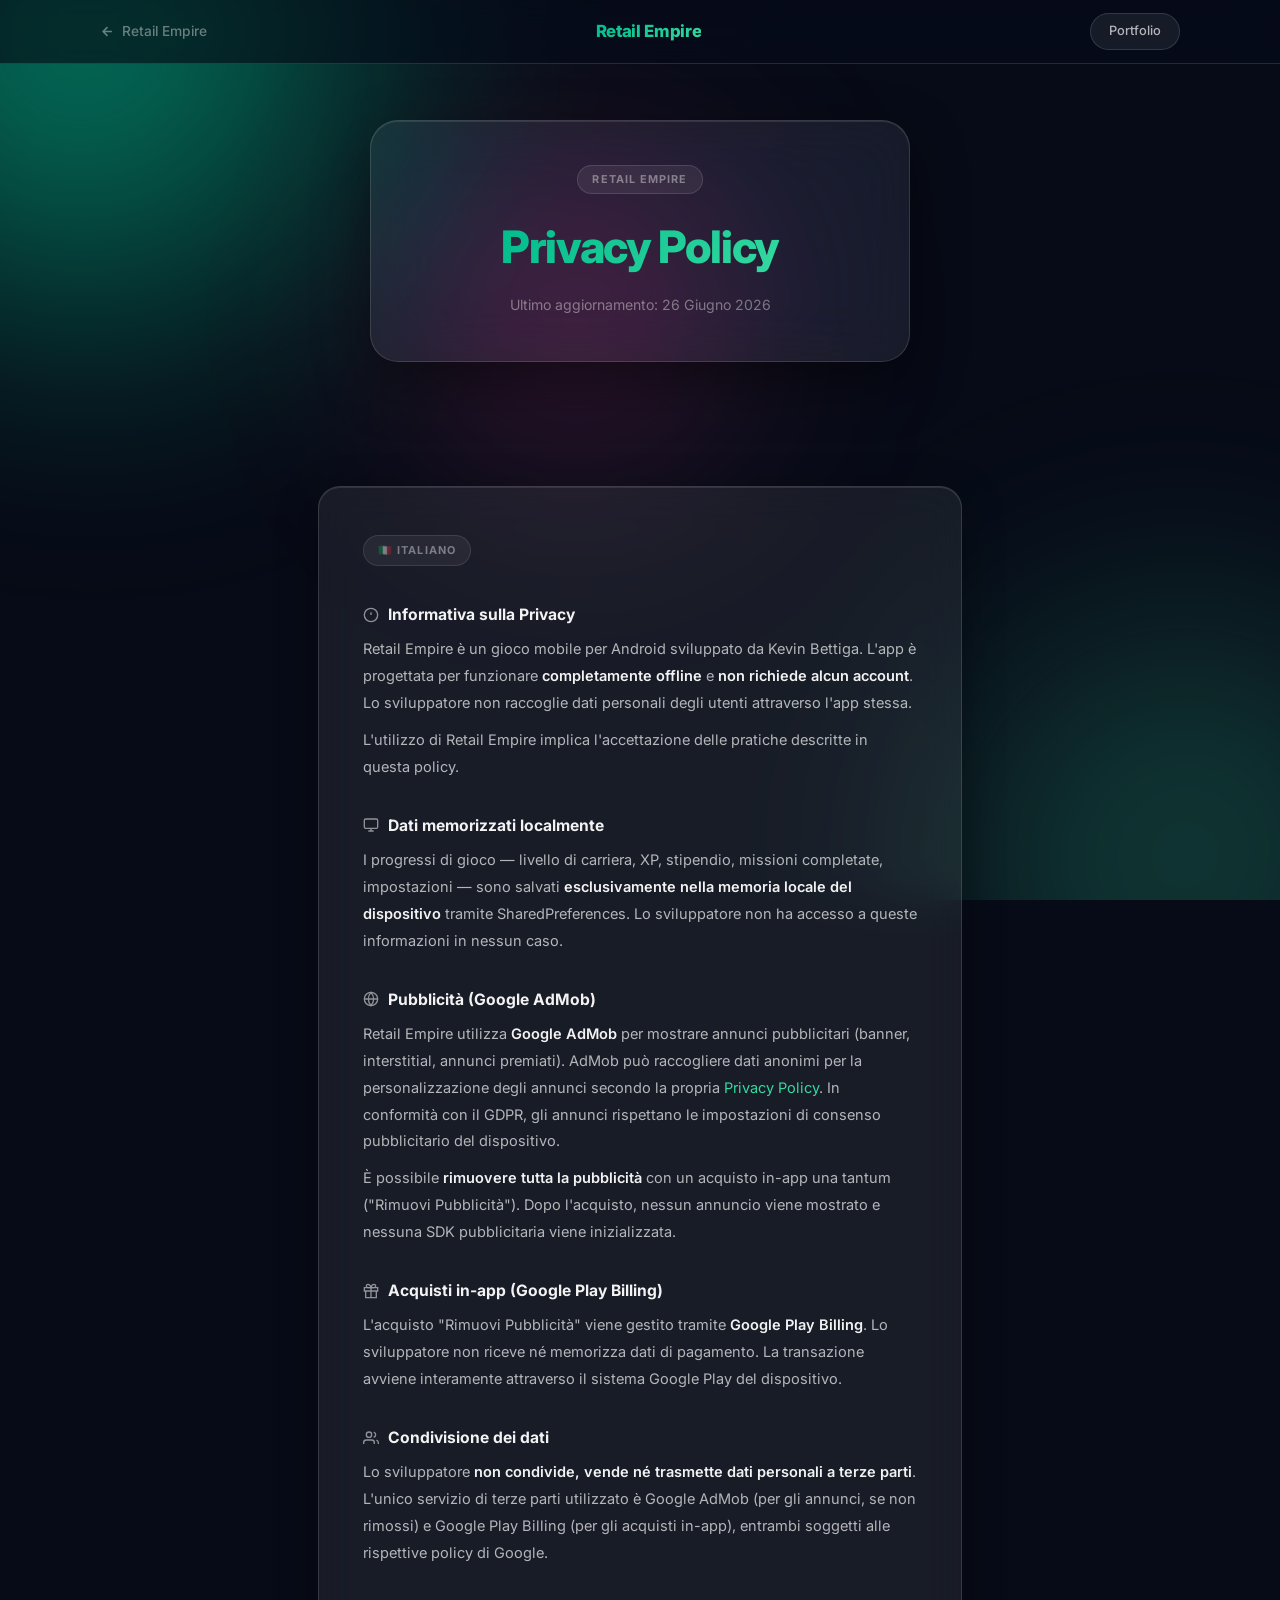
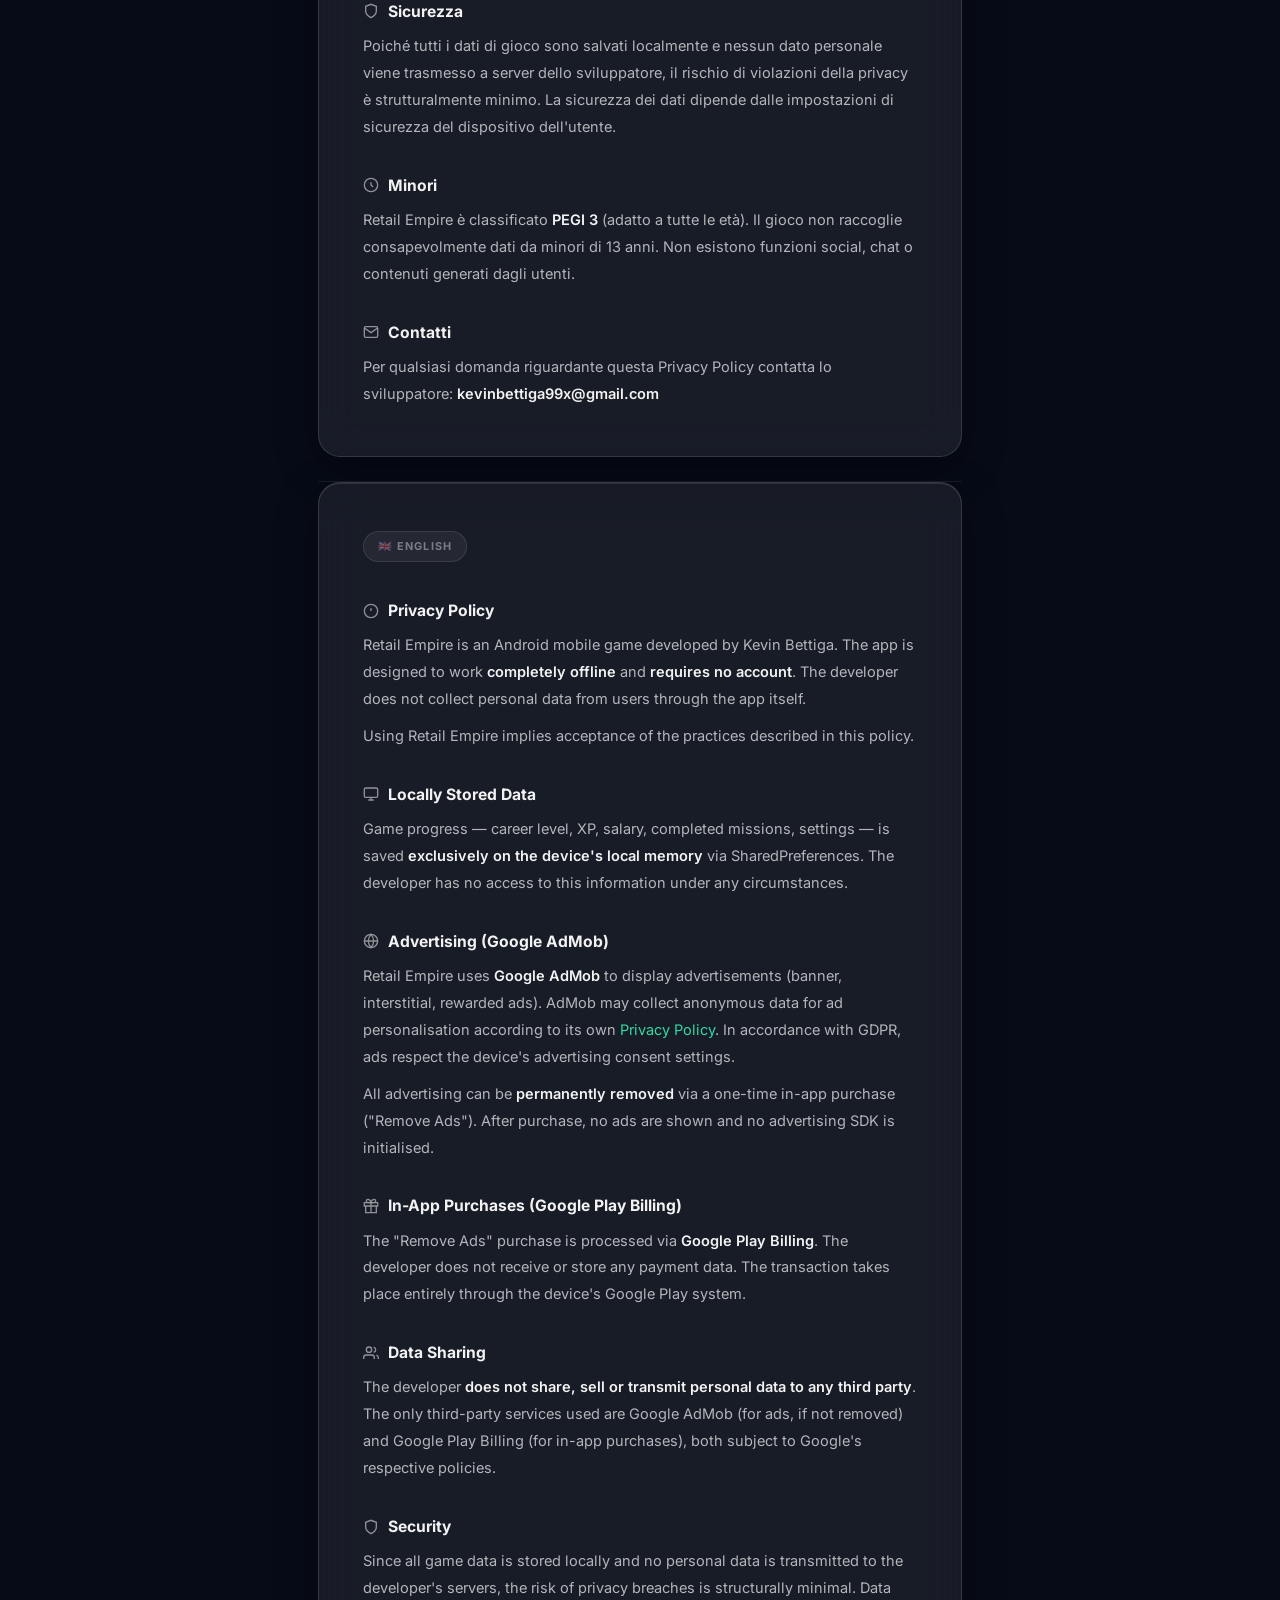
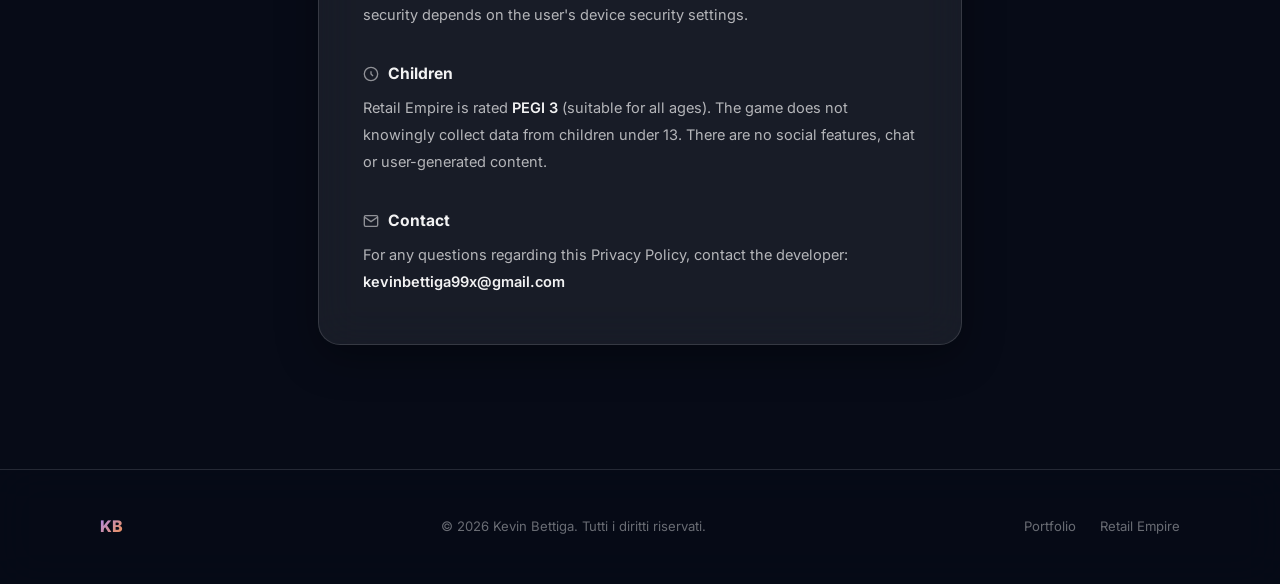
<file: privacy-retail-empire.html>
<!DOCTYPE html>
<html lang="it">
<head>
    <meta charset="UTF-8">
    <meta name="viewport" content="width=device-width, initial-scale=1.0">
    <title>Privacy Policy — Retail Empire</title>
    <meta name="description" content="Privacy Policy di Retail Empire. Il gioco funziona offline, nessun dato personale viene raccolto.">
    <link rel="preconnect" href="https://fonts.googleapis.com">
    <link rel="stylesheet" href="style.css">
    <link href="https://fonts.googleapis.com/css2?family=Inter:wght@300;400;500;600;700;800&display=swap" rel="stylesheet">
</head>
<body>

    <div class="bg-canvas" aria-hidden="true">
        <div class="blob blob-1 g-strong"></div>
        <div class="blob blob-2 g-soft"></div>
        <div class="blob blob-3"></div>
    </div>

    <nav class="nav">
        <div class="nav__inner">
            <a href="retail-empire.html" class="nav__back">
                <svg width="15" height="15" viewBox="0 0 24 24" fill="none" stroke="currentColor" stroke-width="2.5"><path d="M19 12H5M12 5l-7 7 7 7"/></svg>
                Retail Empire
            </a>
            <span class="nav__logo grad-green">Retail Empire</span>
            <div class="nav__links">
                <a href="index.html" class="nav__pill">Portfolio</a>
            </div>
        </div>
    </nav>

    <header class="privacy-hero">
        <div class="privacy-hero__panel">
            <div class="privacy-hero__label">Retail Empire</div>
            <h1 class="privacy-hero__title"><span class="grad-green">Privacy Policy</span></h1>
            <p class="privacy-hero__sub">Ultimo aggiornamento: 26 Giugno 2026</p>
        </div>
    </header>

    <div class="privacy-body">

        <!-- ITALIANO -->
        <div class="privacy-glass">
            <div class="lang-heading">🇮🇹 Italiano</div>

            <div class="privacy-section">
                <h2>
                    <svg width="16" height="16" viewBox="0 0 24 24" fill="none" stroke="currentColor" stroke-width="2"><circle cx="12" cy="12" r="10"/><line x1="12" y1="8" x2="12" y2="12"/><line x1="12" y1="16" x2="12.01" y2="16"/></svg>
                    Informativa sulla Privacy
                </h2>
                <p>Retail Empire è un gioco mobile per Android sviluppato da Kevin Bettiga. L'app è progettata per funzionare <strong>completamente offline</strong> e <strong>non richiede alcun account</strong>. Lo sviluppatore non raccoglie dati personali degli utenti attraverso l'app stessa.</p>
                <p style="margin-top:10px;">L'utilizzo di Retail Empire implica l'accettazione delle pratiche descritte in questa policy.</p>
            </div>

            <div class="privacy-section">
                <h2>
                    <svg width="16" height="16" viewBox="0 0 24 24" fill="none" stroke="currentColor" stroke-width="2"><rect x="2" y="3" width="20" height="14" rx="2"/><path d="M8 21h8M12 17v4"/></svg>
                    Dati memorizzati localmente
                </h2>
                <p>I progressi di gioco — livello di carriera, XP, stipendio, missioni completate, impostazioni — sono salvati <strong>esclusivamente nella memoria locale del dispositivo</strong> tramite SharedPreferences. Lo sviluppatore non ha accesso a queste informazioni in nessun caso.</p>
            </div>

            <div class="privacy-section">
                <h2>
                    <svg width="16" height="16" viewBox="0 0 24 24" fill="none" stroke="currentColor" stroke-width="2"><path d="M12 2a10 10 0 1 0 0 20 10 10 0 0 0 0-20z"/><path d="M2 12h20M12 2a15.3 15.3 0 0 1 4 10 15.3 15.3 0 0 1-4 10 15.3 15.3 0 0 1-4-10 15.3 15.3 0 0 1 4-10z"/></svg>
                    Pubblicità (Google AdMob)
                </h2>
                <p>Retail Empire utilizza <strong>Google AdMob</strong> per mostrare annunci pubblicitari (banner, interstitial, annunci premiati). AdMob può raccogliere dati anonimi per la personalizzazione degli annunci secondo la propria <a href="https://policies.google.com/privacy" style="color:var(--green-2);">Privacy Policy</a>. In conformità con il GDPR, gli annunci rispettano le impostazioni di consenso pubblicitario del dispositivo.</p>
                <p style="margin-top:10px;">È possibile <strong>rimuovere tutta la pubblicità</strong> con un acquisto in-app una tantum ("Rimuovi Pubblicità"). Dopo l'acquisto, nessun annuncio viene mostrato e nessuna SDK pubblicitaria viene inizializzata.</p>
            </div>

            <div class="privacy-section">
                <h2>
                    <svg width="16" height="16" viewBox="0 0 24 24" fill="none" stroke="currentColor" stroke-width="2"><path d="M20 12V22H4V12"/><path d="M22 7H2v5h20V7z"/><path d="M12 22V7"/><path d="M12 7H7.5a2.5 2.5 0 0 1 0-5C11 2 12 7 12 7z"/><path d="M12 7h4.5a2.5 2.5 0 0 0 0-5C13 2 12 7 12 7z"/></svg>
                    Acquisti in-app (Google Play Billing)
                </h2>
                <p>L'acquisto "Rimuovi Pubblicità" viene gestito tramite <strong>Google Play Billing</strong>. Lo sviluppatore non riceve né memorizza dati di pagamento. La transazione avviene interamente attraverso il sistema Google Play del dispositivo.</p>
            </div>

            <div class="privacy-section">
                <h2>
                    <svg width="16" height="16" viewBox="0 0 24 24" fill="none" stroke="currentColor" stroke-width="2"><path d="M17 21v-2a4 4 0 0 0-4-4H5a4 4 0 0 0-4 4v2"/><circle cx="9" cy="7" r="4"/><path d="M23 21v-2a4 4 0 0 0-3-3.87"/><path d="M16 3.13a4 4 0 0 1 0 7.75"/></svg>
                    Condivisione dei dati
                </h2>
                <p>Lo sviluppatore <strong>non condivide, vende né trasmette dati personali a terze parti</strong>. L'unico servizio di terze parti utilizzato è Google AdMob (per gli annunci, se non rimossi) e Google Play Billing (per gli acquisti in-app), entrambi soggetti alle rispettive policy di Google.</p>
            </div>

            <div class="privacy-section">
                <h2>
                    <svg width="16" height="16" viewBox="0 0 24 24" fill="none" stroke="currentColor" stroke-width="2"><path d="M12 22s8-4 8-10V5l-8-3-8 3v7c0 6 8 10 8 10z"/></svg>
                    Sicurezza
                </h2>
                <p>Poiché tutti i dati di gioco sono salvati localmente e nessun dato personale viene trasmesso a server dello sviluppatore, il rischio di violazioni della privacy è strutturalmente minimo. La sicurezza dei dati dipende dalle impostazioni di sicurezza del dispositivo dell'utente.</p>
            </div>

            <div class="privacy-section">
                <h2>
                    <svg width="16" height="16" viewBox="0 0 24 24" fill="none" stroke="currentColor" stroke-width="2"><path d="M12 2a10 10 0 1 0 0 20 10 10 0 0 0 0-20z"/><path d="M12 8v4l3 3"/></svg>
                    Minori
                </h2>
                <p>Retail Empire è classificato <strong>PEGI 3</strong> (adatto a tutte le età). Il gioco non raccoglie consapevolmente dati da minori di 13 anni. Non esistono funzioni social, chat o contenuti generati dagli utenti.</p>
            </div>

            <div class="privacy-section">
                <h2>
                    <svg width="16" height="16" viewBox="0 0 24 24" fill="none" stroke="currentColor" stroke-width="2"><path d="M4 4h16c1.1 0 2 .9 2 2v12c0 1.1-.9 2-2 2H4c-1.1 0-2-.9-2-2V6c0-1.1.9-2 2-2z"/><polyline points="22,6 12,13 2,6"/></svg>
                    Contatti
                </h2>
                <p>Per qualsiasi domanda riguardante questa Privacy Policy contatta lo sviluppatore: <strong>kevinbettiga99x@gmail.com</strong></p>
            </div>
        </div>

        <hr class="divider">

        <!-- ENGLISH -->
        <div class="privacy-glass">
            <div class="lang-heading">🇬🇧 English</div>

            <div class="privacy-section">
                <h2>
                    <svg width="16" height="16" viewBox="0 0 24 24" fill="none" stroke="currentColor" stroke-width="2"><circle cx="12" cy="12" r="10"/><line x1="12" y1="8" x2="12" y2="12"/><line x1="12" y1="16" x2="12.01" y2="16"/></svg>
                    Privacy Policy
                </h2>
                <p>Retail Empire is an Android mobile game developed by Kevin Bettiga. The app is designed to work <strong>completely offline</strong> and <strong>requires no account</strong>. The developer does not collect personal data from users through the app itself.</p>
                <p style="margin-top:10px;">Using Retail Empire implies acceptance of the practices described in this policy.</p>
            </div>

            <div class="privacy-section">
                <h2>
                    <svg width="16" height="16" viewBox="0 0 24 24" fill="none" stroke="currentColor" stroke-width="2"><rect x="2" y="3" width="20" height="14" rx="2"/><path d="M8 21h8M12 17v4"/></svg>
                    Locally Stored Data
                </h2>
                <p>Game progress — career level, XP, salary, completed missions, settings — is saved <strong>exclusively on the device's local memory</strong> via SharedPreferences. The developer has no access to this information under any circumstances.</p>
            </div>

            <div class="privacy-section">
                <h2>
                    <svg width="16" height="16" viewBox="0 0 24 24" fill="none" stroke="currentColor" stroke-width="2"><path d="M12 2a10 10 0 1 0 0 20 10 10 0 0 0 0-20z"/><path d="M2 12h20M12 2a15.3 15.3 0 0 1 4 10 15.3 15.3 0 0 1-4 10 15.3 15.3 0 0 1-4-10 15.3 15.3 0 0 1 4-10z"/></svg>
                    Advertising (Google AdMob)
                </h2>
                <p>Retail Empire uses <strong>Google AdMob</strong> to display advertisements (banner, interstitial, rewarded ads). AdMob may collect anonymous data for ad personalisation according to its own <a href="https://policies.google.com/privacy" style="color:var(--green-2);">Privacy Policy</a>. In accordance with GDPR, ads respect the device's advertising consent settings.</p>
                <p style="margin-top:10px;">All advertising can be <strong>permanently removed</strong> via a one-time in-app purchase ("Remove Ads"). After purchase, no ads are shown and no advertising SDK is initialised.</p>
            </div>

            <div class="privacy-section">
                <h2>
                    <svg width="16" height="16" viewBox="0 0 24 24" fill="none" stroke="currentColor" stroke-width="2"><path d="M20 12V22H4V12"/><path d="M22 7H2v5h20V7z"/><path d="M12 22V7"/><path d="M12 7H7.5a2.5 2.5 0 0 1 0-5C11 2 12 7 12 7z"/><path d="M12 7h4.5a2.5 2.5 0 0 0 0-5C13 2 12 7 12 7z"/></svg>
                    In-App Purchases (Google Play Billing)
                </h2>
                <p>The "Remove Ads" purchase is processed via <strong>Google Play Billing</strong>. The developer does not receive or store any payment data. The transaction takes place entirely through the device's Google Play system.</p>
            </div>

            <div class="privacy-section">
                <h2>
                    <svg width="16" height="16" viewBox="0 0 24 24" fill="none" stroke="currentColor" stroke-width="2"><path d="M17 21v-2a4 4 0 0 0-4-4H5a4 4 0 0 0-4 4v2"/><circle cx="9" cy="7" r="4"/><path d="M23 21v-2a4 4 0 0 0-3-3.87"/><path d="M16 3.13a4 4 0 0 1 0 7.75"/></svg>
                    Data Sharing
                </h2>
                <p>The developer <strong>does not share, sell or transmit personal data to any third party</strong>. The only third-party services used are Google AdMob (for ads, if not removed) and Google Play Billing (for in-app purchases), both subject to Google's respective policies.</p>
            </div>

            <div class="privacy-section">
                <h2>
                    <svg width="16" height="16" viewBox="0 0 24 24" fill="none" stroke="currentColor" stroke-width="2"><path d="M12 22s8-4 8-10V5l-8-3-8 3v7c0 6 8 10 8 10z"/></svg>
                    Security
                </h2>
                <p>Since all game data is stored locally and no personal data is transmitted to the developer's servers, the risk of privacy breaches is structurally minimal. Data security depends on the user's device security settings.</p>
            </div>

            <div class="privacy-section">
                <h2>
                    <svg width="16" height="16" viewBox="0 0 24 24" fill="none" stroke="currentColor" stroke-width="2"><path d="M12 2a10 10 0 1 0 0 20 10 10 0 0 0 0-20z"/><path d="M12 8v4l3 3"/></svg>
                    Children
                </h2>
                <p>Retail Empire is rated <strong>PEGI 3</strong> (suitable for all ages). The game does not knowingly collect data from children under 13. There are no social features, chat or user-generated content.</p>
            </div>

            <div class="privacy-section">
                <h2>
                    <svg width="16" height="16" viewBox="0 0 24 24" fill="none" stroke="currentColor" stroke-width="2"><path d="M4 4h16c1.1 0 2 .9 2 2v12c0 1.1-.9 2-2 2H4c-1.1 0-2-.9-2-2V6c0-1.1.9-2 2-2z"/><polyline points="22,6 12,13 2,6"/></svg>
                    Contact
                </h2>
                <p>For any questions regarding this Privacy Policy, contact the developer: <strong>kevinbettiga99x@gmail.com</strong></p>
            </div>
        </div>

    </div>

    <footer class="footer">
        <div class="footer__inner">
            <span class="footer__logo grad-duo">KB</span>
            <p class="footer__copy">&copy; 2026 Kevin Bettiga. Tutti i diritti riservati.</p>
            <div class="footer__links">
                <a href="index.html">Portfolio</a>
                <a href="retail-empire.html">Retail Empire</a>
            </div>
        </div>
    </footer>

</body>
</html>
</file>
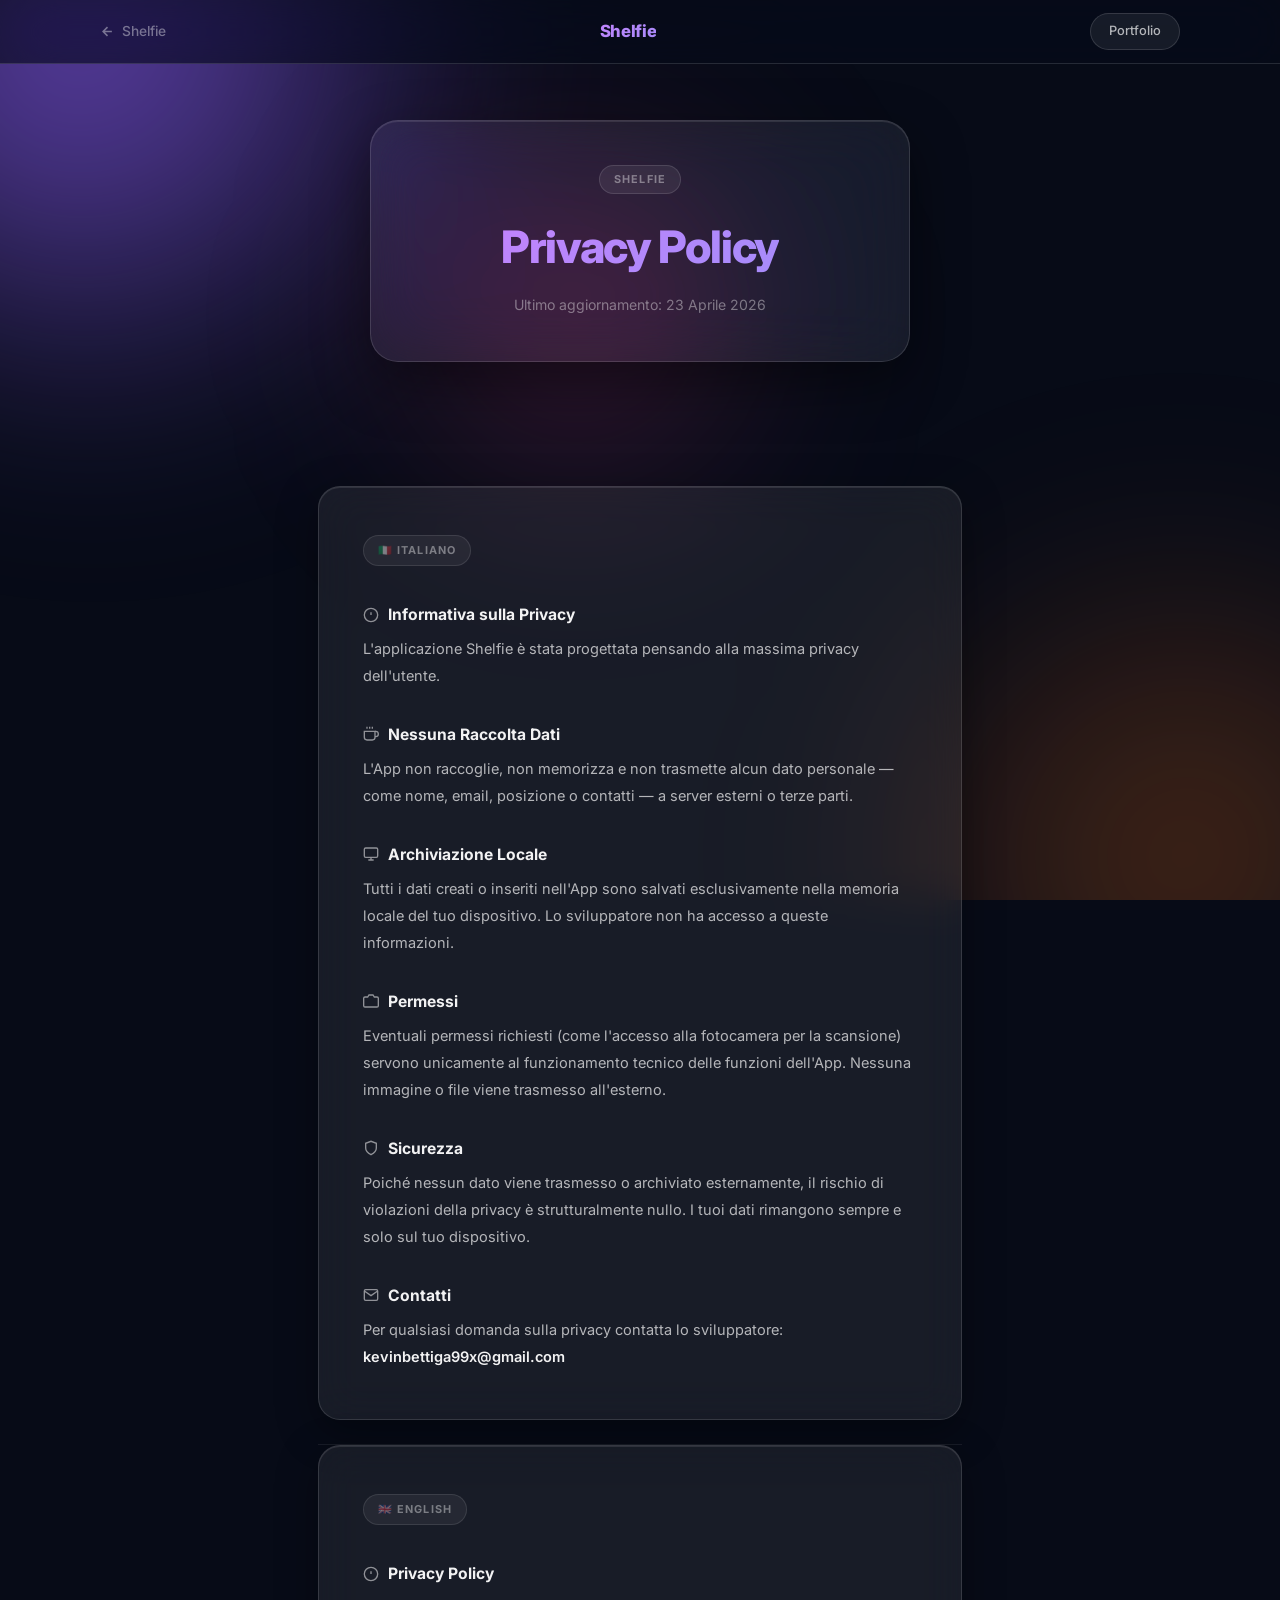
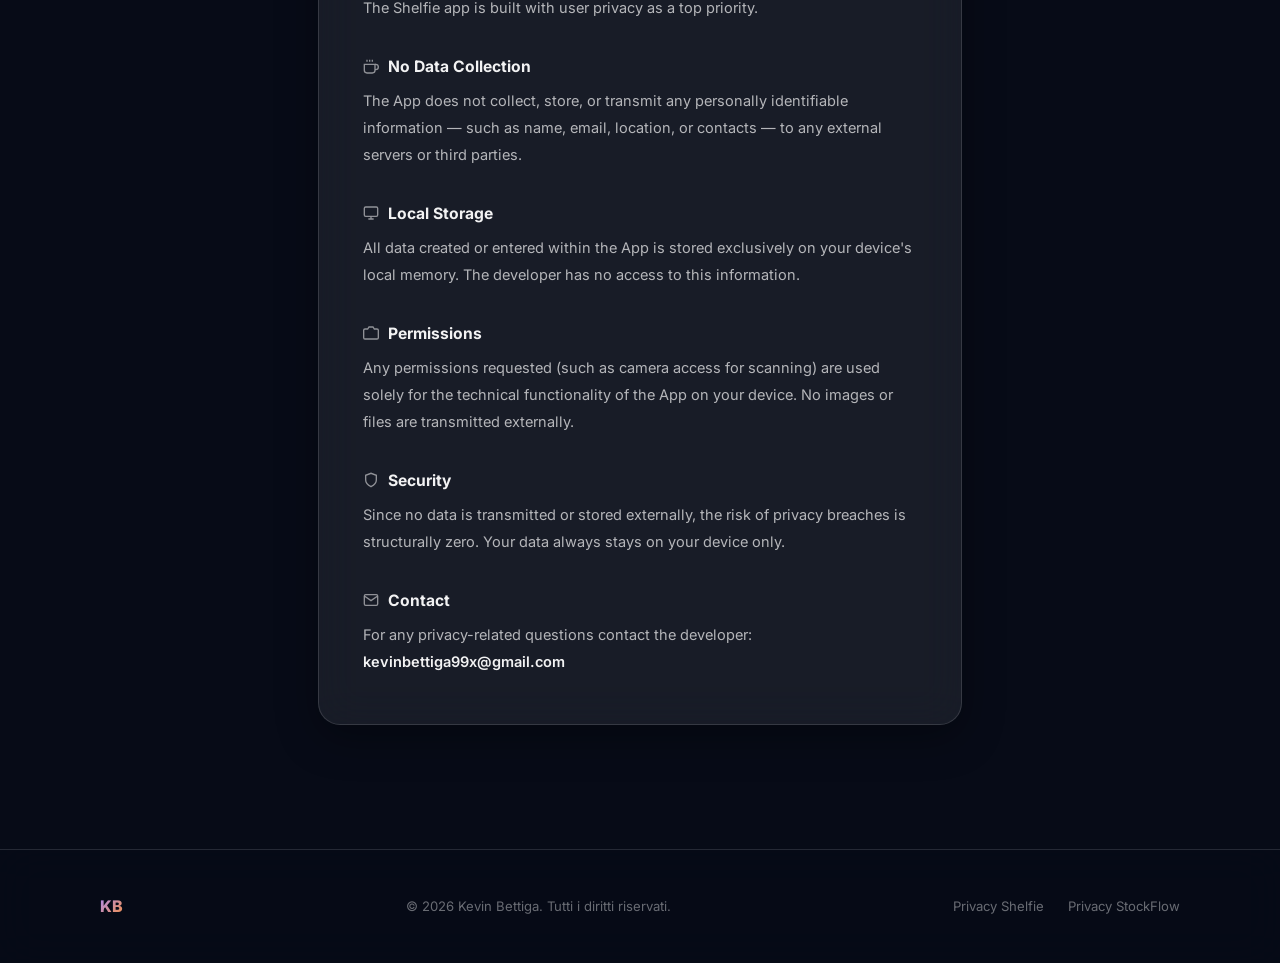
<file: privacy-shelfie.html>
<!DOCTYPE html>
<html lang="it">
<head>
    <meta charset="UTF-8">
    <meta name="viewport" content="width=device-width, initial-scale=1.0">
    <title>Privacy Policy — Shelfie</title>
    <link rel="preconnect" href="https://fonts.googleapis.com">
    <link rel="stylesheet" href="style.css">
    <link href="https://fonts.googleapis.com/css2?family=Inter:wght@300;400;500;600;700;800&display=swap" rel="stylesheet">
</head>
<body>

    <div class="bg-canvas" aria-hidden="true">
        <div class="blob blob-1 p-strong"></div>
        <div class="blob blob-2 o-soft"></div>
        <div class="blob blob-3"></div>
    </div>

    <nav class="nav">
        <div class="nav__inner">
            <a href="shelfie.html" class="nav__back">
                <svg width="15" height="15" viewBox="0 0 24 24" fill="none" stroke="currentColor" stroke-width="2.5"><path d="M19 12H5M12 5l-7 7 7 7"/></svg>
                Shelfie
            </a>
            <span class="nav__logo grad-purple">Shelfie</span>
            <div class="nav__links">
                <a href="index.html" class="nav__pill">Portfolio</a>
            </div>
        </div>
    </nav>

    <header class="privacy-hero">
        <div class="privacy-hero__panel">
            <div class="privacy-hero__label">Shelfie</div>
            <h1 class="privacy-hero__title"><span class="grad-purple">Privacy Policy</span></h1>
            <p class="privacy-hero__sub">Ultimo aggiornamento: 23 Aprile 2026</p>
        </div>
    </header>

    <div class="privacy-body">

        <!-- ITALIANO -->
        <div class="privacy-glass">
            <div class="lang-heading">🇮🇹 Italiano</div>

            <div class="privacy-section">
                <h2>
                    <svg width="16" height="16" viewBox="0 0 24 24" fill="none" stroke="currentColor" stroke-width="2"><circle cx="12" cy="12" r="10"/><line x1="12" y1="8" x2="12" y2="12"/><line x1="12" y1="16" x2="12.01" y2="16"/></svg>
                    Informativa sulla Privacy
                </h2>
                <p>L'applicazione Shelfie è stata progettata pensando alla massima privacy dell'utente.</p>
            </div>

            <div class="privacy-section">
                <h2>
                    <svg width="16" height="16" viewBox="0 0 24 24" fill="none" stroke="currentColor" stroke-width="2"><path d="M18 8h1a4 4 0 0 1 0 8h-1"/><path d="M2 8h16v9a4 4 0 0 1-4 4H6a4 4 0 0 1-4-4V8z"/><line x1="6" y1="1" x2="6" y2="4"/><line x1="10" y1="1" x2="10" y2="4"/><line x1="14" y1="1" x2="14" y2="4"/></svg>
                    Nessuna Raccolta Dati
                </h2>
                <p>L'App non raccoglie, non memorizza e non trasmette alcun dato personale — come nome, email, posizione o contatti — a server esterni o terze parti.</p>
            </div>

            <div class="privacy-section">
                <h2>
                    <svg width="16" height="16" viewBox="0 0 24 24" fill="none" stroke="currentColor" stroke-width="2"><rect x="2" y="3" width="20" height="14" rx="2"/><path d="M8 21h8M12 17v4"/></svg>
                    Archiviazione Locale
                </h2>
                <p>Tutti i dati creati o inseriti nell'App sono salvati esclusivamente nella memoria locale del tuo dispositivo. Lo sviluppatore non ha accesso a queste informazioni.</p>
            </div>

            <div class="privacy-section">
                <h2>
                    <svg width="16" height="16" viewBox="0 0 24 24" fill="none" stroke="currentColor" stroke-width="2"><path d="M23 19a2 2 0 0 1-2 2H3a2 2 0 0 1-2-2V8a2 2 0 0 1 2-2h4l2-3h6l2 3h4a2 2 0 0 1 2 2z"/></svg>
                    Permessi
                </h2>
                <p>Eventuali permessi richiesti (come l'accesso alla fotocamera per la scansione) servono unicamente al funzionamento tecnico delle funzioni dell'App. Nessuna immagine o file viene trasmesso all'esterno.</p>
            </div>

            <div class="privacy-section">
                <h2>
                    <svg width="16" height="16" viewBox="0 0 24 24" fill="none" stroke="currentColor" stroke-width="2"><path d="M12 22s8-4 8-10V5l-8-3-8 3v7c0 6 8 10 8 10z"/></svg>
                    Sicurezza
                </h2>
                <p>Poiché nessun dato viene trasmesso o archiviato esternamente, il rischio di violazioni della privacy è strutturalmente nullo. I tuoi dati rimangono sempre e solo sul tuo dispositivo.</p>
            </div>

            <div class="privacy-section">
                <h2>
                    <svg width="16" height="16" viewBox="0 0 24 24" fill="none" stroke="currentColor" stroke-width="2"><path d="M4 4h16c1.1 0 2 .9 2 2v12c0 1.1-.9 2-2 2H4c-1.1 0-2-.9-2-2V6c0-1.1.9-2 2-2z"/><polyline points="22,6 12,13 2,6"/></svg>
                    Contatti
                </h2>
                <p>Per qualsiasi domanda sulla privacy contatta lo sviluppatore: <strong>kevinbettiga99x@gmail.com</strong></p>
            </div>
        </div>

        <hr class="divider">

        <!-- ENGLISH -->
        <div class="privacy-glass">
            <div class="lang-heading">🇬🇧 English</div>

            <div class="privacy-section">
                <h2>
                    <svg width="16" height="16" viewBox="0 0 24 24" fill="none" stroke="currentColor" stroke-width="2"><circle cx="12" cy="12" r="10"/><line x1="12" y1="8" x2="12" y2="12"/><line x1="12" y1="16" x2="12.01" y2="16"/></svg>
                    Privacy Policy
                </h2>
                <p>The Shelfie app is built with user privacy as a top priority.</p>
            </div>

            <div class="privacy-section">
                <h2>
                    <svg width="16" height="16" viewBox="0 0 24 24" fill="none" stroke="currentColor" stroke-width="2"><path d="M18 8h1a4 4 0 0 1 0 8h-1"/><path d="M2 8h16v9a4 4 0 0 1-4 4H6a4 4 0 0 1-4-4V8z"/><line x1="6" y1="1" x2="6" y2="4"/><line x1="10" y1="1" x2="10" y2="4"/><line x1="14" y1="1" x2="14" y2="4"/></svg>
                    No Data Collection
                </h2>
                <p>The App does not collect, store, or transmit any personally identifiable information — such as name, email, location, or contacts — to any external servers or third parties.</p>
            </div>

            <div class="privacy-section">
                <h2>
                    <svg width="16" height="16" viewBox="0 0 24 24" fill="none" stroke="currentColor" stroke-width="2"><rect x="2" y="3" width="20" height="14" rx="2"/><path d="M8 21h8M12 17v4"/></svg>
                    Local Storage
                </h2>
                <p>All data created or entered within the App is stored exclusively on your device's local memory. The developer has no access to this information.</p>
            </div>

            <div class="privacy-section">
                <h2>
                    <svg width="16" height="16" viewBox="0 0 24 24" fill="none" stroke="currentColor" stroke-width="2"><path d="M23 19a2 2 0 0 1-2 2H3a2 2 0 0 1-2-2V8a2 2 0 0 1 2-2h4l2-3h6l2 3h4a2 2 0 0 1 2 2z"/></svg>
                    Permissions
                </h2>
                <p>Any permissions requested (such as camera access for scanning) are used solely for the technical functionality of the App on your device. No images or files are transmitted externally.</p>
            </div>

            <div class="privacy-section">
                <h2>
                    <svg width="16" height="16" viewBox="0 0 24 24" fill="none" stroke="currentColor" stroke-width="2"><path d="M12 22s8-4 8-10V5l-8-3-8 3v7c0 6 8 10 8 10z"/></svg>
                    Security
                </h2>
                <p>Since no data is transmitted or stored externally, the risk of privacy breaches is structurally zero. Your data always stays on your device only.</p>
            </div>

            <div class="privacy-section">
                <h2>
                    <svg width="16" height="16" viewBox="0 0 24 24" fill="none" stroke="currentColor" stroke-width="2"><path d="M4 4h16c1.1 0 2 .9 2 2v12c0 1.1-.9 2-2 2H4c-1.1 0-2-.9-2-2V6c0-1.1.9-2 2-2z"/><polyline points="22,6 12,13 2,6"/></svg>
                    Contact
                </h2>
                <p>For any privacy-related questions contact the developer: <strong>kevinbettiga99x@gmail.com</strong></p>
            </div>
        </div>

    </div>

    <footer class="footer">
        <div class="footer__inner">
            <span class="footer__logo grad-duo">KB</span>
            <p class="footer__copy">&copy; 2026 Kevin Bettiga. Tutti i diritti riservati.</p>
            <div class="footer__links">
                <a href="privacy-shelfie.html">Privacy Shelfie</a>
                <a href="privacy-stockflow.html">Privacy StockFlow</a>
            </div>
        </div>
    </footer>

</body>
</html>
</file>
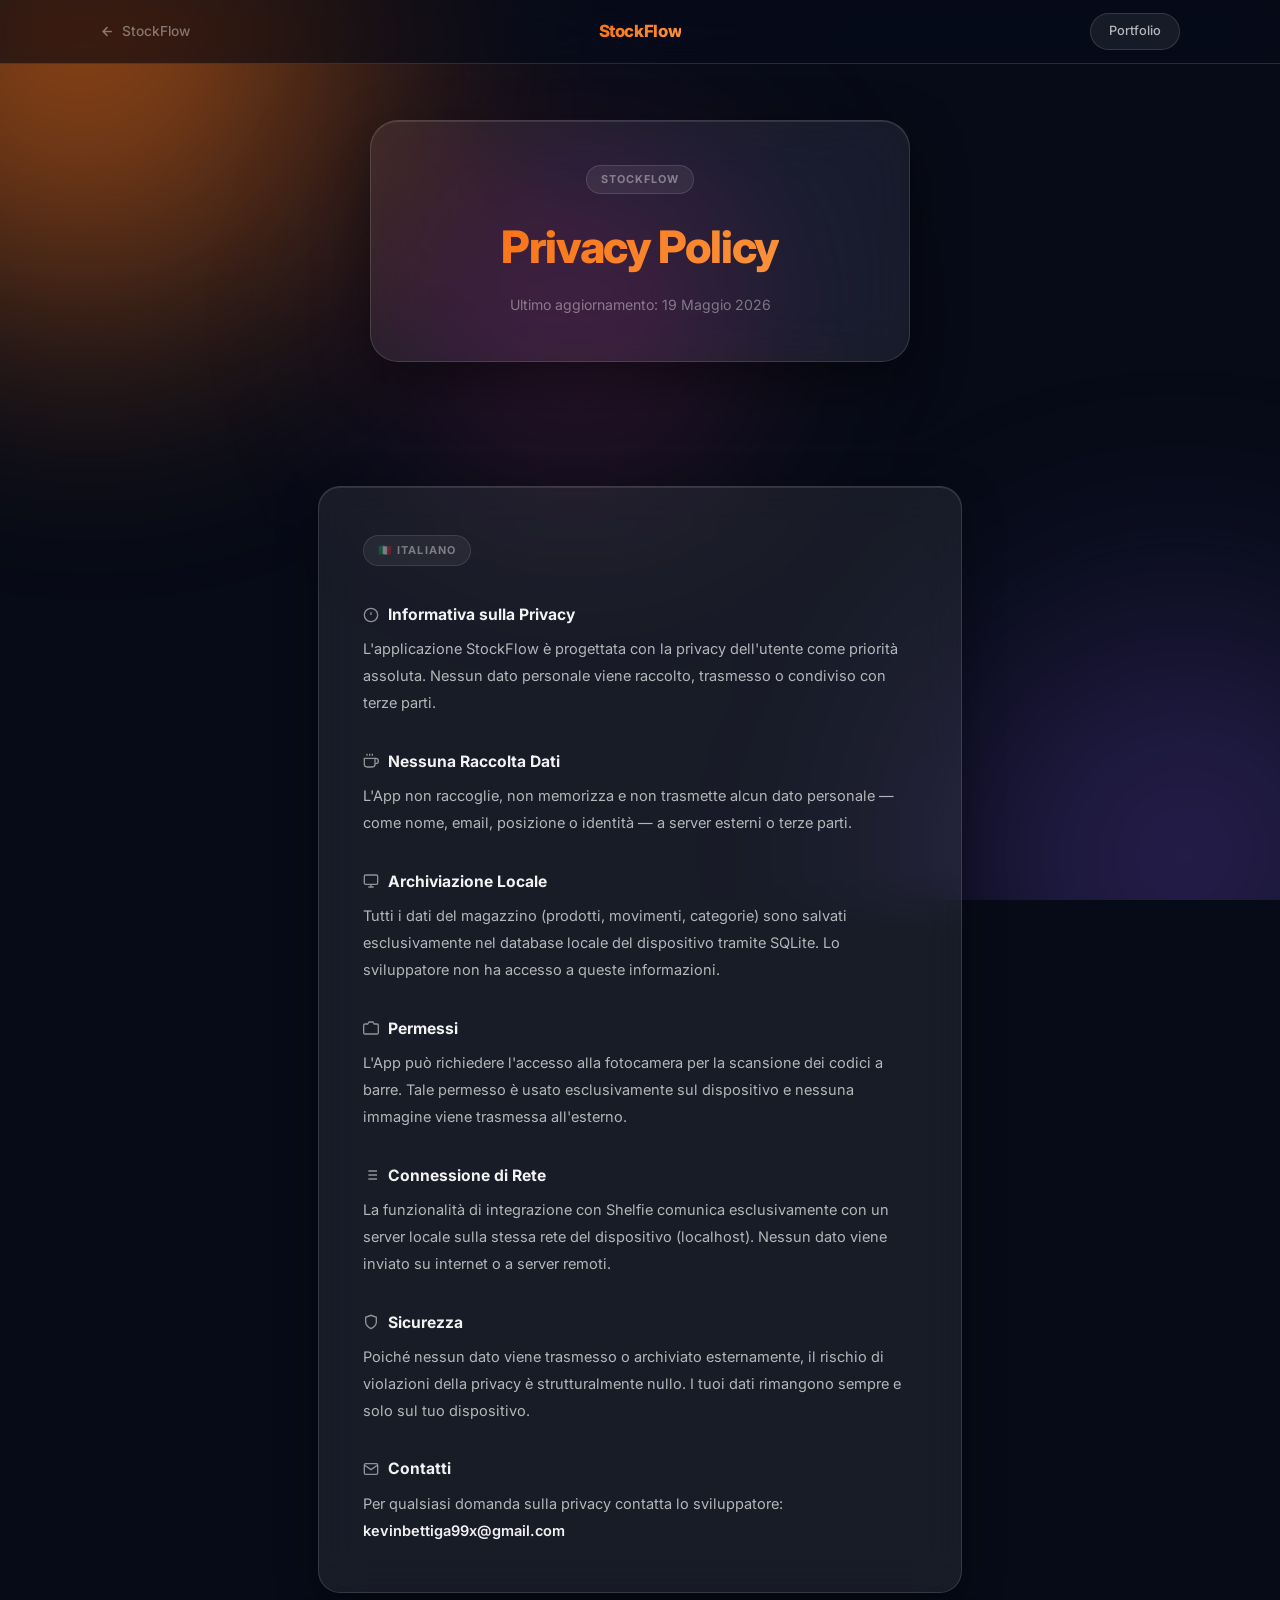
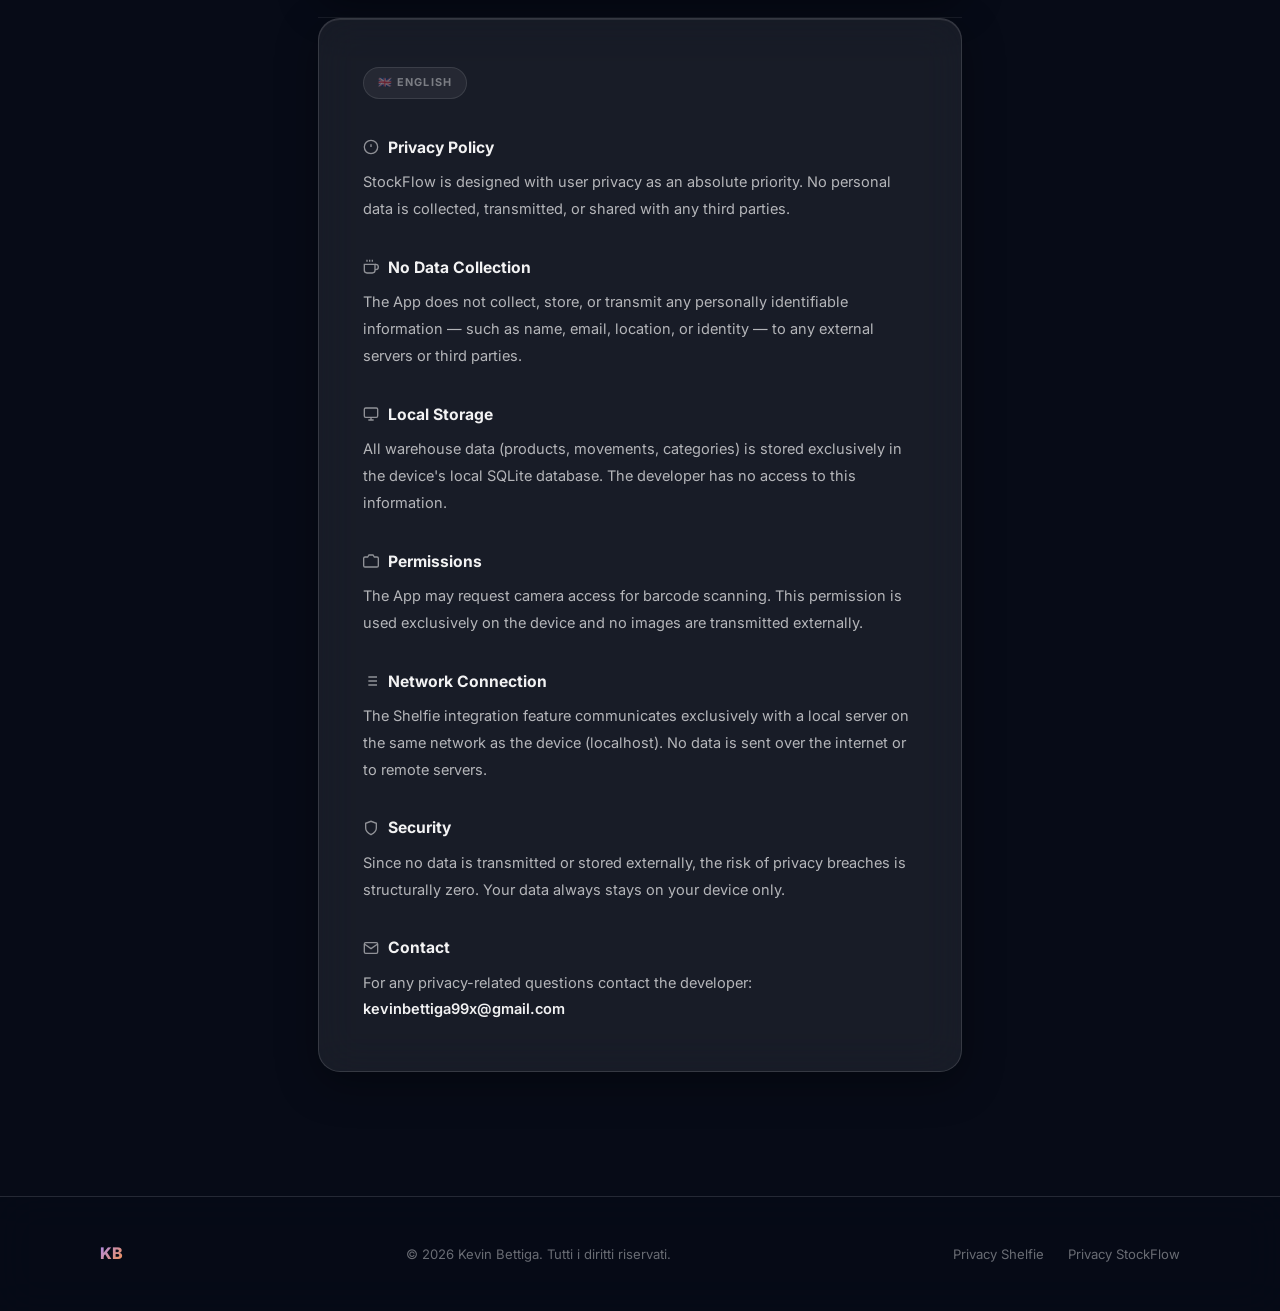
<file: privacy-stockflow.html>
<!DOCTYPE html>
<html lang="it">
<head>
    <meta charset="UTF-8">
    <meta name="viewport" content="width=device-width, initial-scale=1.0">
    <title>Privacy Policy — StockFlow</title>
    <link rel="preconnect" href="https://fonts.googleapis.com">
    <link rel="stylesheet" href="style.css">
    <link href="https://fonts.googleapis.com/css2?family=Inter:wght@300;400;500;600;700;800&display=swap" rel="stylesheet">
</head>
<body>

    <div class="bg-canvas" aria-hidden="true">
        <div class="blob blob-1 o-strong"></div>
        <div class="blob blob-2 p-soft"></div>
        <div class="blob blob-3"></div>
    </div>

    <nav class="nav">
        <div class="nav__inner">
            <a href="stockflow.html" class="nav__back">
                <svg width="15" height="15" viewBox="0 0 24 24" fill="none" stroke="currentColor" stroke-width="2.5"><path d="M19 12H5M12 5l-7 7 7 7"/></svg>
                StockFlow
            </a>
            <span class="nav__logo grad-orange">StockFlow</span>
            <div class="nav__links">
                <a href="index.html" class="nav__pill">Portfolio</a>
            </div>
        </div>
    </nav>

    <header class="privacy-hero">
        <div class="privacy-hero__panel">
            <div class="privacy-hero__label">StockFlow</div>
            <h1 class="privacy-hero__title"><span class="grad-orange">Privacy Policy</span></h1>
            <p class="privacy-hero__sub">Ultimo aggiornamento: 19 Maggio 2026</p>
        </div>
    </header>

    <div class="privacy-body">

        <!-- ITALIANO -->
        <div class="privacy-glass">
            <div class="lang-heading">🇮🇹 Italiano</div>

            <div class="privacy-section">
                <h2>
                    <svg width="16" height="16" viewBox="0 0 24 24" fill="none" stroke="currentColor" stroke-width="2"><circle cx="12" cy="12" r="10"/><line x1="12" y1="8" x2="12" y2="12"/><line x1="12" y1="16" x2="12.01" y2="16"/></svg>
                    Informativa sulla Privacy
                </h2>
                <p>L'applicazione StockFlow è progettata con la privacy dell'utente come priorità assoluta. Nessun dato personale viene raccolto, trasmesso o condiviso con terze parti.</p>
            </div>

            <div class="privacy-section">
                <h2>
                    <svg width="16" height="16" viewBox="0 0 24 24" fill="none" stroke="currentColor" stroke-width="2"><path d="M18 8h1a4 4 0 0 1 0 8h-1"/><path d="M2 8h16v9a4 4 0 0 1-4 4H6a4 4 0 0 1-4-4V8z"/><line x1="6" y1="1" x2="6" y2="4"/><line x1="10" y1="1" x2="10" y2="4"/><line x1="14" y1="1" x2="14" y2="4"/></svg>
                    Nessuna Raccolta Dati
                </h2>
                <p>L'App non raccoglie, non memorizza e non trasmette alcun dato personale — come nome, email, posizione o identità — a server esterni o terze parti.</p>
            </div>

            <div class="privacy-section">
                <h2>
                    <svg width="16" height="16" viewBox="0 0 24 24" fill="none" stroke="currentColor" stroke-width="2"><rect x="2" y="3" width="20" height="14" rx="2"/><path d="M8 21h8M12 17v4"/></svg>
                    Archiviazione Locale
                </h2>
                <p>Tutti i dati del magazzino (prodotti, movimenti, categorie) sono salvati esclusivamente nel database locale del dispositivo tramite SQLite. Lo sviluppatore non ha accesso a queste informazioni.</p>
            </div>

            <div class="privacy-section">
                <h2>
                    <svg width="16" height="16" viewBox="0 0 24 24" fill="none" stroke="currentColor" stroke-width="2"><path d="M23 19a2 2 0 0 1-2 2H3a2 2 0 0 1-2-2V8a2 2 0 0 1 2-2h4l2-3h6l2 3h4a2 2 0 0 1 2 2z"/></svg>
                    Permessi
                </h2>
                <p>L'App può richiedere l'accesso alla fotocamera per la scansione dei codici a barre. Tale permesso è usato esclusivamente sul dispositivo e nessuna immagine viene trasmessa all'esterno.</p>
            </div>

            <div class="privacy-section">
                <h2>
                    <svg width="16" height="16" viewBox="0 0 24 24" fill="none" stroke="currentColor" stroke-width="2"><path d="M8 6h13M8 12h13M8 18h13M3 6h.01M3 12h.01M3 18h.01"/></svg>
                    Connessione di Rete
                </h2>
                <p>La funzionalità di integrazione con Shelfie comunica esclusivamente con un server locale sulla stessa rete del dispositivo (localhost). Nessun dato viene inviato su internet o a server remoti.</p>
            </div>

            <div class="privacy-section">
                <h2>
                    <svg width="16" height="16" viewBox="0 0 24 24" fill="none" stroke="currentColor" stroke-width="2"><path d="M12 22s8-4 8-10V5l-8-3-8 3v7c0 6 8 10 8 10z"/></svg>
                    Sicurezza
                </h2>
                <p>Poiché nessun dato viene trasmesso o archiviato esternamente, il rischio di violazioni della privacy è strutturalmente nullo. I tuoi dati rimangono sempre e solo sul tuo dispositivo.</p>
            </div>

            <div class="privacy-section">
                <h2>
                    <svg width="16" height="16" viewBox="0 0 24 24" fill="none" stroke="currentColor" stroke-width="2"><path d="M4 4h16c1.1 0 2 .9 2 2v12c0 1.1-.9 2-2 2H4c-1.1 0-2-.9-2-2V6c0-1.1.9-2 2-2z"/><polyline points="22,6 12,13 2,6"/></svg>
                    Contatti
                </h2>
                <p>Per qualsiasi domanda sulla privacy contatta lo sviluppatore: <strong>kevinbettiga99x@gmail.com</strong></p>
            </div>
        </div>

        <hr class="divider">

        <!-- ENGLISH -->
        <div class="privacy-glass">
            <div class="lang-heading">🇬🇧 English</div>

            <div class="privacy-section">
                <h2>
                    <svg width="16" height="16" viewBox="0 0 24 24" fill="none" stroke="currentColor" stroke-width="2"><circle cx="12" cy="12" r="10"/><line x1="12" y1="8" x2="12" y2="12"/><line x1="12" y1="16" x2="12.01" y2="16"/></svg>
                    Privacy Policy
                </h2>
                <p>StockFlow is designed with user privacy as an absolute priority. No personal data is collected, transmitted, or shared with any third parties.</p>
            </div>

            <div class="privacy-section">
                <h2>
                    <svg width="16" height="16" viewBox="0 0 24 24" fill="none" stroke="currentColor" stroke-width="2"><path d="M18 8h1a4 4 0 0 1 0 8h-1"/><path d="M2 8h16v9a4 4 0 0 1-4 4H6a4 4 0 0 1-4-4V8z"/><line x1="6" y1="1" x2="6" y2="4"/><line x1="10" y1="1" x2="10" y2="4"/><line x1="14" y1="1" x2="14" y2="4"/></svg>
                    No Data Collection
                </h2>
                <p>The App does not collect, store, or transmit any personally identifiable information — such as name, email, location, or identity — to any external servers or third parties.</p>
            </div>

            <div class="privacy-section">
                <h2>
                    <svg width="16" height="16" viewBox="0 0 24 24" fill="none" stroke="currentColor" stroke-width="2"><rect x="2" y="3" width="20" height="14" rx="2"/><path d="M8 21h8M12 17v4"/></svg>
                    Local Storage
                </h2>
                <p>All warehouse data (products, movements, categories) is stored exclusively in the device's local SQLite database. The developer has no access to this information.</p>
            </div>

            <div class="privacy-section">
                <h2>
                    <svg width="16" height="16" viewBox="0 0 24 24" fill="none" stroke="currentColor" stroke-width="2"><path d="M23 19a2 2 0 0 1-2 2H3a2 2 0 0 1-2-2V8a2 2 0 0 1 2-2h4l2-3h6l2 3h4a2 2 0 0 1 2 2z"/></svg>
                    Permissions
                </h2>
                <p>The App may request camera access for barcode scanning. This permission is used exclusively on the device and no images are transmitted externally.</p>
            </div>

            <div class="privacy-section">
                <h2>
                    <svg width="16" height="16" viewBox="0 0 24 24" fill="none" stroke="currentColor" stroke-width="2"><path d="M8 6h13M8 12h13M8 18h13M3 6h.01M3 12h.01M3 18h.01"/></svg>
                    Network Connection
                </h2>
                <p>The Shelfie integration feature communicates exclusively with a local server on the same network as the device (localhost). No data is sent over the internet or to remote servers.</p>
            </div>

            <div class="privacy-section">
                <h2>
                    <svg width="16" height="16" viewBox="0 0 24 24" fill="none" stroke="currentColor" stroke-width="2"><path d="M12 22s8-4 8-10V5l-8-3-8 3v7c0 6 8 10 8 10z"/></svg>
                    Security
                </h2>
                <p>Since no data is transmitted or stored externally, the risk of privacy breaches is structurally zero. Your data always stays on your device only.</p>
            </div>

            <div class="privacy-section">
                <h2>
                    <svg width="16" height="16" viewBox="0 0 24 24" fill="none" stroke="currentColor" stroke-width="2"><path d="M4 4h16c1.1 0 2 .9 2 2v12c0 1.1-.9 2-2 2H4c-1.1 0-2-.9-2-2V6c0-1.1.9-2 2-2z"/><polyline points="22,6 12,13 2,6"/></svg>
                    Contact
                </h2>
                <p>For any privacy-related questions contact the developer: <strong>kevinbettiga99x@gmail.com</strong></p>
            </div>
        </div>

    </div>

    <footer class="footer">
        <div class="footer__inner">
            <span class="footer__logo grad-duo">KB</span>
            <p class="footer__copy">&copy; 2026 Kevin Bettiga. Tutti i diritti riservati.</p>
            <div class="footer__links">
                <a href="privacy-shelfie.html">Privacy Shelfie</a>
                <a href="privacy-stockflow.html">Privacy StockFlow</a>
            </div>
        </div>
    </footer>

</body>
</html>
</file>
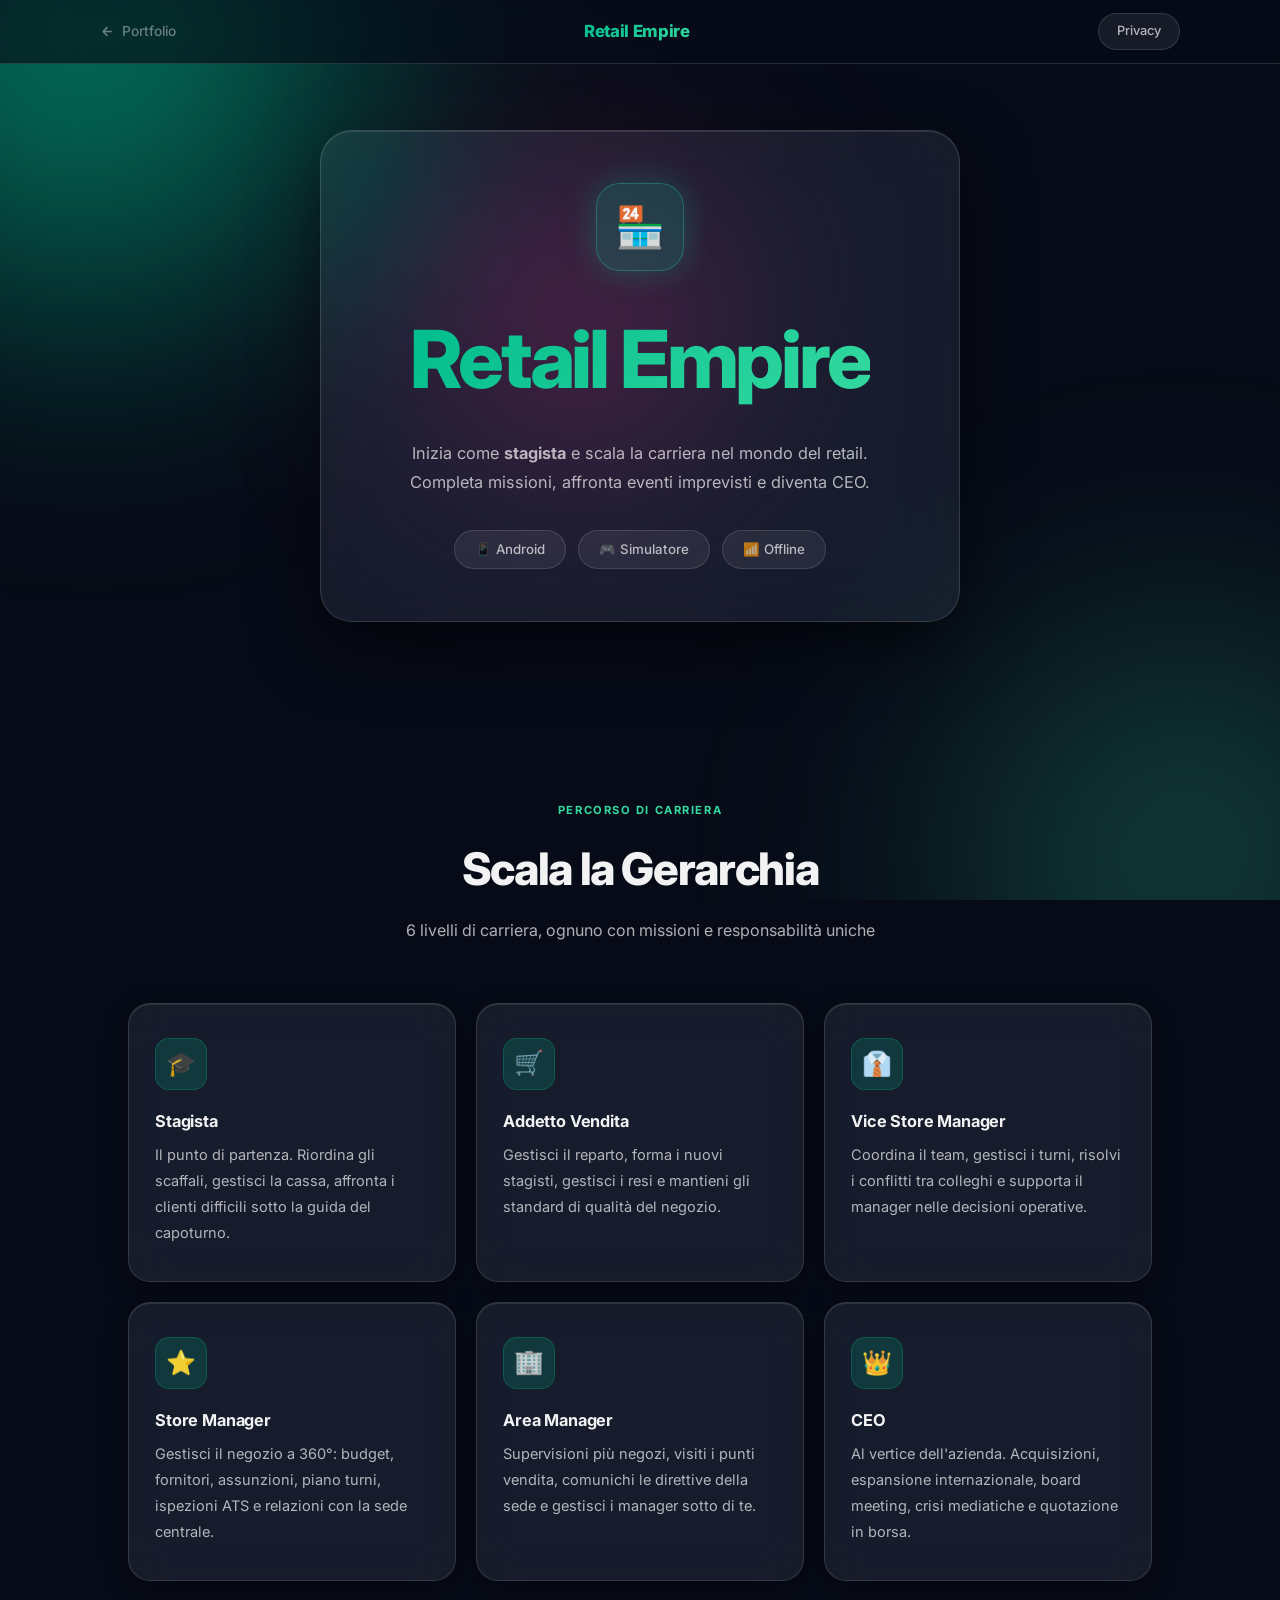
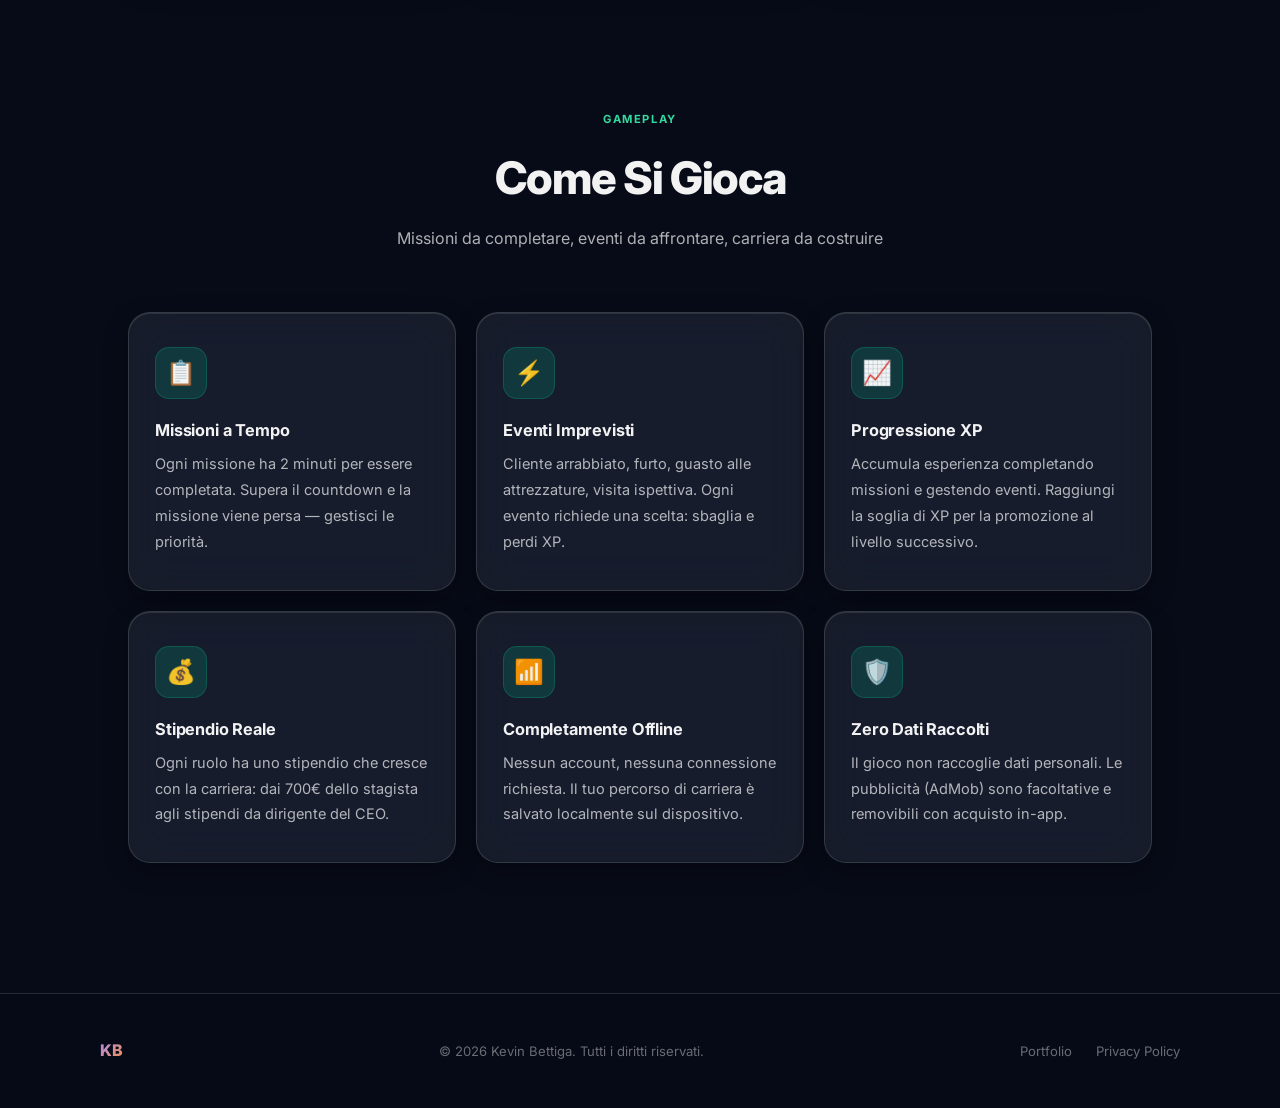
<file: retail-empire.html>
<!DOCTYPE html>
<html lang="it">
<head>
    <meta charset="UTF-8">
    <meta name="viewport" content="width=device-width, initial-scale=1.0">
    <title>Retail Empire — Career Simulator</title>
    <meta name="description" content="Retail Empire: inizia come stagista e scala la carriera nel retail fino a diventare CEO. Gioco simulatore offline per Android.">
    <link rel="preconnect" href="https://fonts.googleapis.com">
    <link rel="stylesheet" href="style.css">
    <link href="https://fonts.googleapis.com/css2?family=Inter:wght@300;400;500;600;700;800&display=swap" rel="stylesheet">
</head>
<body>

    <div class="bg-canvas" aria-hidden="true">
        <div class="blob blob-1 g-strong"></div>
        <div class="blob blob-2 g-soft"></div>
        <div class="blob blob-3"></div>
    </div>

    <nav class="nav">
        <div class="nav__inner">
            <a href="index.html" class="nav__back">
                <svg width="15" height="15" viewBox="0 0 24 24" fill="none" stroke="currentColor" stroke-width="2.5"><path d="M19 12H5M12 5l-7 7 7 7"/></svg>
                Portfolio
            </a>
            <span class="nav__logo grad-green">Retail Empire</span>
            <div class="nav__links">
                <a href="privacy-retail-empire.html" class="nav__pill">Privacy</a>
            </div>
        </div>
    </nav>

    <!-- Hero -->
    <header class="app-hero">
        <div class="app-hero__panel">
            <div class="app-hero__icon app-hero__icon--green">🏪</div>
            <h1 class="app-hero__title"><span class="grad-green">Retail Empire</span></h1>
            <p class="app-hero__sub">Inizia come <strong>stagista</strong> e scala la carriera nel mondo del retail. Completa missioni, affronta eventi imprevisti e diventa CEO.</p>
            <div class="app-hero__actions">
                <span class="app-hero__pill">📱 Android</span>
                <span class="app-hero__pill">🎮 Simulatore</span>
                <span class="app-hero__pill">📶 Offline</span>
            </div>
        </div>
    </header>

    <!-- Career Path -->
    <section class="features-section">
        <div class="container">
            <p class="eyebrow eyebrow--green">Percorso di Carriera</p>
            <h2 class="section-title">Scala la Gerarchia</h2>
            <p class="section-sub">6 livelli di carriera, ognuno con missioni e responsabilità uniche</p>

            <div class="features-grid">

                <div class="feature-card feature-card--green fade-up d1">
                    <div class="feature-icon">🎓</div>
                    <h3>Stagista</h3>
                    <p>Il punto di partenza. Riordina gli scaffali, gestisci la cassa, affronta i clienti difficili sotto la guida del capoturno.</p>
                </div>

                <div class="feature-card feature-card--green fade-up d2">
                    <div class="feature-icon">🛒</div>
                    <h3>Addetto Vendita</h3>
                    <p>Gestisci il reparto, forma i nuovi stagisti, gestisci i resi e mantieni gli standard di qualità del negozio.</p>
                </div>

                <div class="feature-card feature-card--green fade-up d3">
                    <div class="feature-icon">👔</div>
                    <h3>Vice Store Manager</h3>
                    <p>Coordina il team, gestisci i turni, risolvi i conflitti tra colleghi e supporta il manager nelle decisioni operative.</p>
                </div>

                <div class="feature-card feature-card--green fade-up d4">
                    <div class="feature-icon">⭐</div>
                    <h3>Store Manager</h3>
                    <p>Gestisci il negozio a 360°: budget, fornitori, assunzioni, piano turni, ispezioni ATS e relazioni con la sede centrale.</p>
                </div>

                <div class="feature-card feature-card--green fade-up d5">
                    <div class="feature-icon">🏢</div>
                    <h3>Area Manager</h3>
                    <p>Supervisioni più negozi, visiti i punti vendita, comunichi le direttive della sede e gestisci i manager sotto di te.</p>
                </div>

                <div class="feature-card feature-card--green fade-up d6">
                    <div class="feature-icon">👑</div>
                    <h3>CEO</h3>
                    <p>Al vertice dell'azienda. Acquisizioni, espansione internazionale, board meeting, crisi mediatiche e quotazione in borsa.</p>
                </div>

            </div>
        </div>
    </section>

    <!-- Features -->
    <section class="features-section" style="padding-top:0;">
        <div class="container">
            <p class="eyebrow eyebrow--green">Gameplay</p>
            <h2 class="section-title">Come Si Gioca</h2>
            <p class="section-sub">Missioni da completare, eventi da affrontare, carriera da costruire</p>

            <div class="features-grid">

                <div class="feature-card feature-card--green fade-up d1">
                    <div class="feature-icon">📋</div>
                    <h3>Missioni a Tempo</h3>
                    <p>Ogni missione ha 2 minuti per essere completata. Supera il countdown e la missione viene persa — gestisci le priorità.</p>
                </div>

                <div class="feature-card feature-card--green fade-up d2">
                    <div class="feature-icon">⚡</div>
                    <h3>Eventi Imprevisti</h3>
                    <p>Cliente arrabbiato, furto, guasto alle attrezzature, visita ispettiva. Ogni evento richiede una scelta: sbaglia e perdi XP.</p>
                </div>

                <div class="feature-card feature-card--green fade-up d3">
                    <div class="feature-icon">📈</div>
                    <h3>Progressione XP</h3>
                    <p>Accumula esperienza completando missioni e gestendo eventi. Raggiungi la soglia di XP per la promozione al livello successivo.</p>
                </div>

                <div class="feature-card feature-card--green fade-up d4">
                    <div class="feature-icon">💰</div>
                    <h3>Stipendio Reale</h3>
                    <p>Ogni ruolo ha uno stipendio che cresce con la carriera: dai 700€ dello stagista agli stipendi da dirigente del CEO.</p>
                </div>

                <div class="feature-card feature-card--green fade-up d5">
                    <div class="feature-icon">📶</div>
                    <h3>Completamente Offline</h3>
                    <p>Nessun account, nessuna connessione richiesta. Il tuo percorso di carriera è salvato localmente sul dispositivo.</p>
                </div>

                <div class="feature-card feature-card--green fade-up d6">
                    <div class="feature-icon">🛡️</div>
                    <h3>Zero Dati Raccolti</h3>
                    <p>Il gioco non raccoglie dati personali. Le pubblicità (AdMob) sono facoltative e removibili con acquisto in-app.</p>
                </div>

            </div>
        </div>
    </section>

    <footer class="footer">
        <div class="footer__inner">
            <span class="footer__logo grad-duo">KB</span>
            <p class="footer__copy">&copy; 2026 Kevin Bettiga. Tutti i diritti riservati.</p>
            <div class="footer__links">
                <a href="index.html">Portfolio</a>
                <a href="privacy-retail-empire.html">Privacy Policy</a>
            </div>
        </div>
    </footer>

    <script>
        const io = new IntersectionObserver(entries => {
            entries.forEach(e => { if (e.isIntersecting) { e.target.classList.add('visible'); io.unobserve(e.target); } });
        }, { threshold: 0.12 });
        document.querySelectorAll('.fade-up').forEach(el => io.observe(el));
    </script>
</body>
</html>
</file>
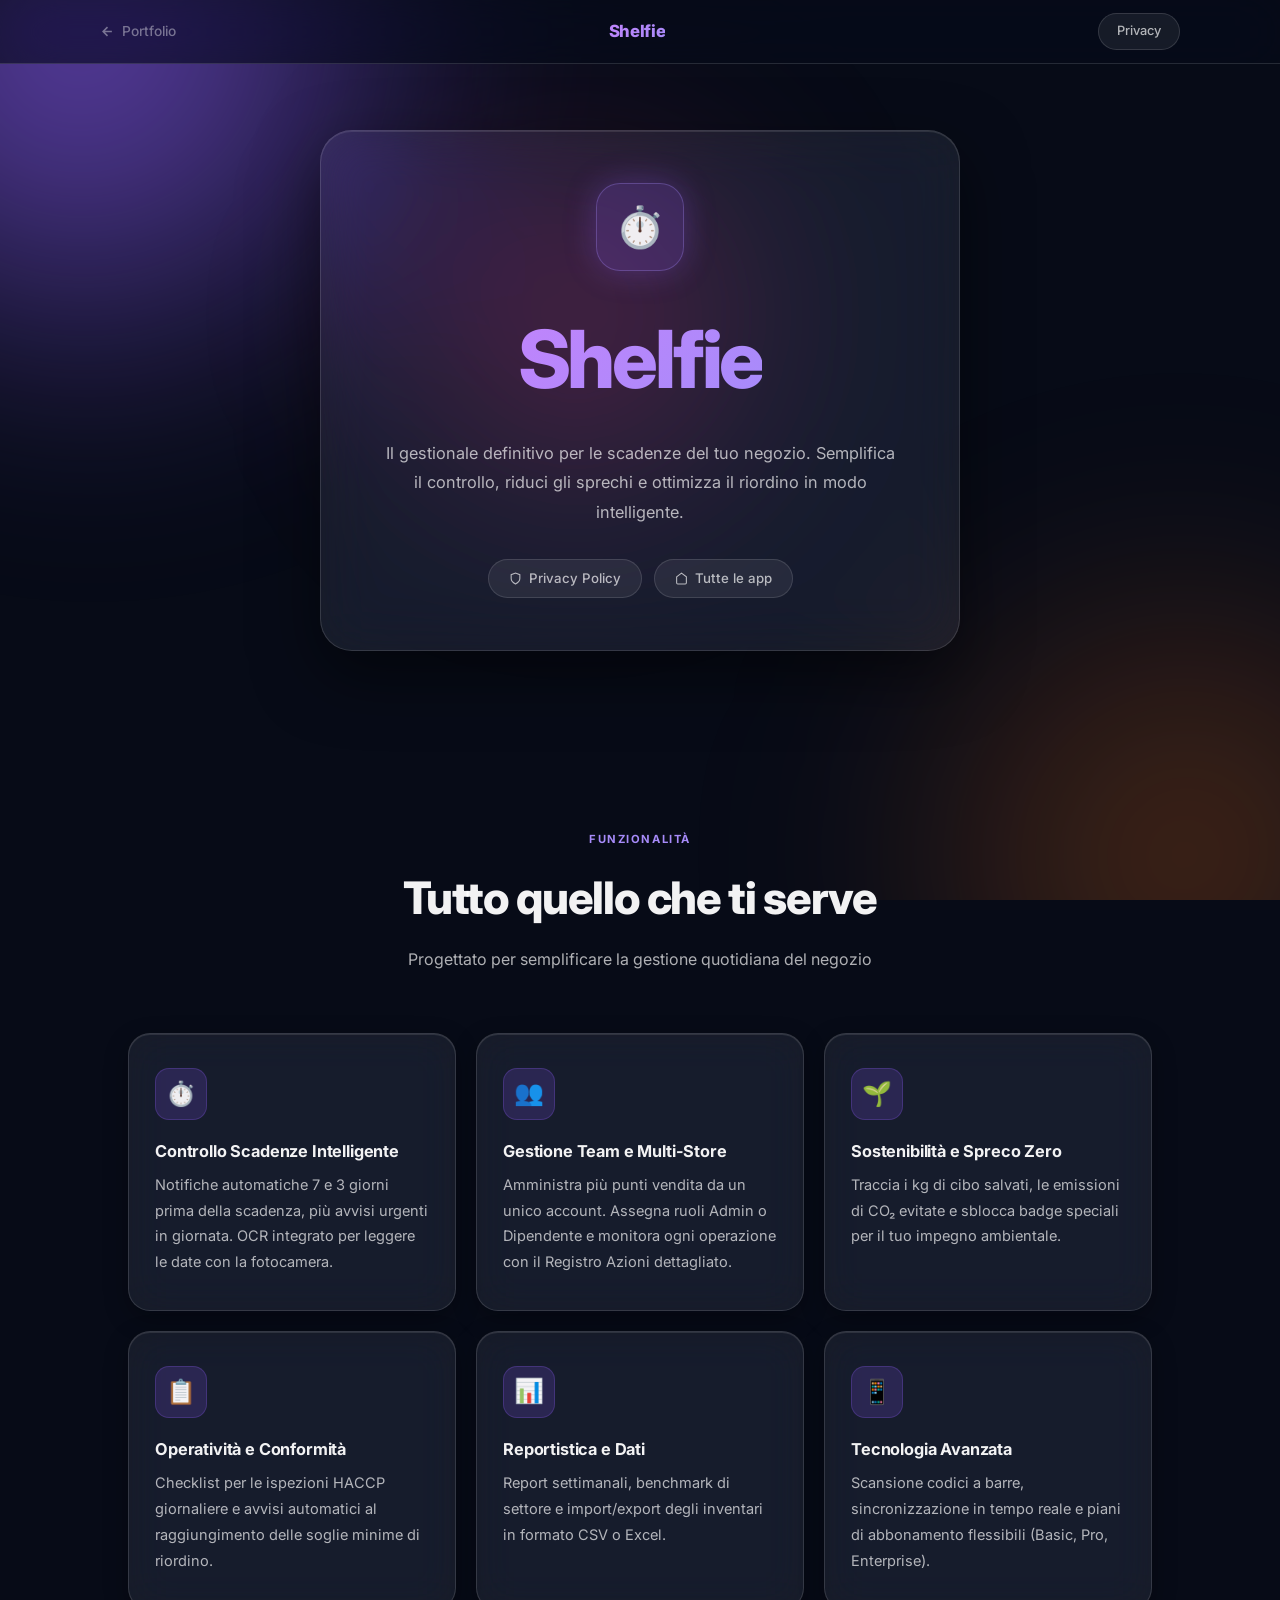
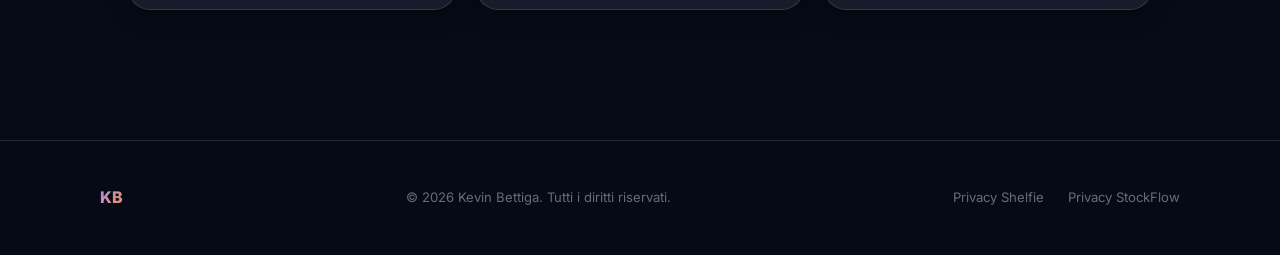
<file: shelfie.html>
<!DOCTYPE html>
<html lang="it">
<head>
    <meta charset="UTF-8">
    <meta name="viewport" content="width=device-width, initial-scale=1.0">
    <title>Shelfie — Gestione scadenze per il tuo negozio</title>
    <meta name="description" content="Shelfie è l'app per gestire le scadenze del tuo negozio. Notifiche automatiche, HACCP, multi-store e molto altro.">
    <link rel="preconnect" href="https://fonts.googleapis.com">
    <link rel="stylesheet" href="style.css">
    <link href="https://fonts.googleapis.com/css2?family=Inter:wght@300;400;500;600;700;800&display=swap" rel="stylesheet">
</head>
<body>

    <div class="bg-canvas" aria-hidden="true">
        <div class="blob blob-1 p-strong"></div>
        <div class="blob blob-2 o-soft"></div>
        <div class="blob blob-3"></div>
    </div>

    <nav class="nav">
        <div class="nav__inner">
            <a href="index.html" class="nav__back">
                <svg width="15" height="15" viewBox="0 0 24 24" fill="none" stroke="currentColor" stroke-width="2.5"><path d="M19 12H5M12 5l-7 7 7 7"/></svg>
                Portfolio
            </a>
            <span class="nav__logo grad-purple">Shelfie</span>
            <div class="nav__links">
                <a href="privacy-shelfie.html" class="nav__pill">Privacy</a>
            </div>
        </div>
    </nav>

    <header class="app-hero">
        <div class="app-hero__panel">
            <div class="app-hero__icon app-hero__icon--purple">⏱️</div>
            <h1 class="app-hero__title"><span class="grad-purple">Shelfie</span></h1>
            <p class="app-hero__sub">Il gestionale definitivo per le scadenze del tuo negozio. Semplifica il controllo, riduci gli sprechi e ottimizza il riordino in modo intelligente.</p>
            <div class="app-hero__actions">
                <a href="privacy-shelfie.html" class="app-hero__pill">
                    <svg width="13" height="13" viewBox="0 0 24 24" fill="none" stroke="currentColor" stroke-width="2"><path d="M12 22s8-4 8-10V5l-8-3-8 3v7c0 6 8 10 8 10z"/></svg>
                    Privacy Policy
                </a>
                <a href="index.html" class="app-hero__pill">
                    <svg width="13" height="13" viewBox="0 0 24 24" fill="none" stroke="currentColor" stroke-width="2"><path d="M3 9l9-7 9 7v11a2 2 0 0 1-2 2H5a2 2 0 0 1-2-2z"/></svg>
                    Tutte le app
                </a>
            </div>
        </div>
    </header>

    <section class="features-section">
        <div class="container">
            <p class="eyebrow">Funzionalità</p>
            <h2 class="section-title">Tutto quello che ti serve</h2>
            <p class="section-sub">Progettato per semplificare la gestione quotidiana del negozio</p>

            <div class="features-grid">
                <div class="feature-card feature-card--purple fade-up d1">
                    <div class="feature-icon">⏱️</div>
                    <h3>Controllo Scadenze Intelligente</h3>
                    <p>Notifiche automatiche 7 e 3 giorni prima della scadenza, più avvisi urgenti in giornata. OCR integrato per leggere le date con la fotocamera.</p>
                </div>
                <div class="feature-card feature-card--purple fade-up d2">
                    <div class="feature-icon">👥</div>
                    <h3>Gestione Team e Multi-Store</h3>
                    <p>Amministra più punti vendita da un unico account. Assegna ruoli Admin o Dipendente e monitora ogni operazione con il Registro Azioni dettagliato.</p>
                </div>
                <div class="feature-card feature-card--purple fade-up d3">
                    <div class="feature-icon">🌱</div>
                    <h3>Sostenibilità e Spreco Zero</h3>
                    <p>Traccia i kg di cibo salvati, le emissioni di CO₂ evitate e sblocca badge speciali per il tuo impegno ambientale.</p>
                </div>
                <div class="feature-card feature-card--purple fade-up d4">
                    <div class="feature-icon">📋</div>
                    <h3>Operatività e Conformità</h3>
                    <p>Checklist per le ispezioni HACCP giornaliere e avvisi automatici al raggiungimento delle soglie minime di riordino.</p>
                </div>
                <div class="feature-card feature-card--purple fade-up d5">
                    <div class="feature-icon">📊</div>
                    <h3>Reportistica e Dati</h3>
                    <p>Report settimanali, benchmark di settore e import/export degli inventari in formato CSV o Excel.</p>
                </div>
                <div class="feature-card feature-card--purple fade-up d6">
                    <div class="feature-icon">📱</div>
                    <h3>Tecnologia Avanzata</h3>
                    <p>Scansione codici a barre, sincronizzazione in tempo reale e piani di abbonamento flessibili (Basic, Pro, Enterprise).</p>
                </div>
            </div>
        </div>
    </section>

    <footer class="footer">
        <div class="footer__inner">
            <span class="footer__logo grad-duo">KB</span>
            <p class="footer__copy">&copy; 2026 Kevin Bettiga. Tutti i diritti riservati.</p>
            <div class="footer__links">
                <a href="privacy-shelfie.html">Privacy Shelfie</a>
                <a href="privacy-stockflow.html">Privacy StockFlow</a>
            </div>
        </div>
    </footer>

    <script>
        const io = new IntersectionObserver(entries => {
            entries.forEach(e => { if (e.isIntersecting) { e.target.classList.add('visible'); io.unobserve(e.target); } });
        }, { threshold: 0.12 });
        document.querySelectorAll('.fade-up').forEach(el => io.observe(el));
    </script>
</body>
</html>
</file>
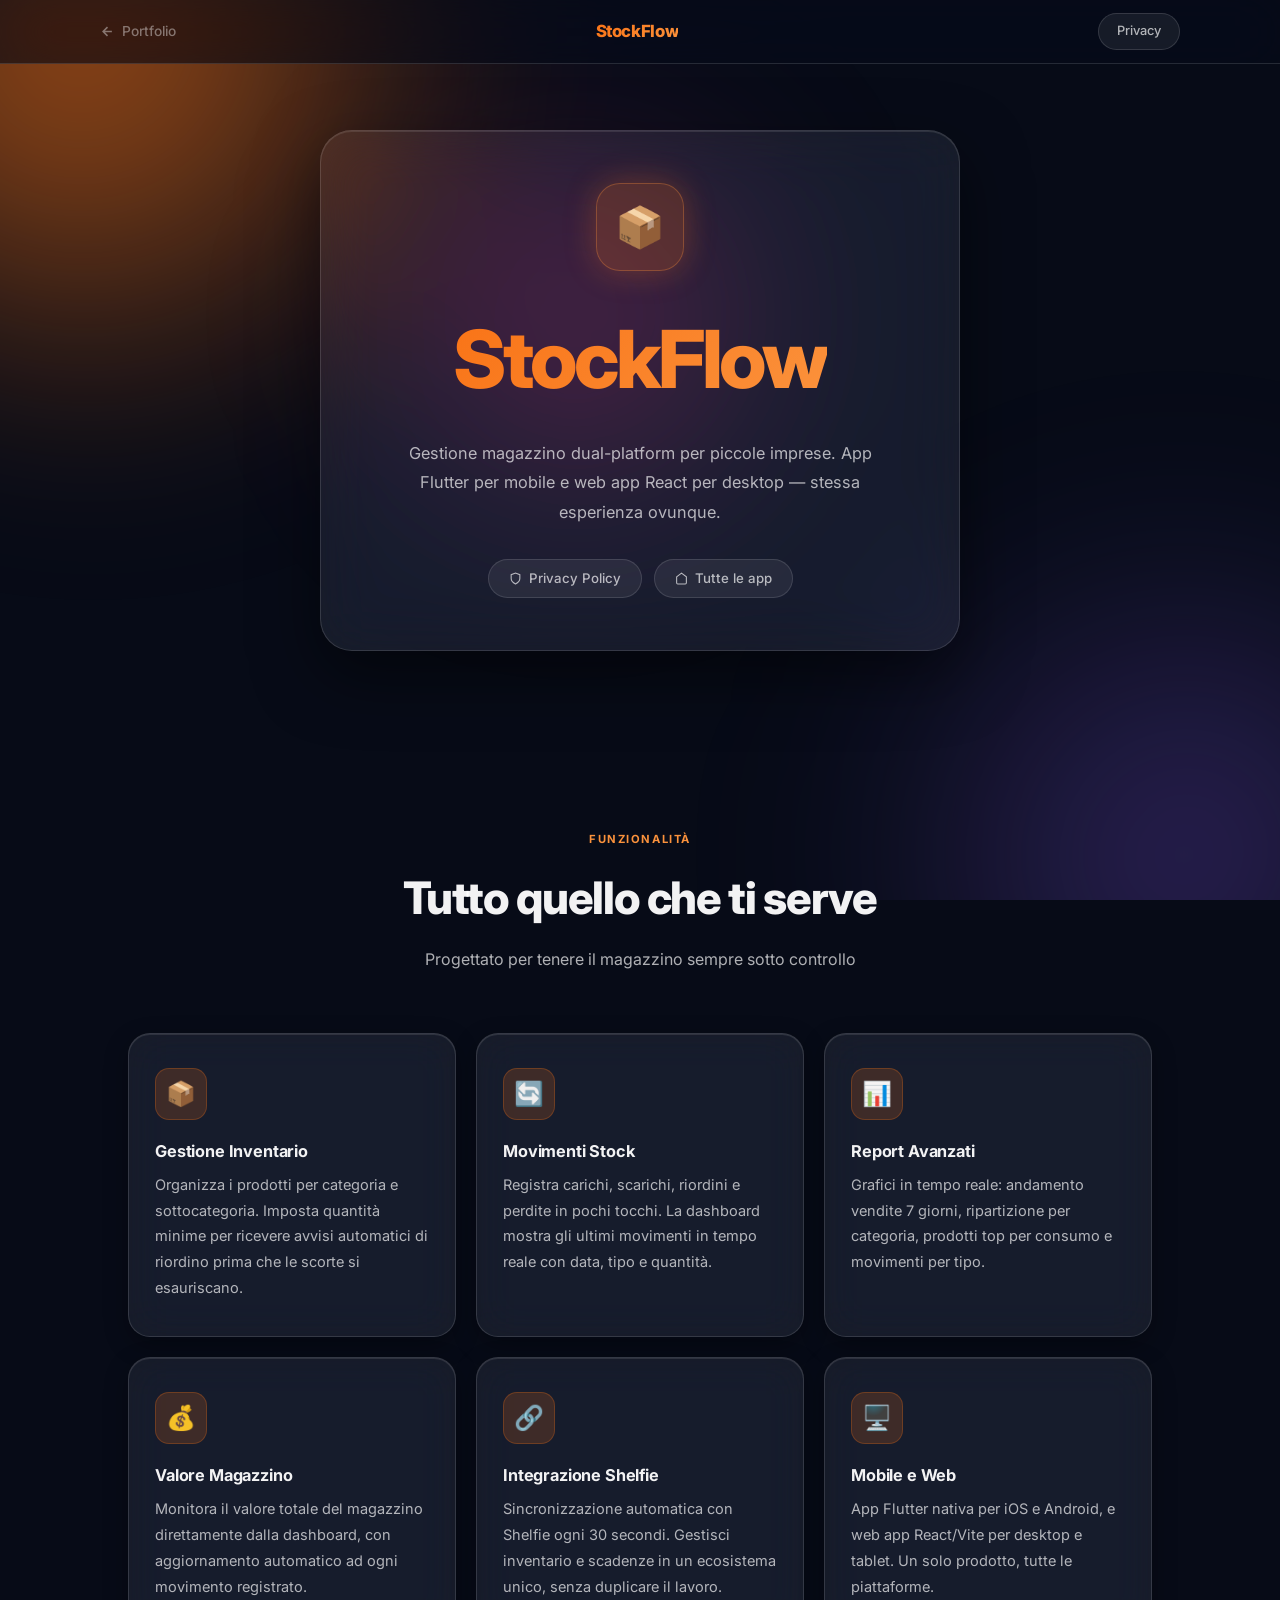
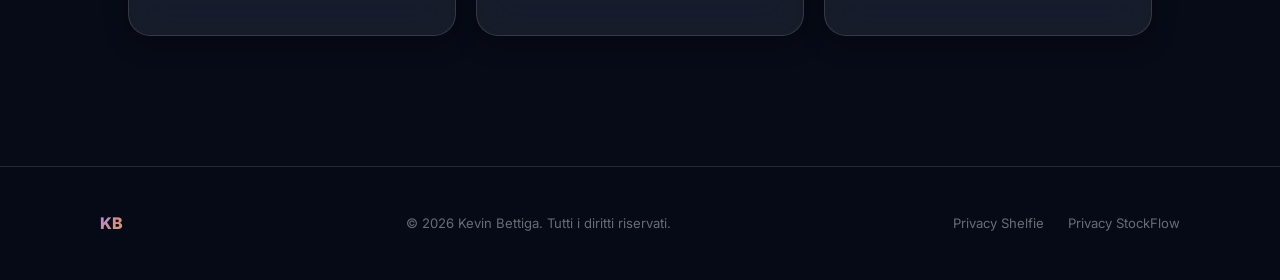
<file: stockflow.html>
<!DOCTYPE html>
<html lang="it">
<head>
    <meta charset="UTF-8">
    <meta name="viewport" content="width=device-width, initial-scale=1.0">
    <title>StockFlow — Gestione magazzino mobile e web</title>
    <meta name="description" content="StockFlow è l'app dual-platform per gestire il magazzino della tua impresa. Movimenti, report e valore scorte in tempo reale.">
    <link rel="preconnect" href="https://fonts.googleapis.com">
    <link rel="stylesheet" href="style.css">
    <link href="https://fonts.googleapis.com/css2?family=Inter:wght@300;400;500;600;700;800&display=swap" rel="stylesheet">
</head>
<body>

    <div class="bg-canvas" aria-hidden="true">
        <div class="blob blob-1 o-strong"></div>
        <div class="blob blob-2 p-soft"></div>
        <div class="blob blob-3"></div>
    </div>

    <nav class="nav">
        <div class="nav__inner">
            <a href="index.html" class="nav__back">
                <svg width="15" height="15" viewBox="0 0 24 24" fill="none" stroke="currentColor" stroke-width="2.5"><path d="M19 12H5M12 5l-7 7 7 7"/></svg>
                Portfolio
            </a>
            <span class="nav__logo grad-orange">StockFlow</span>
            <div class="nav__links">
                <a href="privacy-stockflow.html" class="nav__pill">Privacy</a>
            </div>
        </div>
    </nav>

    <header class="app-hero">
        <div class="app-hero__panel">
            <div class="app-hero__icon app-hero__icon--orange">📦</div>
            <h1 class="app-hero__title"><span class="grad-orange">StockFlow</span></h1>
            <p class="app-hero__sub">Gestione magazzino dual-platform per piccole imprese. App Flutter per mobile e web app React per desktop — stessa esperienza ovunque.</p>
            <div class="app-hero__actions">
                <a href="privacy-stockflow.html" class="app-hero__pill">
                    <svg width="13" height="13" viewBox="0 0 24 24" fill="none" stroke="currentColor" stroke-width="2"><path d="M12 22s8-4 8-10V5l-8-3-8 3v7c0 6 8 10 8 10z"/></svg>
                    Privacy Policy
                </a>
                <a href="index.html" class="app-hero__pill">
                    <svg width="13" height="13" viewBox="0 0 24 24" fill="none" stroke="currentColor" stroke-width="2"><path d="M3 9l9-7 9 7v11a2 2 0 0 1-2 2H5a2 2 0 0 1-2-2z"/></svg>
                    Tutte le app
                </a>
            </div>
        </div>
    </header>

    <section class="features-section">
        <div class="container">
            <p class="eyebrow eyebrow--orange">Funzionalità</p>
            <h2 class="section-title">Tutto quello che ti serve</h2>
            <p class="section-sub">Progettato per tenere il magazzino sempre sotto controllo</p>

            <div class="features-grid">
                <div class="feature-card feature-card--orange fade-up d1">
                    <div class="feature-icon">📦</div>
                    <h3>Gestione Inventario</h3>
                    <p>Organizza i prodotti per categoria e sottocategoria. Imposta quantità minime per ricevere avvisi automatici di riordino prima che le scorte si esauriscano.</p>
                </div>
                <div class="feature-card feature-card--orange fade-up d2">
                    <div class="feature-icon">🔄</div>
                    <h3>Movimenti Stock</h3>
                    <p>Registra carichi, scarichi, riordini e perdite in pochi tocchi. La dashboard mostra gli ultimi movimenti in tempo reale con data, tipo e quantità.</p>
                </div>
                <div class="feature-card feature-card--orange fade-up d3">
                    <div class="feature-icon">📊</div>
                    <h3>Report Avanzati</h3>
                    <p>Grafici in tempo reale: andamento vendite 7 giorni, ripartizione per categoria, prodotti top per consumo e movimenti per tipo.</p>
                </div>
                <div class="feature-card feature-card--orange fade-up d4">
                    <div class="feature-icon">💰</div>
                    <h3>Valore Magazzino</h3>
                    <p>Monitora il valore totale del magazzino direttamente dalla dashboard, con aggiornamento automatico ad ogni movimento registrato.</p>
                </div>
                <div class="feature-card feature-card--orange fade-up d5">
                    <div class="feature-icon">🔗</div>
                    <h3>Integrazione Shelfie</h3>
                    <p>Sincronizzazione automatica con Shelfie ogni 30 secondi. Gestisci inventario e scadenze in un ecosistema unico, senza duplicare il lavoro.</p>
                </div>
                <div class="feature-card feature-card--orange fade-up d6">
                    <div class="feature-icon">🖥️</div>
                    <h3>Mobile e Web</h3>
                    <p>App Flutter nativa per iOS e Android, e web app React/Vite per desktop e tablet. Un solo prodotto, tutte le piattaforme.</p>
                </div>
            </div>
        </div>
    </section>

    <footer class="footer">
        <div class="footer__inner">
            <span class="footer__logo grad-duo">KB</span>
            <p class="footer__copy">&copy; 2026 Kevin Bettiga. Tutti i diritti riservati.</p>
            <div class="footer__links">
                <a href="privacy-shelfie.html">Privacy Shelfie</a>
                <a href="privacy-stockflow.html">Privacy StockFlow</a>
            </div>
        </div>
    </footer>

    <script>
        const io = new IntersectionObserver(entries => {
            entries.forEach(e => { if (e.isIntersecting) { e.target.classList.add('visible'); io.unobserve(e.target); } });
        }, { threshold: 0.12 });
        document.querySelectorAll('.fade-up').forEach(el => io.observe(el));
    </script>
</body>
</html>
</file>
<file: style.css>
/* ════════════════════════════════════════════════════
   TOKENS
════════════════════════════════════════════════════ */
:root {
    --purple:      #8B5CF6;
    --purple-2:    #A78BFA;
    --purple-glow: rgba(139,92,246,.45);
    --orange:      #F97316;
    --orange-2:    #FB923C;
    --orange-glow: rgba(249,115,22,.45);
    --red:         #E8002D;
    --red-2:       #FF3352;
    --red-glow:    rgba(232,0,45,.45);
    --blue:        #3B7DDD;
    --blue-2:      #60A5FA;
    --blue-glow:   rgba(59,125,221,.45);
    --green:       #00BC8C;
    --green-2:     #34D9A0;
    --green-glow:  rgba(0,188,140,.45);
    --pink:        #FF6B9D;
    --pink-2:      #FF8CC0;
    --pink-glow:   rgba(255,107,157,.45);

    --glass:         rgba(255,255,255,.07);
    --glass-hover:   rgba(255,255,255,.11);
    --glass-border:  rgba(255,255,255,.13);
    --glass-border-h:rgba(255,255,255,.24);
    --glass-inset:   inset 0 1px 0 rgba(255,255,255,.10);

    --t1: rgba(255,255,255,.95);
    --t2: rgba(255,255,255,.68);
    --t3: rgba(255,255,255,.40);
    --t4: rgba(255,255,255,.22);

    --dark:  #070B17;
    --r: 22px;
    --r-sm: 14px;
}

/* ════════════════════════════════════════════════════
   RESET & BASE
════════════════════════════════════════════════════ */
*,*::before,*::after { box-sizing: border-box; margin: 0; padding: 0; }
html { scroll-behavior: smooth; }

body {
    font-family: 'Inter', -apple-system, BlinkMacSystemFont, sans-serif;
    background: var(--dark);
    color: var(--t1);
    line-height: 1.6;
    -webkit-font-smoothing: antialiased;
    overflow-x: hidden;
}

a { text-decoration: none; color: inherit; }
.container { max-width: 1080px; margin: 0 auto; padding: 0 28px; }

/* ════════════════════════════════════════════════════
   FIXED BACKGROUND CANVAS
════════════════════════════════════════════════════ */
.bg-canvas {
    position: fixed;
    inset: 0;
    z-index: 0;
    overflow: hidden;
    pointer-events: none;
}

.blob {
    position: absolute;
    border-radius: 50%;
    filter: blur(100px);
    animation: drift 18s ease-in-out infinite alternate;
}

.blob-1 {
    width: 700px; height: 700px;
    background: radial-gradient(circle at 40% 40%, rgba(139,92,246,.65), transparent 70%);
    top: -250px; left: -200px;
    animation-duration: 20s;
}
.blob-2 {
    width: 600px; height: 600px;
    background: radial-gradient(circle at 60% 60%, rgba(249,115,22,.55), transparent 70%);
    bottom: -200px; right: -150px;
    animation-duration: 16s;
    animation-delay: -7s;
}
.blob-3 {
    width: 450px; height: 450px;
    background: radial-gradient(circle at 50% 50%, rgba(236,72,153,.30), transparent 70%);
    top: 35%; left: 45%;
    transform: translate(-50%,-50%);
    animation-name: drift-c;
    animation-duration: 22s;
    animation-delay: -12s;
}

/* Shelfie: purple-dominant */
.blob-1.p-strong { background: radial-gradient(circle at 40% 40%, rgba(139,92,246,.75), transparent 70%); }
.blob-2.o-soft   { background: radial-gradient(circle at 60% 60%, rgba(249,115,22,.30), transparent 70%); }
/* StockFlow: orange-dominant */
.blob-1.o-strong { background: radial-gradient(circle at 40% 40%, rgba(249,115,22,.70), transparent 70%); }
.blob-2.p-soft   { background: radial-gradient(circle at 60% 60%, rgba(139,92,246,.32), transparent 70%); }
/* DriveIQ: red-dominant */
.blob-1.r-strong { background: radial-gradient(circle at 40% 40%, rgba(232,0,45,.70), transparent 70%); }
.blob-2.r-soft   { background: radial-gradient(circle at 60% 60%, rgba(232,0,45,.28), transparent 70%); }
/* PetCare: blue-dominant */
.blob-1.b-strong { background: radial-gradient(circle at 40% 40%, rgba(59,125,221,.70), transparent 70%); }
.blob-2.b-soft   { background: radial-gradient(circle at 60% 60%, rgba(96,165,250,.30), transparent 70%); }
/* Retail Empire: green-dominant */
.blob-1.g-strong { background: radial-gradient(circle at 40% 40%, rgba(0,188,140,.70), transparent 70%); }
.blob-2.g-soft   { background: radial-gradient(circle at 60% 60%, rgba(52,217,160,.30), transparent 70%); }
/* Festa Mix: pink-dominant */
.blob-1.pk-strong { background: radial-gradient(circle at 40% 40%, rgba(255,107,157,.70), transparent 70%); }
.blob-2.pk-soft   { background: radial-gradient(circle at 60% 60%, rgba(155,89,182,.35), transparent 70%); }

@keyframes drift {
    from { transform: translate(0,0) scale(1); }
    to   { transform: translate(40px,-30px) scale(1.07); }
}
@keyframes drift-c {
    from { transform: translate(-50%,-50%) scale(1); }
    to   { transform: translate(calc(-50% + 35px),calc(-50% - 28px)) scale(1.08); }
}

/* ════════════════════════════════════════════════════
   GRADIENTS
════════════════════════════════════════════════════ */
.grad-duo {
    background: linear-gradient(135deg, var(--purple-2), var(--orange-2));
    -webkit-background-clip: text;
    -webkit-text-fill-color: transparent;
    background-clip: text;
}
.grad-purple {
    background: linear-gradient(135deg, #C084FC, var(--purple-2));
    -webkit-background-clip: text;
    -webkit-text-fill-color: transparent;
    background-clip: text;
}
.grad-orange {
    background: linear-gradient(135deg, var(--orange), var(--orange-2));
    -webkit-background-clip: text;
    -webkit-text-fill-color: transparent;
    background-clip: text;
}
.grad-red {
    background: linear-gradient(135deg, var(--red), var(--red-2));
    -webkit-background-clip: text;
    -webkit-text-fill-color: transparent;
    background-clip: text;
}
.grad-blue {
    background: linear-gradient(135deg, var(--blue), var(--blue-2));
    -webkit-background-clip: text;
    -webkit-text-fill-color: transparent;
    background-clip: text;
}
.grad-green {
    background: linear-gradient(135deg, var(--green), var(--green-2));
    -webkit-background-clip: text;
    -webkit-text-fill-color: transparent;
    background-clip: text;
}
.grad-pink {
    background: linear-gradient(135deg, var(--pink), var(--pink-2));
    -webkit-background-clip: text;
    -webkit-text-fill-color: transparent;
    background-clip: text;
}

/* ════════════════════════════════════════════════════
   GLASS UTILITY
════════════════════════════════════════════════════ */
.glass {
    background: var(--glass);
    backdrop-filter: blur(24px) saturate(160%);
    -webkit-backdrop-filter: blur(24px) saturate(160%);
    border: 1px solid var(--glass-border);
    box-shadow: var(--glass-inset), 0 8px 32px rgba(0,0,0,.35);
}

/* ════════════════════════════════════════════════════
   NAV
════════════════════════════════════════════════════ */
.nav {
    position: fixed;
    top: 0; left: 0; right: 0;
    z-index: 200;
    height: 64px;
    padding: 0 28px;
    background: rgba(7,11,23,.65);
    backdrop-filter: blur(28px) saturate(160%);
    -webkit-backdrop-filter: blur(28px) saturate(160%);
    border-bottom: 1px solid var(--glass-border);
}
.nav__inner {
    max-width: 1080px;
    margin: 0 auto;
    height: 100%;
    display: flex;
    align-items: center;
    justify-content: space-between;
}
.nav__logo { font-size: 1.05rem; font-weight: 800; letter-spacing: -.02em; }
.nav__links { display: flex; align-items: center; gap: 24px; }
.nav__links a { color: var(--t2); font-size: .88rem; font-weight: 500; transition: color .2s; }
.nav__links a:hover { color: var(--t1); }
.nav__pill {
    padding: 7px 18px;
    background: var(--glass);
    border: 1px solid var(--glass-border);
    border-radius: 999px;
    font-size: .8rem !important;
    transition: background .2s, border-color .2s;
}
.nav__pill:hover { background: var(--glass-hover) !important; border-color: var(--glass-border-h) !important; color: var(--t1) !important; }
.nav__back {
    display: flex; align-items: center; gap: 7px;
    color: var(--t3); font-size: .86rem; font-weight: 500;
    transition: color .2s;
}
.nav__back:hover { color: var(--t1); }

/* ════════════════════════════════════════════════════
   HOMEPAGE HERO
════════════════════════════════════════════════════ */
.hero {
    position: relative;
    z-index: 1;
    min-height: 100vh;
    display: flex;
    align-items: center;
    justify-content: center;
    text-align: center;
    padding: 120px 28px 80px;
}
.hero__content { max-width: 700px; }

.hero__badge {
    display: inline-block;
    padding: 6px 18px;
    background: rgba(139,92,246,.15);
    border: 1px solid rgba(167,139,250,.3);
    border-radius: 999px;
    font-size: .7rem; font-weight: 700;
    letter-spacing: .12em; text-transform: uppercase;
    color: var(--purple-2);
    margin-bottom: 32px;
}
.hero__title {
    font-size: clamp(3.8rem, 11vw, 8rem);
    font-weight: 800;
    letter-spacing: -.05em;
    line-height: .95;
    color: var(--t1);
    margin-bottom: 28px;
}
.hero__sub {
    font-size: 1.1rem;
    color: var(--t2);
    max-width: 480px;
    margin: 0 auto 52px;
    line-height: 1.85;
}
.hero__sub strong { color: var(--t1); font-weight: 600; }

.hero__arrow {
    display: inline-flex; flex-direction: column; align-items: center; gap: 8px;
    color: var(--t3); font-size: .72rem; font-weight: 600;
    letter-spacing: .1em; text-transform: uppercase;
    transition: color .2s;
    animation: bob 2.5s ease-in-out infinite;
}
.hero__arrow:hover { color: var(--t2); }
@keyframes bob {
    0%,100% { transform: translateY(0); }
    50%      { transform: translateY(10px); }
}

/* ════════════════════════════════════════════════════
   SECTION LABELS
════════════════════════════════════════════════════ */
.eyebrow {
    text-align: center;
    font-size: .7rem; font-weight: 700;
    letter-spacing: .14em; text-transform: uppercase;
    color: var(--purple-2);
    margin-bottom: 14px;
}
.eyebrow--orange { color: var(--orange-2); }
.eyebrow--red    { color: var(--red-2); }
.section-title {
    text-align: center;
    font-size: clamp(1.8rem, 4.5vw, 2.8rem);
    font-weight: 800;
    letter-spacing: -.03em;
    color: var(--t1);
    margin-bottom: 12px;
}
.section-sub {
    text-align: center;
    color: var(--t2);
    font-size: 1rem;
    margin-bottom: 60px;
}

/* ════════════════════════════════════════════════════
   APPS SECTION & CARDS
════════════════════════════════════════════════════ */
.apps-section {
    position: relative; z-index: 1;
    padding: 100px 0 140px;
}

.apps-grid {
    display: grid;
    grid-template-columns: repeat(auto-fit, minmax(300px, 1fr));
    gap: 24px;
}

.app-card {
    display: block;
    position: relative;
    border-radius: var(--r);
    background: var(--glass);
    backdrop-filter: blur(24px) saturate(160%);
    -webkit-backdrop-filter: blur(24px) saturate(160%);
    border: 1px solid var(--glass-border);
    box-shadow: var(--glass-inset), 0 12px 40px rgba(0,0,0,.4);
    overflow: hidden;
    transition: transform .3s cubic-bezier(.2,.8,.3,1), box-shadow .3s ease, border-color .3s ease, background .3s ease;
}
.app-card:hover { transform: translateY(-10px); background: var(--glass-hover); }
.app-card--shelfie:hover {
    border-color: rgba(139,92,246,.5);
    box-shadow: var(--glass-inset), 0 0 48px rgba(139,92,246,.22), 0 24px 64px rgba(0,0,0,.5);
}
.app-card--stockflow:hover {
    border-color: rgba(249,115,22,.5);
    box-shadow: var(--glass-inset), 0 0 48px rgba(249,115,22,.22), 0 24px 64px rgba(0,0,0,.5);
}
.app-card--driveiq:hover {
    border-color: rgba(232,0,45,.5);
    box-shadow: var(--glass-inset), 0 0 48px rgba(232,0,45,.22), 0 24px 64px rgba(0,0,0,.5);
}
.app-card--petcare:hover {
    border-color: rgba(59,125,221,.5);
    box-shadow: var(--glass-inset), 0 0 48px rgba(59,125,221,.22), 0 24px 64px rgba(0,0,0,.5);
}
.app-card--retail:hover {
    border-color: rgba(0,188,140,.5);
    box-shadow: var(--glass-inset), 0 0 48px rgba(0,188,140,.22), 0 24px 64px rgba(0,0,0,.5);
}
.app-card--nonhomai:hover {
    border-color: rgba(255,107,157,.5);
    box-shadow: var(--glass-inset), 0 0 48px rgba(255,107,157,.22), 0 24px 64px rgba(0,0,0,.5);
}

/* Gradient top bar */
.app-card__bar { height: 2px; width: 100%; }
.app-card--shelfie   .app-card__bar { background: linear-gradient(90deg, var(--purple), var(--purple-2)); }
.app-card--stockflow .app-card__bar { background: linear-gradient(90deg, var(--orange), var(--orange-2)); }
.app-card--driveiq   .app-card__bar { background: linear-gradient(90deg, var(--red), var(--red-2)); }
.app-card--petcare   .app-card__bar { background: linear-gradient(90deg, var(--blue), var(--blue-2)); }
.app-card--retail    .app-card__bar { background: linear-gradient(90deg, var(--green), var(--green-2)); }
.app-card--nonhomai  .app-card__bar { background: linear-gradient(90deg, var(--pink), var(--pink-2)); }

.app-card__body { padding: 34px 30px 30px; }
.app-card__head {
    display: flex; align-items: flex-start; justify-content: space-between;
    margin-bottom: 22px;
}

.app-icon {
    width: 62px; height: 62px;
    border-radius: 18px;
    font-size: 28px;
    display: flex; align-items: center; justify-content: center;
    flex-shrink: 0;
}
.app-icon--purple {
    background: rgba(139,92,246,.18);
    border: 1px solid rgba(167,139,250,.25);
    box-shadow: 0 0 20px rgba(139,92,246,.2);
}
.app-icon--orange {
    background: rgba(249,115,22,.18);
    border: 1px solid rgba(251,146,60,.25);
    box-shadow: 0 0 20px rgba(249,115,22,.2);
}
.app-icon--red {
    background: rgba(232,0,45,.18);
    border: 1px solid rgba(255,51,82,.25);
    box-shadow: 0 0 20px rgba(232,0,45,.2);
}
.app-icon--blue {
    background: rgba(59,125,221,.18);
    border: 1px solid rgba(96,165,250,.25);
    box-shadow: 0 0 20px rgba(59,125,221,.2);
}
.app-icon--green {
    background: rgba(0,188,140,.18);
    border: 1px solid rgba(52,217,160,.25);
    box-shadow: 0 0 20px rgba(0,188,140,.2);
}
.app-icon--pink {
    background: rgba(255,107,157,.18);
    border: 1px solid rgba(255,140,192,.25);
    box-shadow: 0 0 20px rgba(255,107,157,.2);
}

.app-platforms { display: flex; flex-direction: column; align-items: flex-end; gap: 6px; }
.platform-pill {
    padding: 4px 10px;
    background: rgba(255,255,255,.07);
    border: 1px solid rgba(255,255,255,.12);
    border-radius: 6px;
    font-size: .72rem; font-weight: 600;
    color: var(--t2); white-space: nowrap;
}

.app-card__name { font-size: 1.9rem; font-weight: 800; letter-spacing: -.04em; color: var(--t1); margin-bottom: 12px; }
.app-card__desc { color: var(--t2); font-size: .94rem; line-height: 1.78; margin-bottom: 22px; }

.app-tags { display: flex; flex-wrap: wrap; gap: 7px; margin-bottom: 28px; }
.tag {
    padding: 4px 13px;
    border-radius: 999px;
    font-size: .74rem; font-weight: 600;
}
.tag--purple { background: rgba(139,92,246,.18); color: var(--purple-2); border: 1px solid rgba(139,92,246,.25); }
.tag--orange  { background: rgba(249,115,22,.18);  color: var(--orange-2);  border: 1px solid rgba(249,115,22,.25); }
.tag--red     { background: rgba(232,0,45,.18);    color: var(--red-2);     border: 1px solid rgba(232,0,45,.25); }
.tag--blue    { background: rgba(59,125,221,.18);  color: var(--blue-2);    border: 1px solid rgba(59,125,221,.25); }
.tag--green   { background: rgba(0,188,140,.18);   color: var(--green-2);   border: 1px solid rgba(0,188,140,.25); }
.tag--pink    { background: rgba(255,107,157,.18); color: var(--pink-2);    border: 1px solid rgba(255,107,157,.25); }

.app-card__cta {
    display: flex; align-items: center; gap: 8px;
    font-size: .86rem; font-weight: 700;
    padding-top: 22px;
    border-top: 1px solid rgba(255,255,255,.08);
    transition: gap .2s;
}
.app-card--shelfie   .app-card__cta { color: var(--purple-2); }
.app-card--stockflow .app-card__cta { color: var(--orange-2); }
.app-card--driveiq   .app-card__cta { color: var(--red-2); }
.app-card--petcare   .app-card__cta { color: var(--blue-2); }
.app-card--retail    .app-card__cta { color: var(--green-2); }
.app-card--nonhomai  .app-card__cta { color: var(--pink-2); }
.app-card:hover .app-card__cta { gap: 14px; }

/* ════════════════════════════════════════════════════
   APP PAGE HERO
════════════════════════════════════════════════════ */
.app-hero {
    position: relative; z-index: 1;
    padding: 130px 28px 80px;
    text-align: center;
}
.app-hero__panel {
    display: inline-block;
    padding: 52px 64px;
    border-radius: 32px;
    background: var(--glass);
    backdrop-filter: blur(28px) saturate(160%);
    -webkit-backdrop-filter: blur(28px) saturate(160%);
    border: 1px solid var(--glass-border);
    box-shadow: var(--glass-inset), 0 24px 64px rgba(0,0,0,.5);
    max-width: 640px;
    width: 100%;
}
.app-hero__icon {
    display: inline-flex; align-items: center; justify-content: center;
    width: 88px; height: 88px;
    border-radius: 24px;
    font-size: 40px;
    margin-bottom: 24px;
}
.app-hero__icon--purple {
    background: rgba(139,92,246,.2);
    border: 1px solid rgba(167,139,250,.3);
    box-shadow: 0 0 32px rgba(139,92,246,.3);
}
.app-hero__icon--orange {
    background: rgba(249,115,22,.2);
    border: 1px solid rgba(251,146,60,.3);
    box-shadow: 0 0 32px rgba(249,115,22,.3);
}
.app-hero__icon--red {
    background: rgba(232,0,45,.2);
    border: 1px solid rgba(255,51,82,.3);
    box-shadow: 0 0 32px rgba(232,0,45,.3);
}
.app-hero__icon--blue {
    background: rgba(59,125,221,.2);
    border: 1px solid rgba(96,165,250,.3);
    box-shadow: 0 0 32px rgba(59,125,221,.3);
}
.app-hero__icon--green {
    background: rgba(0,188,140,.2);
    border: 1px solid rgba(52,217,160,.3);
    box-shadow: 0 0 32px rgba(0,188,140,.3);
}
.app-hero__icon--pink {
    background: rgba(255,107,157,.2);
    border: 1px solid rgba(255,140,192,.3);
    box-shadow: 0 0 32px rgba(255,107,157,.3);
}
.app-hero__title {
    font-size: clamp(2.6rem, 7vw, 5rem);
    font-weight: 800; letter-spacing: -.04em;
    margin-bottom: 16px;
}
.app-hero__sub {
    font-size: 1.02rem; color: var(--t2); line-height: 1.8;
    margin-bottom: 32px;
}
.app-hero__actions { display: flex; align-items: center; justify-content: center; gap: 12px; flex-wrap: wrap; }
.app-hero__pill {
    display: inline-flex; align-items: center; gap: 7px;
    padding: 8px 20px;
    background: rgba(255,255,255,.07);
    border: 1px solid rgba(255,255,255,.12);
    border-radius: 999px;
    color: var(--t2); font-size: .83rem; font-weight: 500;
    transition: background .2s, border-color .2s, color .2s;
}
.app-hero__pill:hover { background: rgba(255,255,255,.13); border-color: rgba(255,255,255,.22); color: var(--t1); }

/* ════════════════════════════════════════════════════
   FEATURES SECTION & CARDS
════════════════════════════════════════════════════ */
.features-section { position: relative; z-index: 1; padding: 100px 0 130px; }

.features-grid {
    display: grid;
    grid-template-columns: repeat(auto-fit, minmax(300px, 1fr));
    gap: 20px;
}

.feature-card {
    background: var(--glass);
    backdrop-filter: blur(20px) saturate(150%);
    -webkit-backdrop-filter: blur(20px) saturate(150%);
    border: 1px solid var(--glass-border);
    border-radius: var(--r);
    padding: 34px 26px;
    box-shadow: var(--glass-inset), 0 8px 24px rgba(0,0,0,.3);
    transition: transform .25s ease, border-color .25s ease, background .25s ease, box-shadow .25s ease;
}
.feature-card:hover { transform: translateY(-5px); background: var(--glass-hover); }
.feature-card--purple:hover {
    border-color: rgba(139,92,246,.4);
    box-shadow: var(--glass-inset), 0 0 32px rgba(139,92,246,.12), 0 12px 32px rgba(0,0,0,.4);
}
.feature-card--orange:hover {
    border-color: rgba(249,115,22,.4);
    box-shadow: var(--glass-inset), 0 0 32px rgba(249,115,22,.12), 0 12px 32px rgba(0,0,0,.4);
}
.feature-card--red:hover {
    border-color: rgba(232,0,45,.4);
    box-shadow: var(--glass-inset), 0 0 32px rgba(232,0,45,.12), 0 12px 32px rgba(0,0,0,.4);
}

.feature-icon {
    display: inline-flex; align-items: center; justify-content: center;
    width: 52px; height: 52px;
    border-radius: var(--r-sm);
    font-size: 24px;
    margin-bottom: 18px;
}
.feature-card--purple .feature-icon { background: rgba(139,92,246,.18); border: 1px solid rgba(139,92,246,.25); }
.feature-card--orange .feature-icon { background: rgba(249,115,22,.18);  border: 1px solid rgba(249,115,22,.25); }
.feature-card--red    .feature-icon { background: rgba(232,0,45,.18);    border: 1px solid rgba(232,0,45,.25); }
.feature-card--blue   .feature-icon { background: rgba(59,125,221,.18);  border: 1px solid rgba(59,125,221,.25); }
.feature-card--blue:hover {
    border-color: rgba(59,125,221,.4);
    box-shadow: var(--glass-inset), 0 0 32px rgba(59,125,221,.12), 0 12px 32px rgba(0,0,0,.4);
}
.feature-card--green  .feature-icon { background: rgba(0,188,140,.18);   border: 1px solid rgba(0,188,140,.25); }
.feature-card--green:hover {
    border-color: rgba(0,188,140,.4);
    box-shadow: var(--glass-inset), 0 0 32px rgba(0,188,140,.12), 0 12px 32px rgba(0,0,0,.4);
}
.feature-card--pink   .feature-icon { background: rgba(255,107,157,.18); border: 1px solid rgba(255,107,157,.25); }
.feature-card--pink:hover {
    border-color: rgba(255,107,157,.4);
    box-shadow: var(--glass-inset), 0 0 32px rgba(255,107,157,.12), 0 12px 32px rgba(0,0,0,.4);
}
.eyebrow--blue  { color: var(--blue-2); }
.eyebrow--green { color: var(--green-2); }
.eyebrow--pink  { color: var(--pink-2); }

.feature-card h3 { font-size: 1.02rem; font-weight: 700; color: var(--t1); margin-bottom: 9px; letter-spacing: -.01em; }
.feature-card p  { font-size: .91rem; color: var(--t2); line-height: 1.78; }

/* ════════════════════════════════════════════════════
   PRIVACY PAGE
════════════════════════════════════════════════════ */
.privacy-hero {
    position: relative; z-index: 1;
    padding: 120px 28px 64px;
    text-align: center;
}
.privacy-hero__panel {
    display: inline-block;
    padding: 44px 56px;
    border-radius: 28px;
    background: var(--glass);
    backdrop-filter: blur(28px) saturate(160%);
    -webkit-backdrop-filter: blur(28px) saturate(160%);
    border: 1px solid var(--glass-border);
    box-shadow: var(--glass-inset), 0 20px 56px rgba(0,0,0,.45);
    max-width: 540px;
    width: 100%;
}
.privacy-hero__label {
    display: inline-block;
    padding: 5px 14px;
    background: rgba(255,255,255,.07);
    border: 1px solid rgba(255,255,255,.12);
    border-radius: 999px;
    font-size: .68rem; font-weight: 700;
    letter-spacing: .1em; text-transform: uppercase;
    color: var(--t3);
    margin-bottom: 18px;
}
.privacy-hero__title { font-size: clamp(1.8rem, 5vw, 2.8rem); font-weight: 800; letter-spacing: -.03em; color: var(--t1); margin-bottom: 10px; }
.privacy-hero__sub { color: var(--t3); font-size: .88rem; }

.privacy-body {
    position: relative; z-index: 1;
    max-width: 700px;
    margin: 0 auto;
    padding: 60px 28px 100px;
}

.privacy-glass {
    background: var(--glass);
    backdrop-filter: blur(20px);
    -webkit-backdrop-filter: blur(20px);
    border: 1px solid var(--glass-border);
    border-radius: var(--r);
    padding: 48px 44px;
    box-shadow: var(--glass-inset), 0 12px 40px rgba(0,0,0,.35);
    margin-bottom: 24px;
}

.lang-heading {
    display: inline-flex; align-items: center; gap: 8px;
    font-size: .68rem; font-weight: 700;
    letter-spacing: .1em; text-transform: uppercase;
    color: var(--t3);
    padding: 6px 14px;
    background: rgba(255,255,255,.06);
    border: 1px solid rgba(255,255,255,.1);
    border-radius: 999px;
    margin-bottom: 36px;
}
.privacy-section { margin-bottom: 32px; }
.privacy-section:last-child { margin-bottom: 0; }
.privacy-section h2 {
    display: flex; align-items: center; gap: 9px;
    font-size: .98rem; font-weight: 700; color: var(--t1);
    margin-bottom: 9px;
}
.privacy-section h2 svg { opacity: .55; flex-shrink: 0; }
.privacy-section p { color: var(--t2); line-height: 1.85; font-size: .91rem; }
.privacy-section p strong { color: var(--t1); font-weight: 600; }
.divider { border: none; border-top: 1px solid rgba(255,255,255,.08); margin: 0; }

/* ════════════════════════════════════════════════════
   FOOTER
════════════════════════════════════════════════════ */
.footer {
    position: relative; z-index: 1;
    border-top: 1px solid var(--glass-border);
    background: rgba(7,11,23,.7);
    backdrop-filter: blur(20px);
    -webkit-backdrop-filter: blur(20px);
    padding: 44px 28px;
}
.footer__inner {
    max-width: 1080px; margin: 0 auto;
    display: flex; align-items: center; justify-content: space-between;
    gap: 20px; flex-wrap: wrap;
}
.footer__logo { font-size: 1rem; font-weight: 800; }
.footer__copy { color: var(--t3); font-size: .82rem; }
.footer__links { display: flex; gap: 24px; }
.footer__links a { color: var(--t3); font-size: .82rem; transition: color .2s; }
.footer__links a:hover { color: var(--t1); }

/* ════════════════════════════════════════════════════
   FADE-IN
════════════════════════════════════════════════════ */
.fade-up {
    opacity: 0;
    transform: translateY(30px);
    transition: opacity .7s ease, transform .7s ease;
}
.fade-up.visible { opacity: 1; transform: translateY(0); }
.fade-up.d1 { transition-delay: .08s; }
.fade-up.d2 { transition-delay: .16s; }
.fade-up.d3 { transition-delay: .24s; }
.fade-up.d4 { transition-delay: .32s; }
.fade-up.d5 { transition-delay: .40s; }
.fade-up.d6 { transition-delay: .48s; }

/* ════════════════════════════════════════════════════
   RESPONSIVE
════════════════════════════════════════════════════ */
@media (max-width: 640px) {
    .apps-grid     { grid-template-columns: 1fr; }
    .features-grid { grid-template-columns: 1fr; }
    .footer__inner { flex-direction: column; text-align: center; }
    .footer__links { justify-content: center; }
    .app-card__body { padding: 26px 22px 22px; }
    .app-hero__panel { padding: 36px 24px; }
    .privacy-glass { padding: 32px 24px; }
    .privacy-hero__panel { padding: 32px 24px; }
    .nav__links { gap: 14px; }
}
</file>
